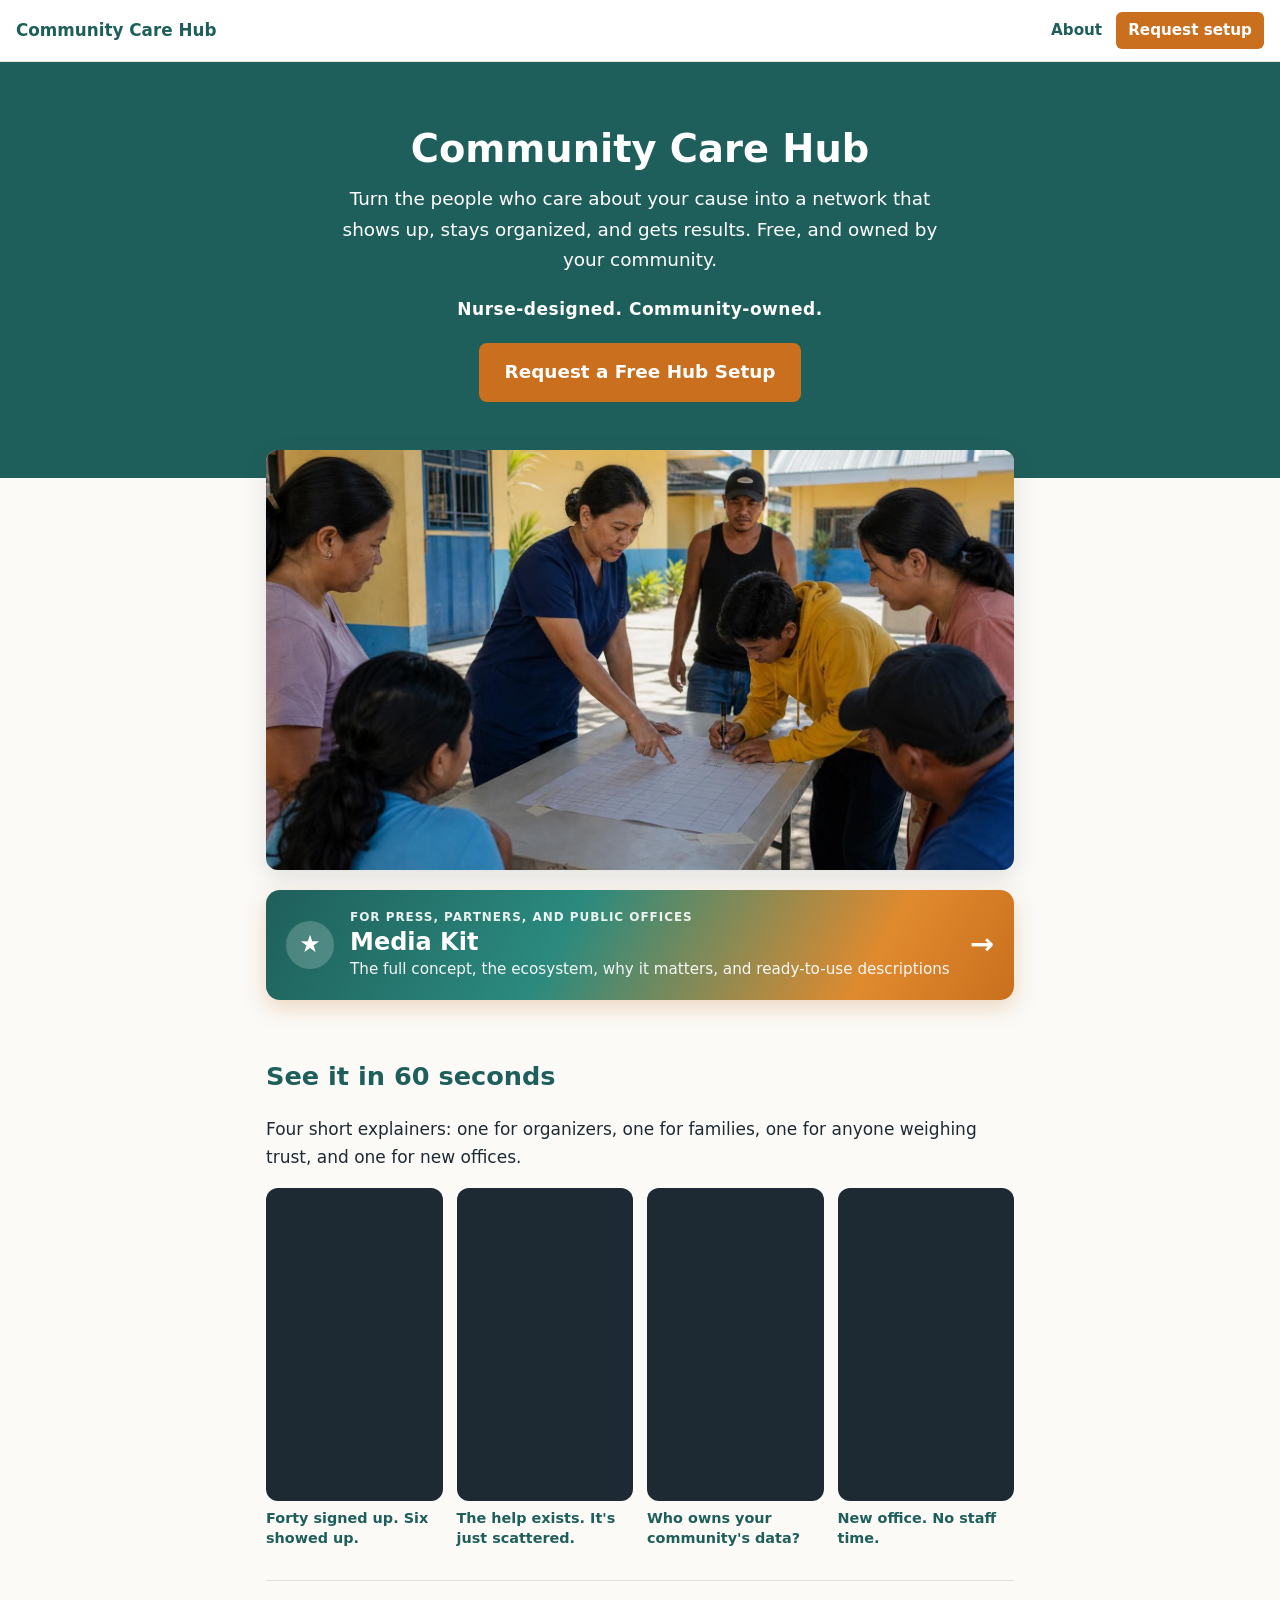
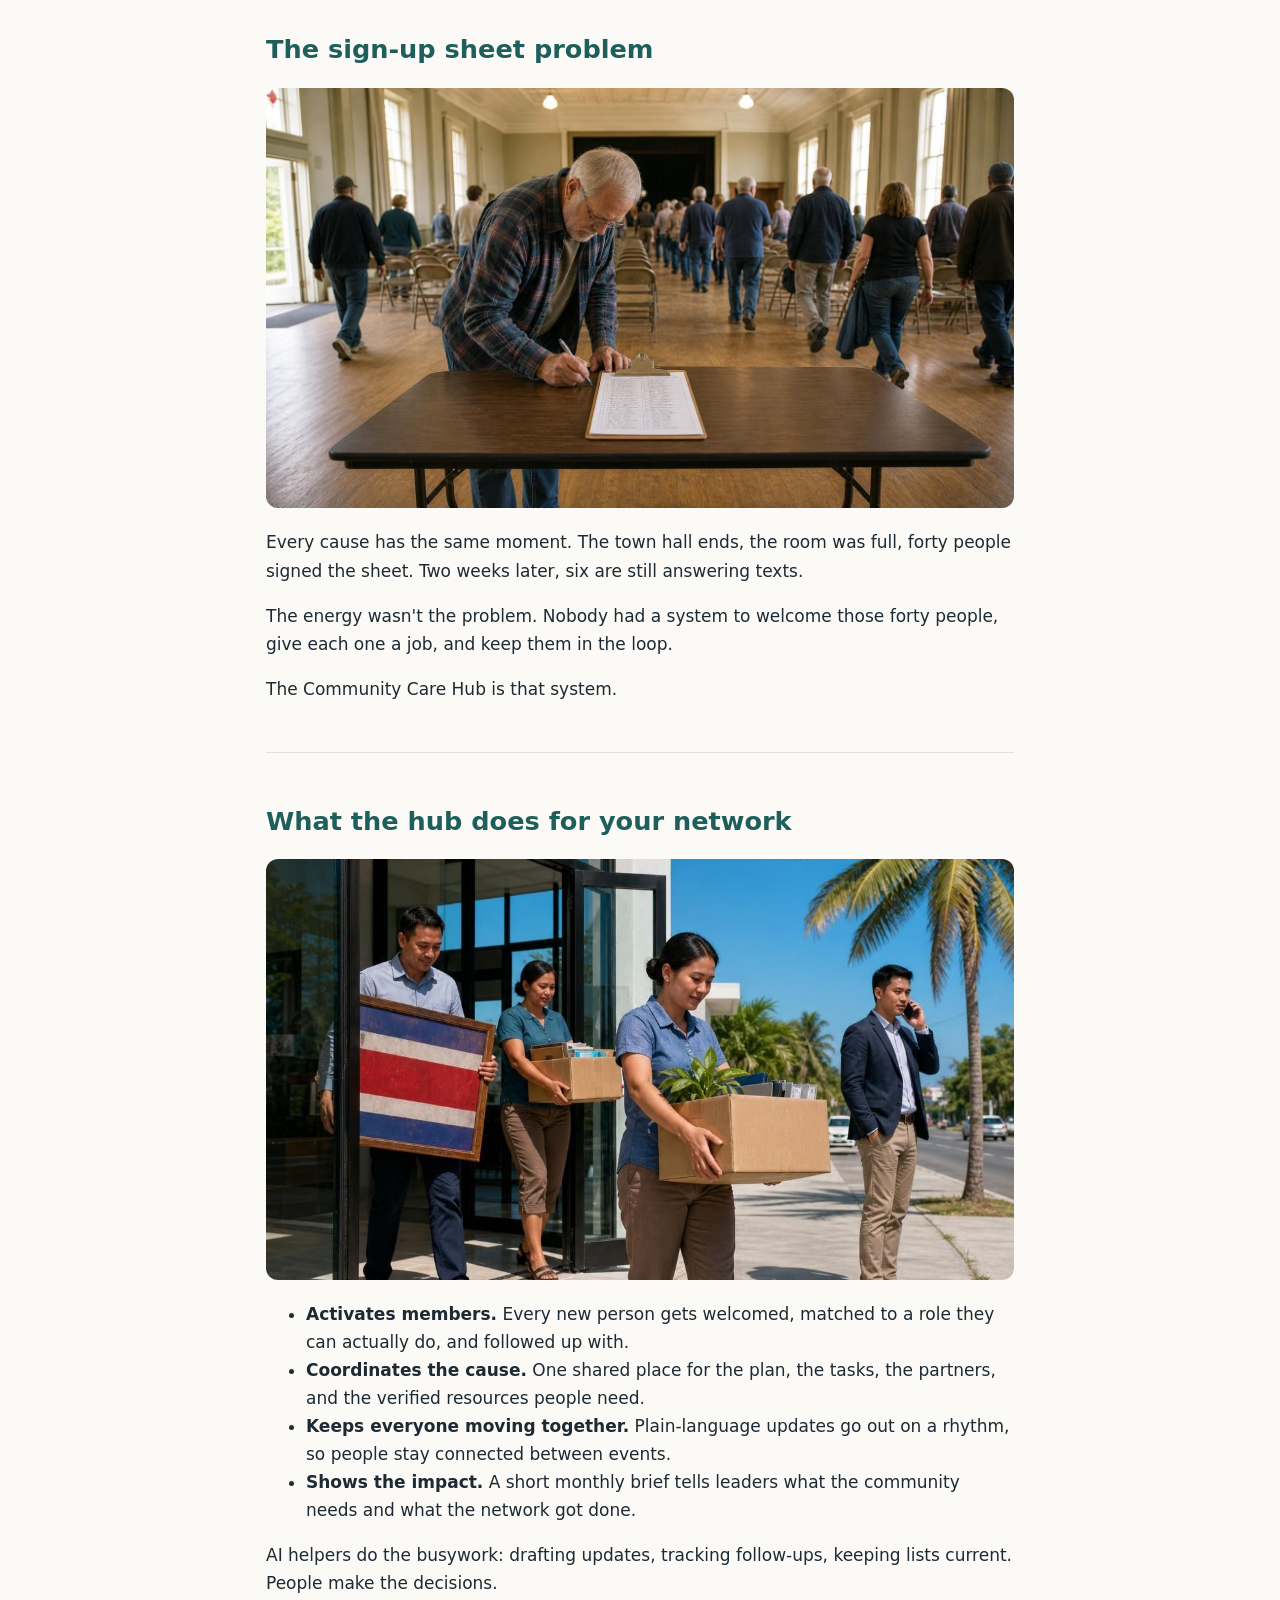
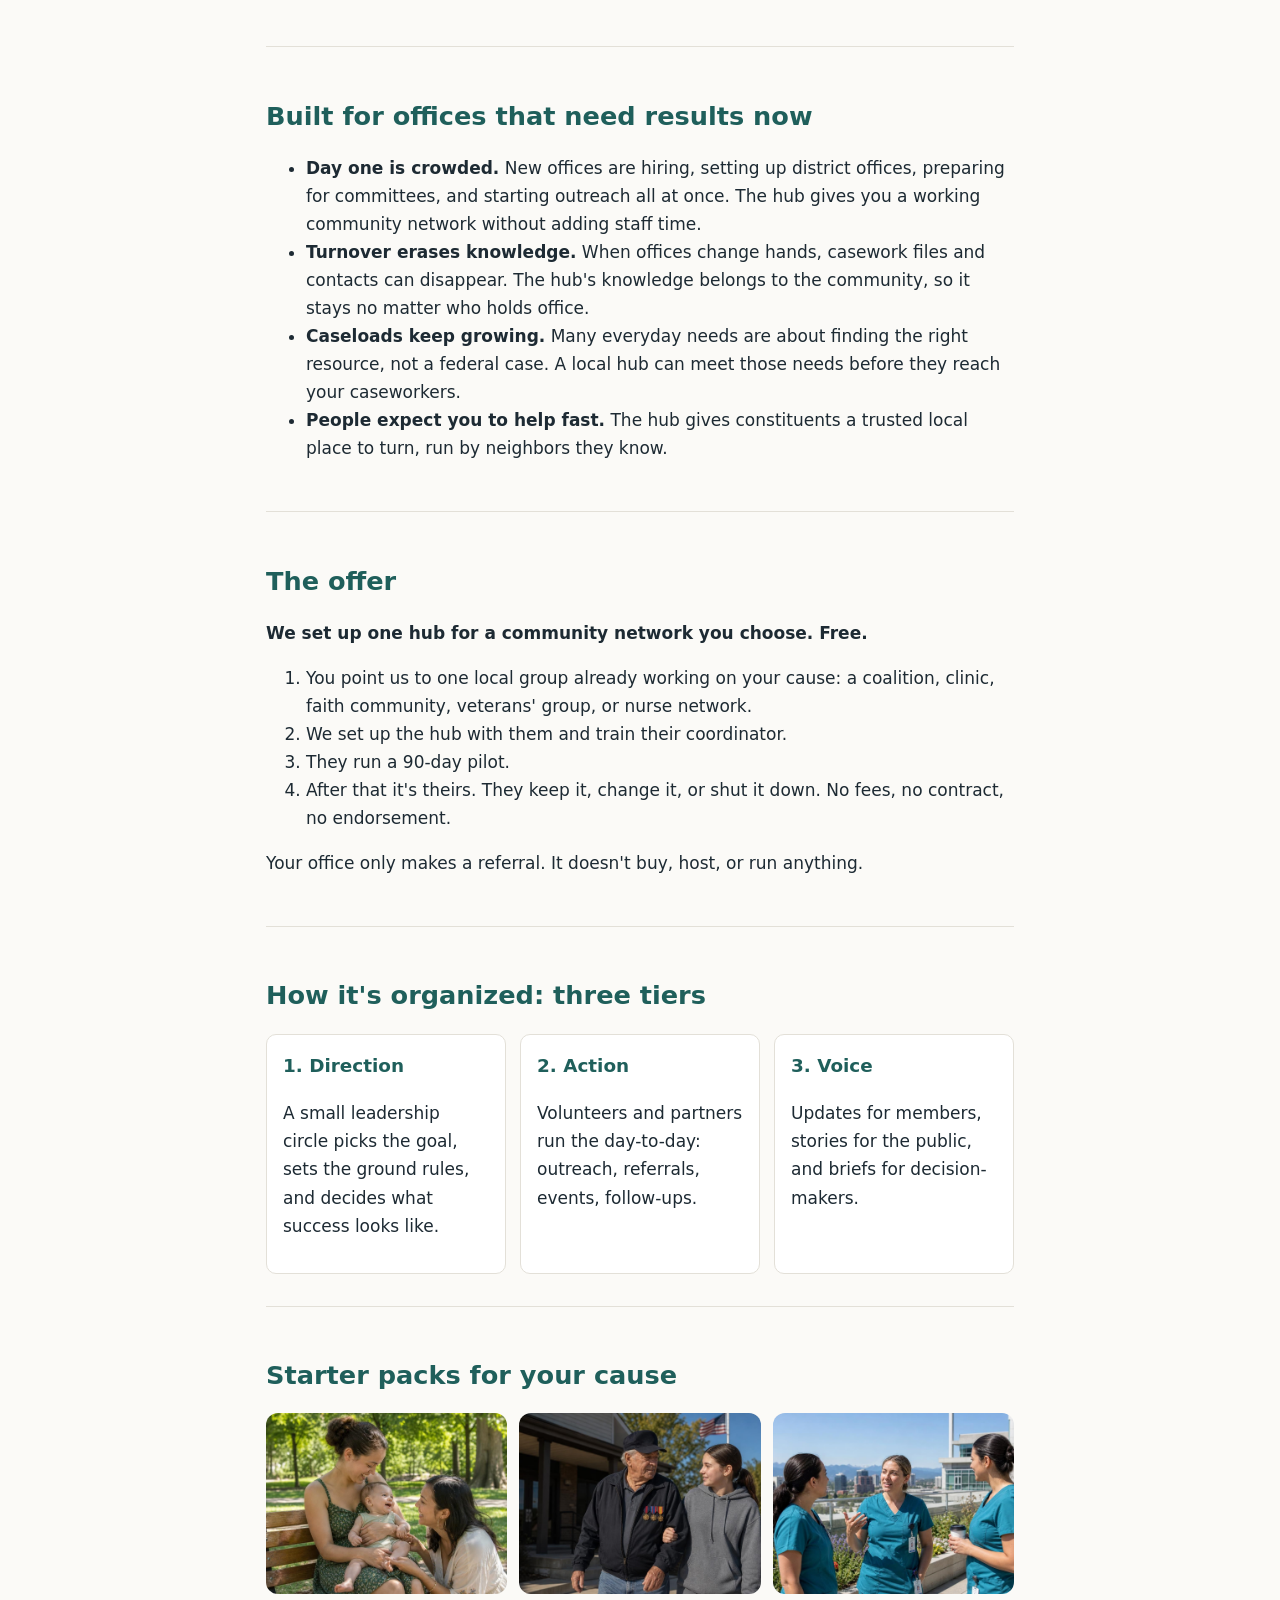
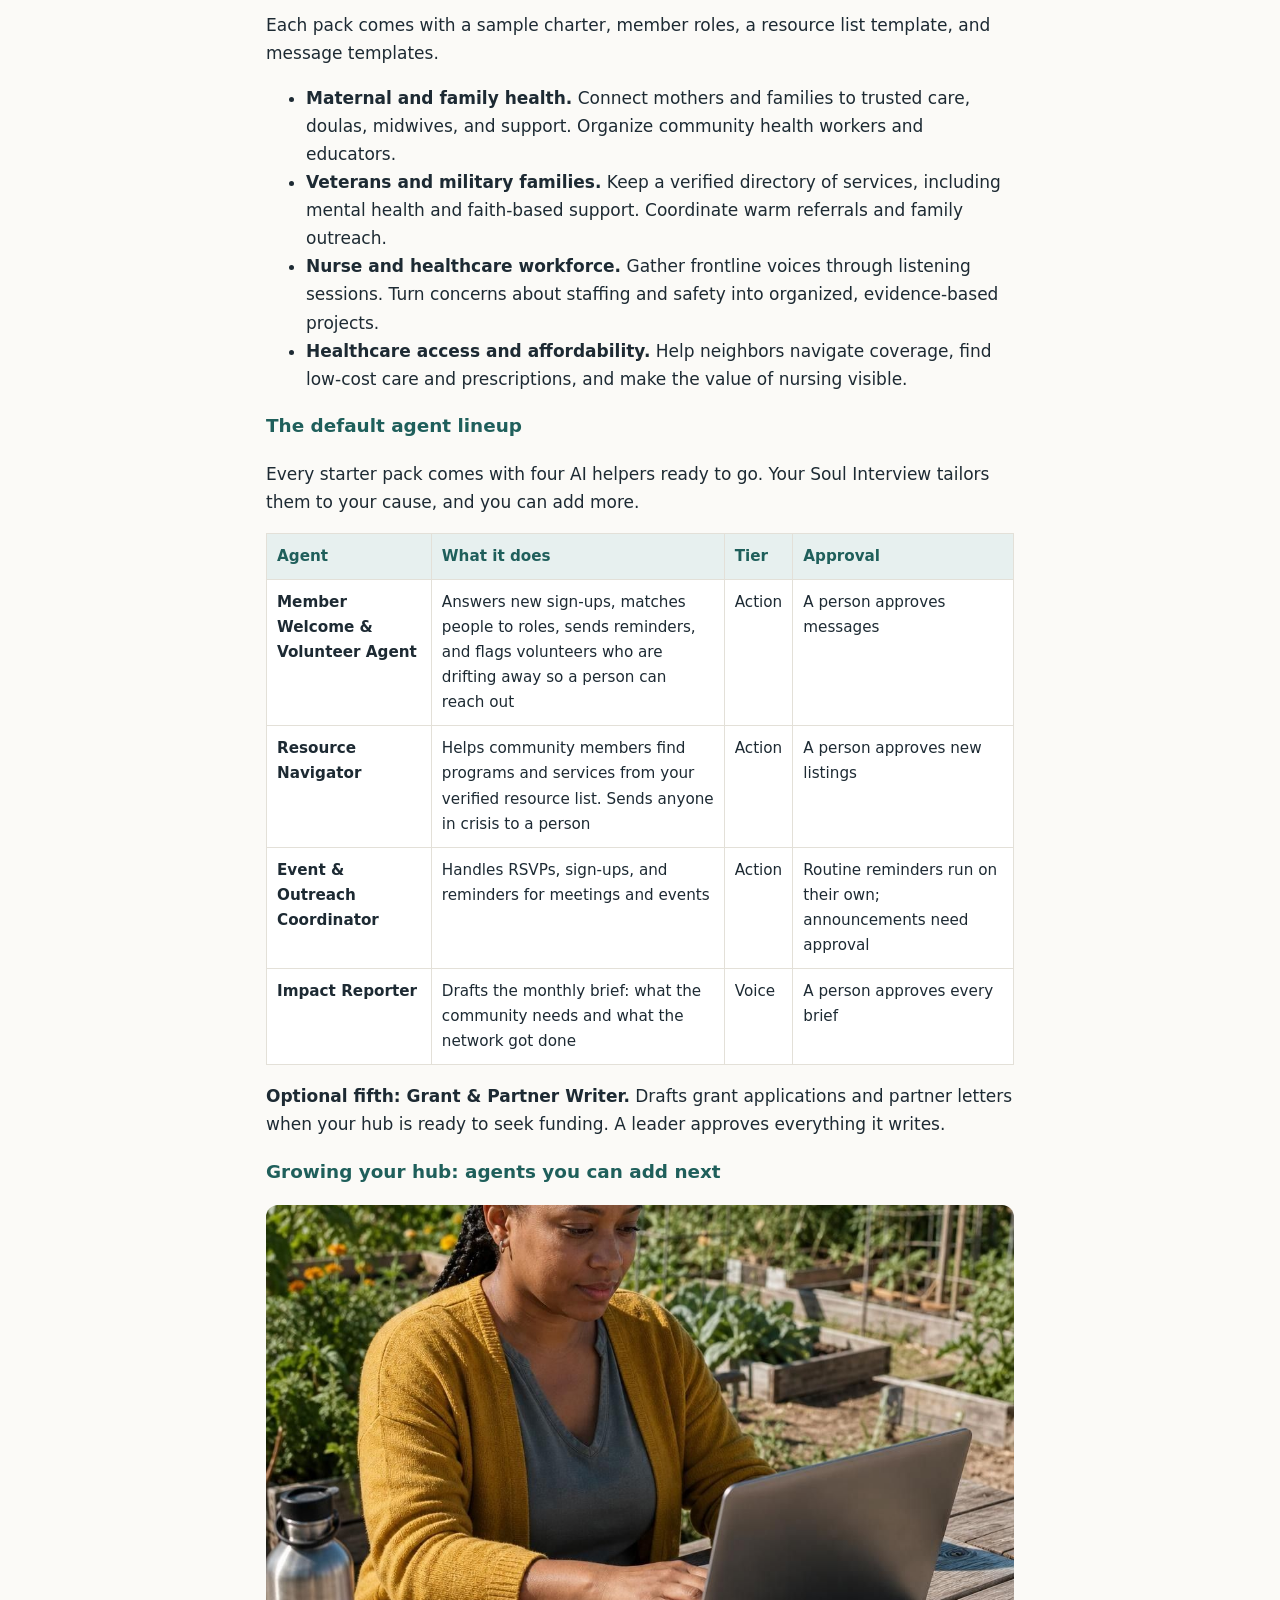
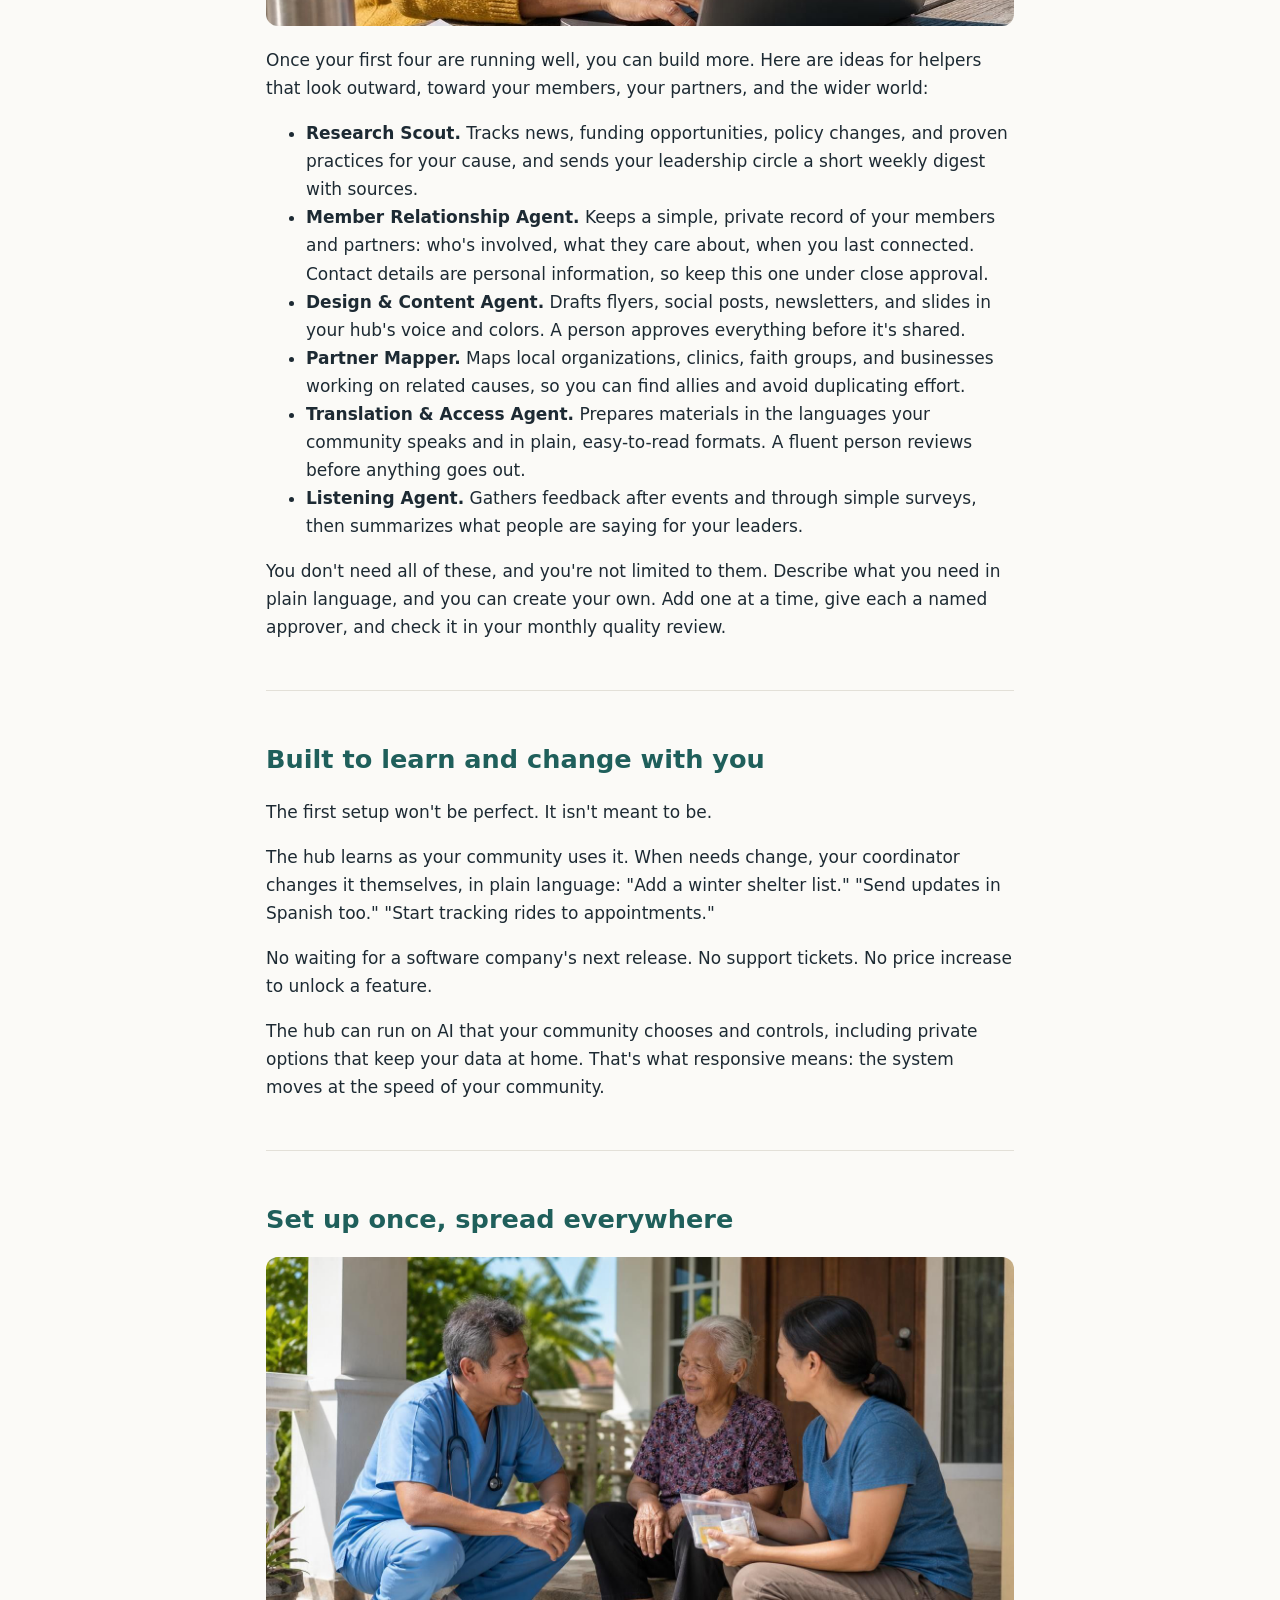
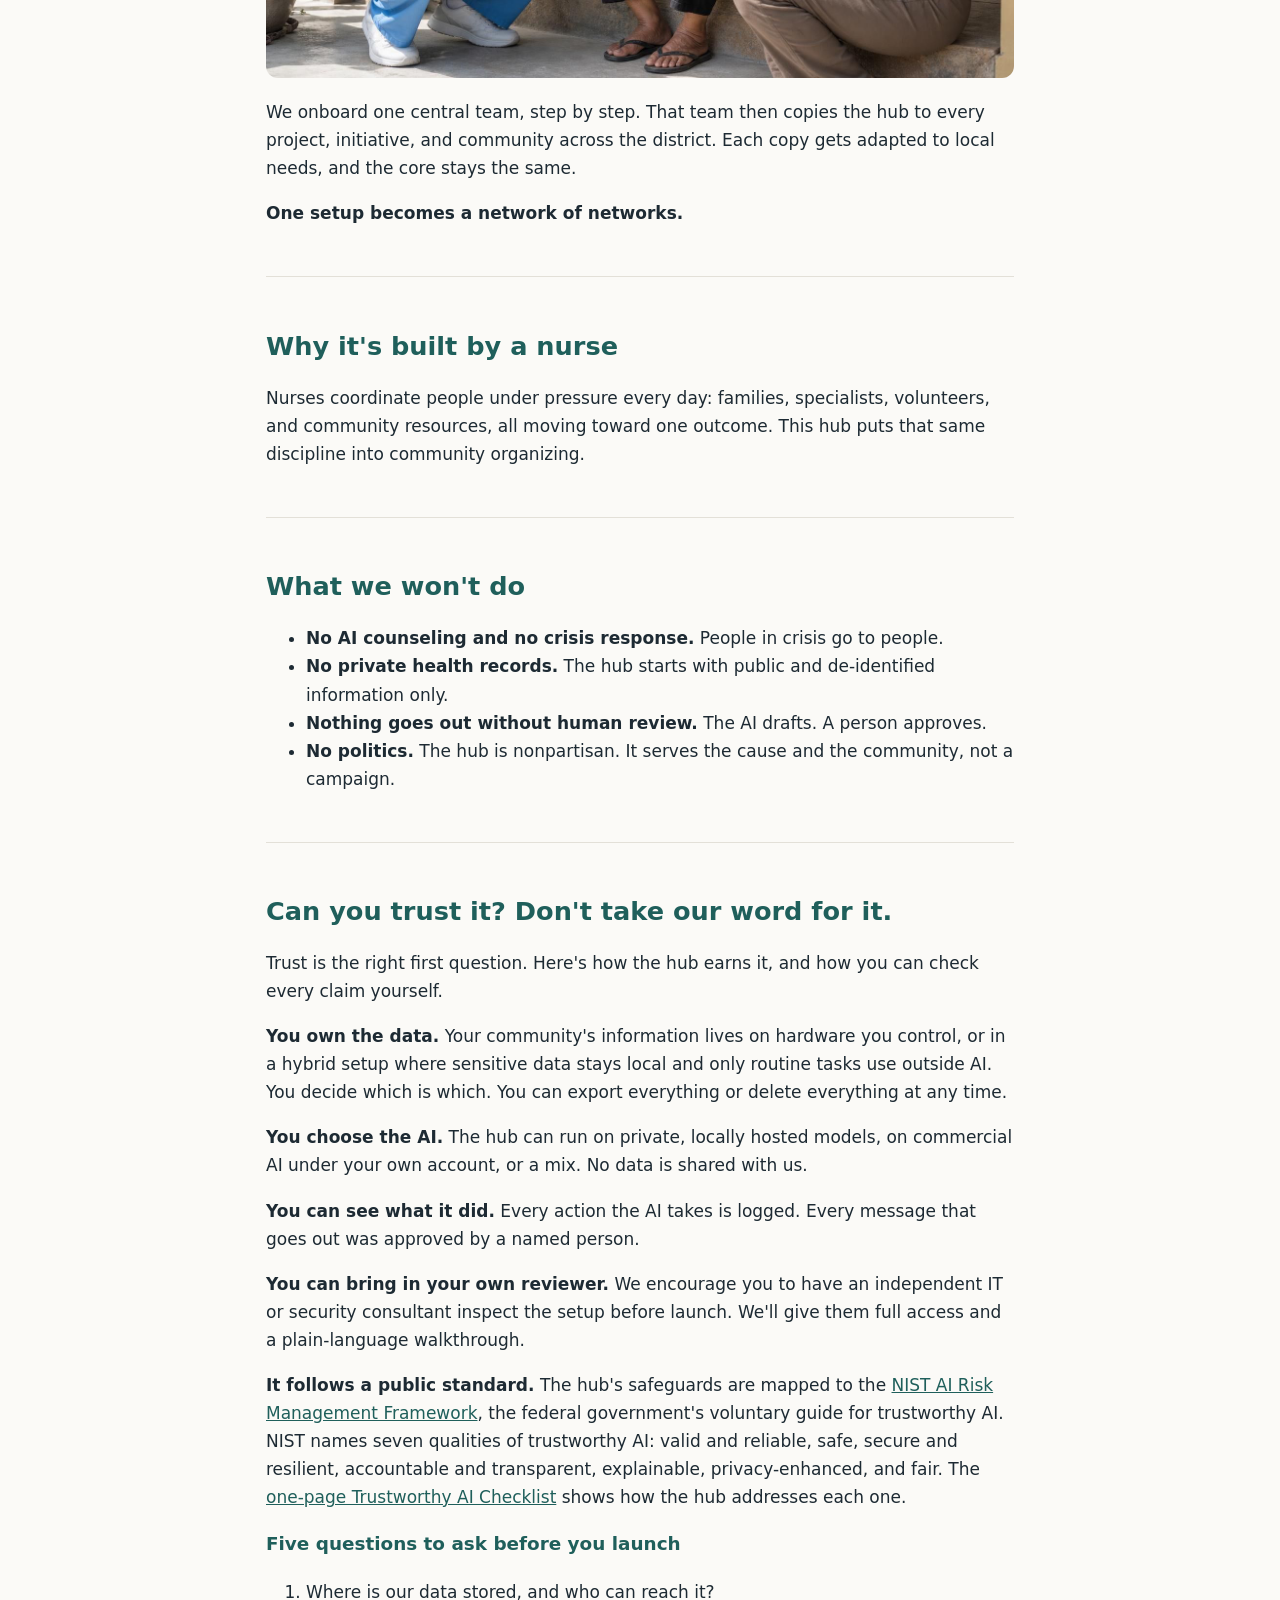
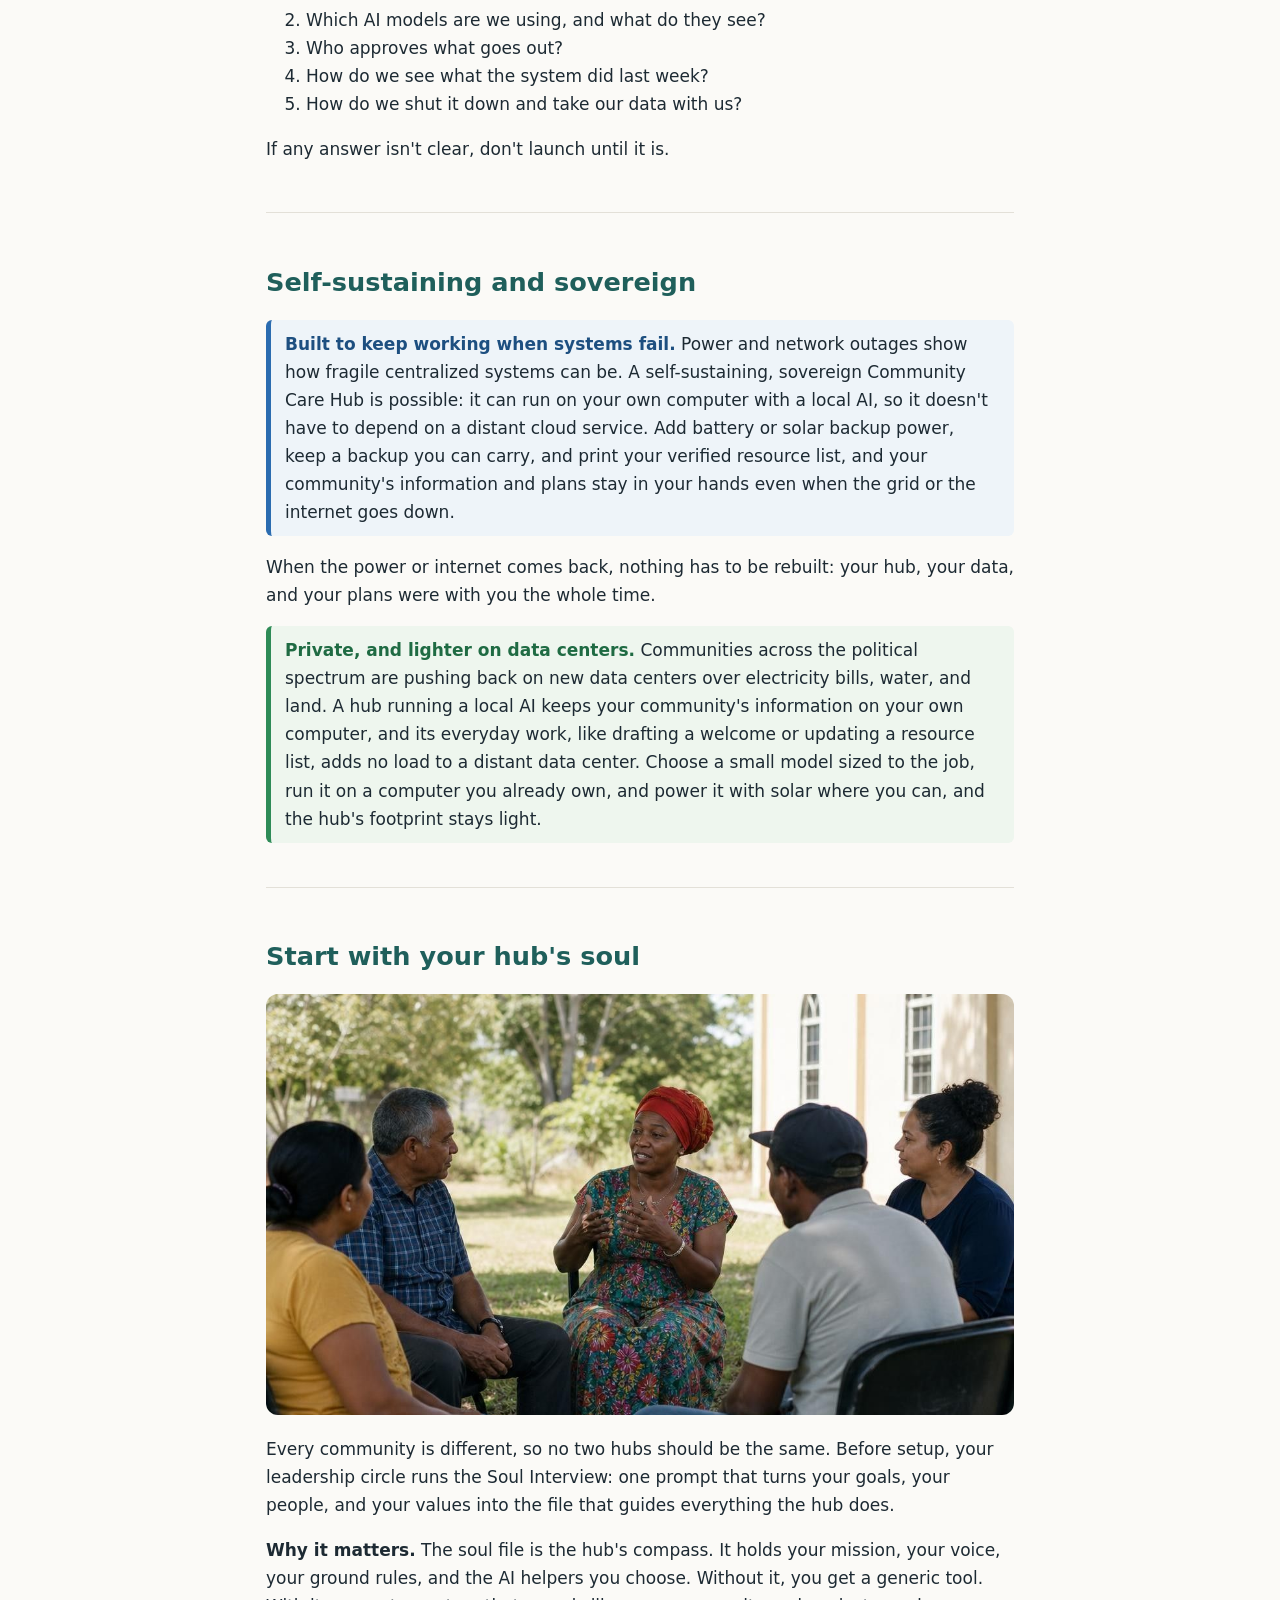
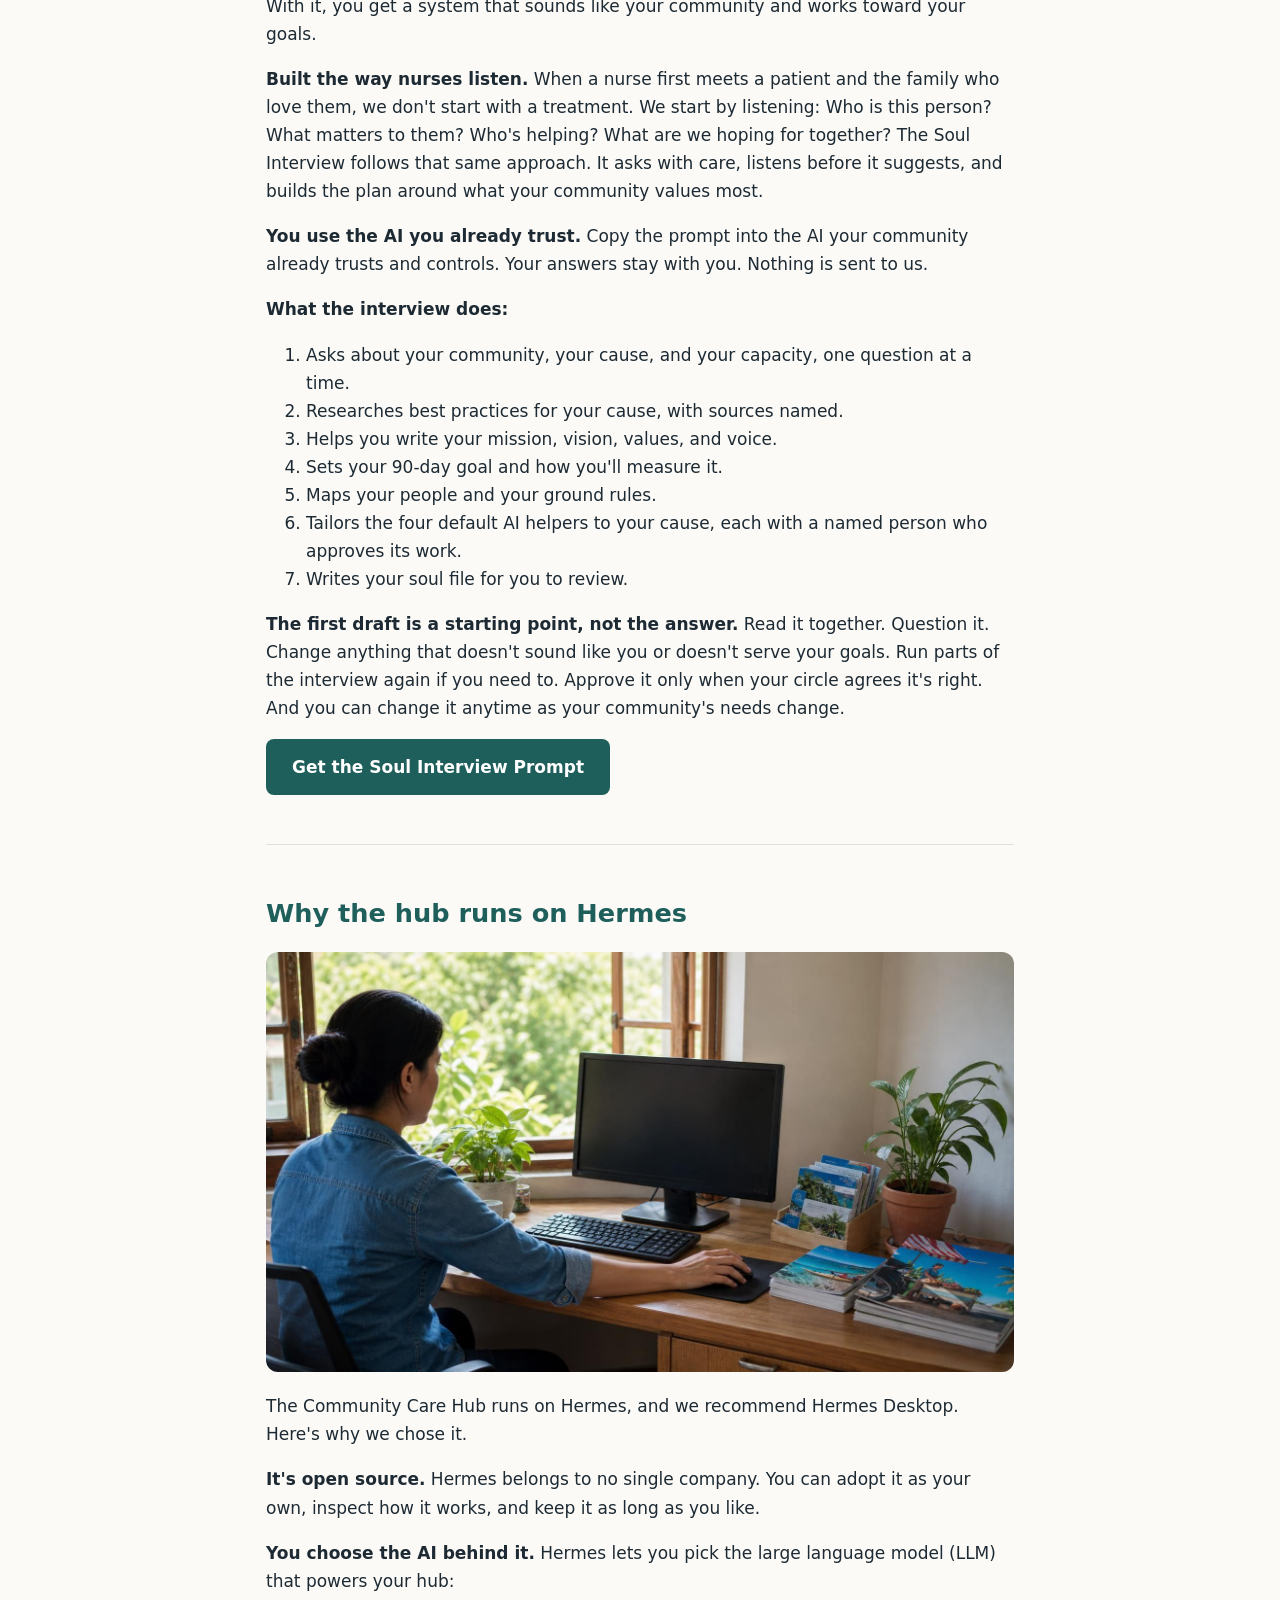
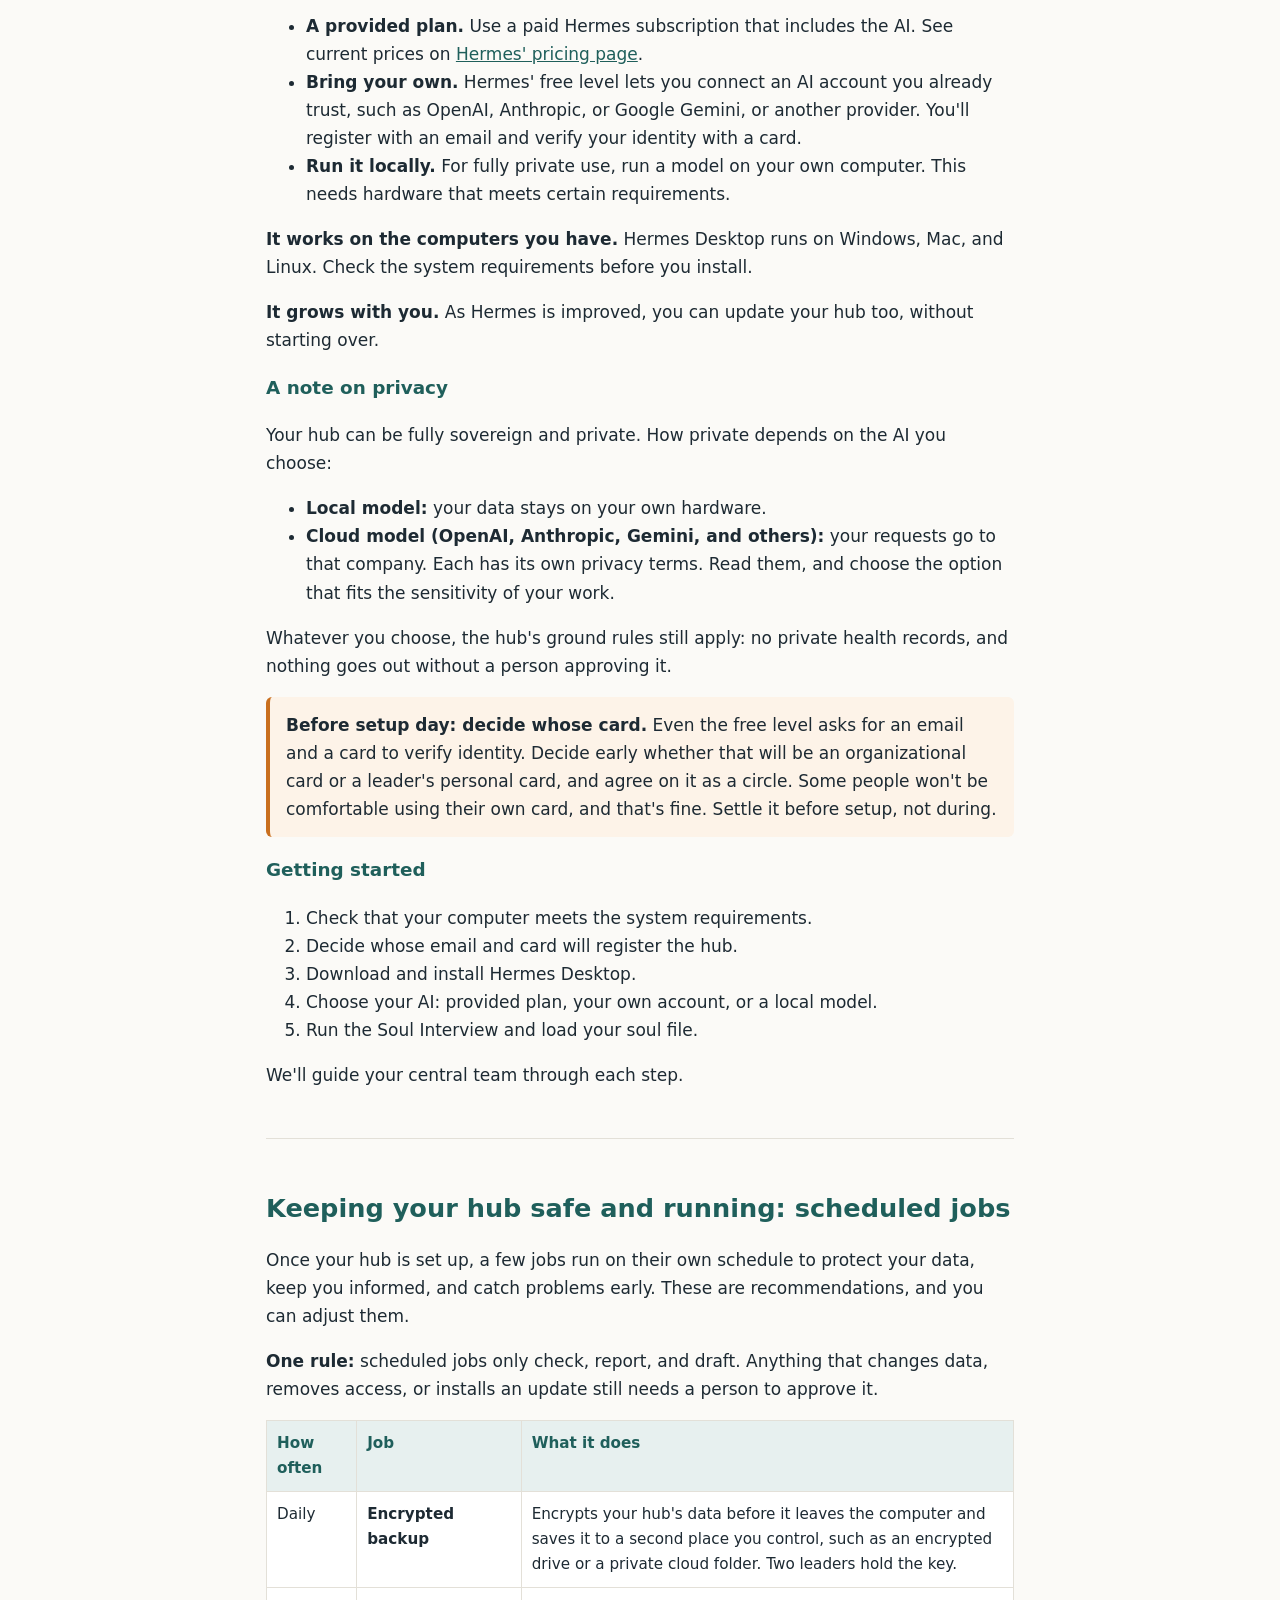
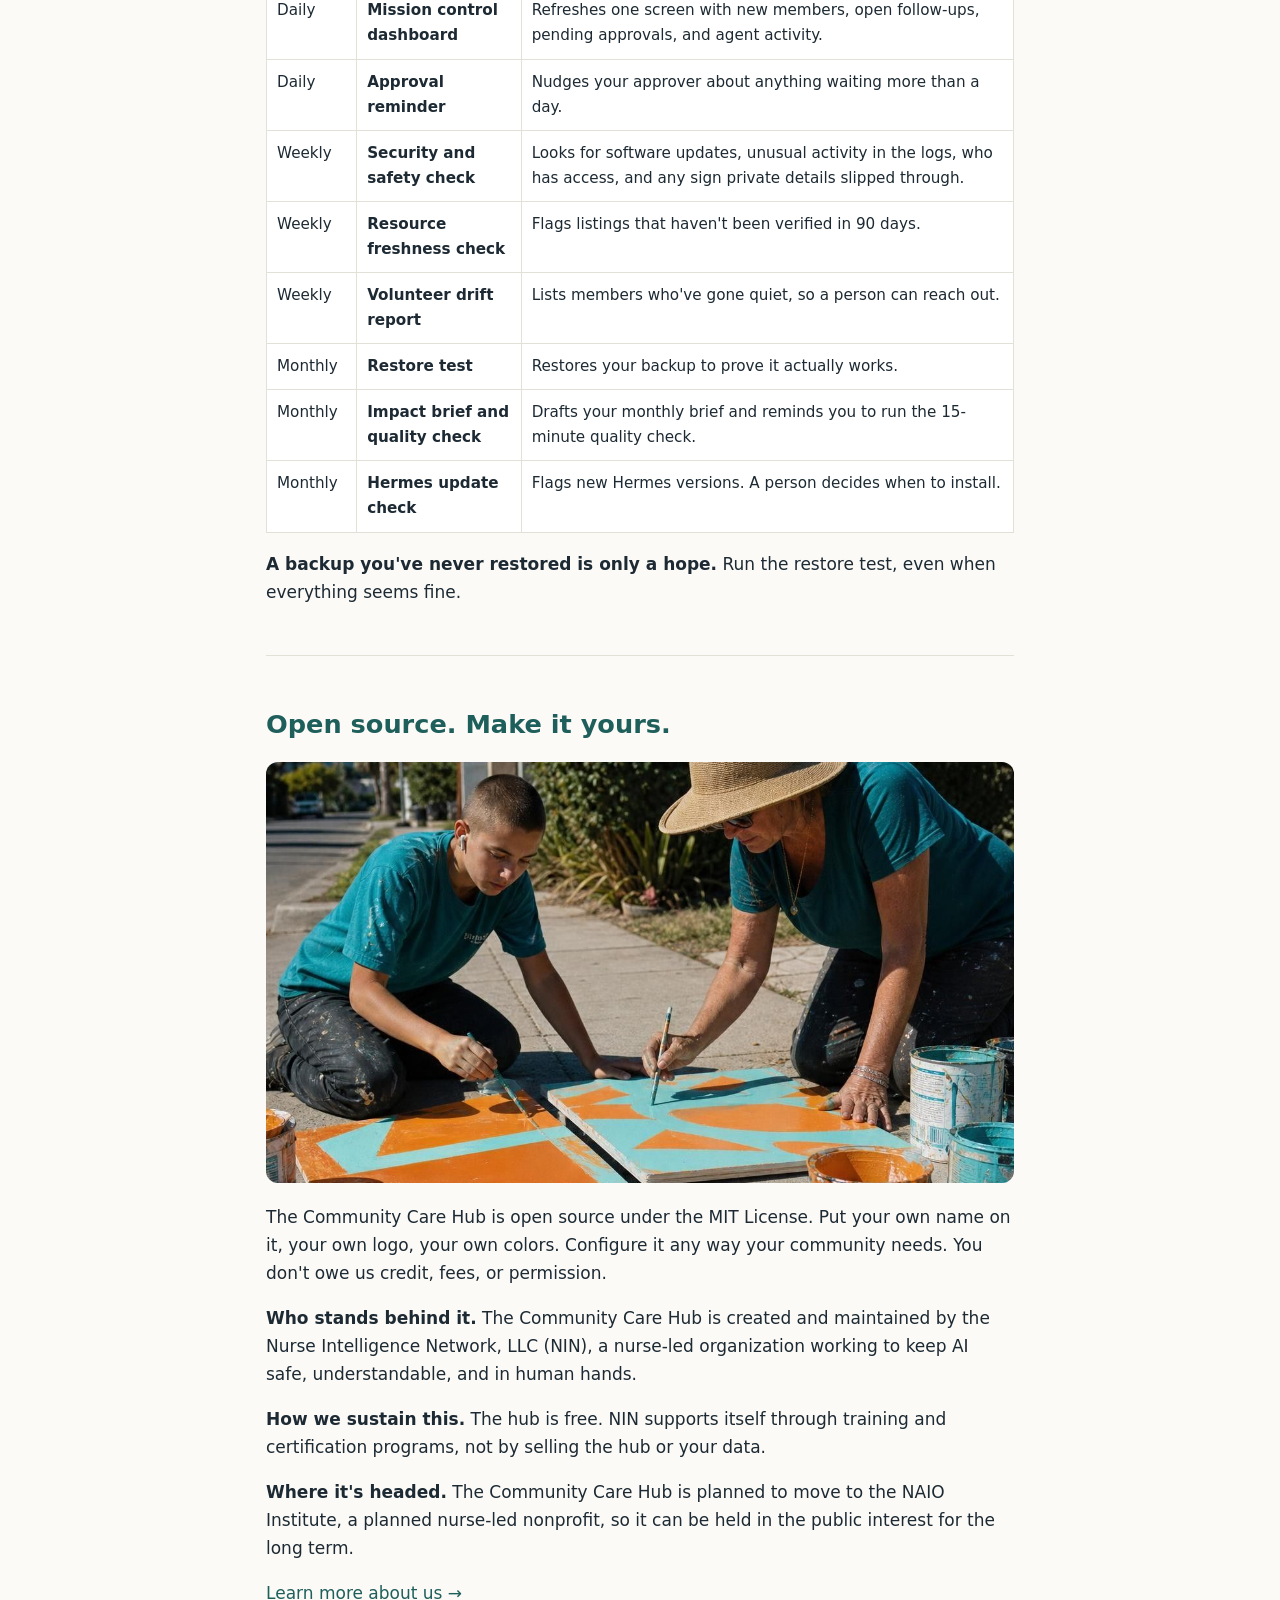
<file: index.html>
<!DOCTYPE html>
<html lang="en"><head><meta charset="utf-8"><meta name="viewport" content="width=device-width,initial-scale=1">
<title>Community Care Hub</title>
<meta name="description" content="A free, open-source, nurse-designed system that helps community networks activate members, coordinate causes, and show impact.">
<link rel="canonical" href="https://nurse-ai-os.org/community-care-hub/">
<link rel="stylesheet" href="style.css">
</head><body>
<nav><a href="index.html" class="brand">Community Care Hub</a><span><a href="about.html">About</a><a href="https://form.jotform.com/263173142192048" class="navbtn">Request setup</a></span></nav>
<header><h1>Community Care Hub</h1><p>Turn the people who care about your cause into a network that shows up, stays organized, and gets results. Free, and owned by your community.</p><div class="tag">Nurse-designed. Community-owned.</div><p><a class="btn" href="https://form.jotform.com/263173142192048">Request a Free Hub Setup</a></p></header>
<main>
<figure class="fig hero-fig"><img src="images/01M7H0XYZKWJ7RZS649QMJB5NX.jpg" alt="" loading="eager" decoding="async"></figure>

<a class="mk-banner" href="media-kit.html"><span class="mk-icon" aria-hidden="true">&#9733;</span><span class="mk-text"><span class="mk-kicker">For press, partners, and public offices</span><b>Media Kit</b><span class="mk-sub">The full concept, the ecosystem, why it matters, and ready-to-use descriptions</span></span><span class="mk-go" aria-hidden="true">&rarr;</span></a>
<section id="videos"><h2>See it in 60 seconds</h2><p>Four short explainers: one for organizers, one for families, one for anyone weighing trust, and one for new offices.</p><div class="vid-grid"><figure class="vid"><div class="vid-frame"><iframe src="https://www.youtube-nocookie.com/embed/Hn6Su6LPyv4?rel=0&amp;playsinline=1" title="Forty signed up. Six showed up." loading="lazy" allow="accelerometer; encrypted-media; gyroscope; picture-in-picture; web-share" allowfullscreen></iframe></div><figcaption>Forty signed up. Six showed up.</figcaption></figure><figure class="vid"><div class="vid-frame"><iframe src="https://www.youtube-nocookie.com/embed/Qy-P-Us08YU?rel=0&amp;playsinline=1" title="The help exists. It's just scattered." loading="lazy" allow="accelerometer; encrypted-media; gyroscope; picture-in-picture; web-share" allowfullscreen></iframe></div><figcaption>The help exists. It's just scattered.</figcaption></figure><figure class="vid"><div class="vid-frame"><iframe src="https://www.youtube-nocookie.com/embed/MwoxgPl7WlI?rel=0&amp;playsinline=1" title="Who owns your community's data?" loading="lazy" allow="accelerometer; encrypted-media; gyroscope; picture-in-picture; web-share" allowfullscreen></iframe></div><figcaption>Who owns your community's data?</figcaption></figure><figure class="vid"><div class="vid-frame"><iframe src="https://www.youtube-nocookie.com/embed/R_rf4D61FCE?rel=0&amp;playsinline=1" title="New office. No staff time." loading="lazy" allow="accelerometer; encrypted-media; gyroscope; picture-in-picture; web-share" allowfullscreen></iframe></div><figcaption>New office. No staff time.</figcaption></figure></div></section>

<section><h2>The sign-up sheet problem</h2><figure class="fig"><img src="images/01M7H13JYPA5NB960D5NVVS5DB.jpg" alt="" loading="lazy" decoding="async"></figure><p>Every cause has the same moment. The town hall ends, the room was full, forty people signed the sheet. Two weeks later, six are still answering texts.</p><p>The energy wasn't the problem. Nobody had a system to welcome those forty people, give each one a job, and keep them in the loop.</p><p>The Community Care Hub is that system.</p></section>

<section><h2>What the hub does for your network</h2><figure class="fig"><img src="images/01M7H13Z281QR9WJCR9VKZ59QZ.jpg" alt="" loading="lazy" decoding="async"></figure><ul><li><b>Activates members.</b> Every new person gets welcomed, matched to a role they can actually do, and followed up with.</li><li><b>Coordinates the cause.</b> One shared place for the plan, the tasks, the partners, and the verified resources people need.</li><li><b>Keeps everyone moving together.</b> Plain-language updates go out on a rhythm, so people stay connected between events.</li><li><b>Shows the impact.</b> A short monthly brief tells leaders what the community needs and what the network got done.</li></ul><p>AI helpers do the busywork: drafting updates, tracking follow-ups, keeping lists current. People make the decisions.</p></section>

<section><h2>Built for offices that need results now</h2><ul><li><b>Day one is crowded.</b> New offices are hiring, setting up district offices, preparing for committees, and starting outreach all at once. The hub gives you a working community network without adding staff time.</li><li><b>Turnover erases knowledge.</b> When offices change hands, casework files and contacts can disappear. The hub's knowledge belongs to the community, so it stays no matter who holds office.</li><li><b>Caseloads keep growing.</b> Many everyday needs are about finding the right resource, not a federal case. A local hub can meet those needs before they reach your caseworkers.</li><li><b>People expect you to help fast.</b> The hub gives constituents a trusted local place to turn, run by neighbors they know.</li></ul></section>

<section><h2>The offer</h2><p><b>We set up one hub for a community network you choose. Free.</b></p><ol><li>You point us to one local group already working on your cause: a coalition, clinic, faith community, veterans' group, or nurse network.</li><li>We set up the hub with them and train their coordinator.</li><li>They run a 90-day pilot.</li><li>After that it's theirs. They keep it, change it, or shut it down. No fees, no contract, no endorsement.</li></ol><p>Your office only makes a referral. It doesn't buy, host, or run anything.</p></section>

<section><h2>How it's organized: three tiers</h2><div class="tiers"><div><h3>1. Direction</h3><p>A small leadership circle picks the goal, sets the ground rules, and decides what success looks like.</p></div><div><h3>2. Action</h3><p>Volunteers and partners run the day-to-day: outreach, referrals, events, follow-ups.</p></div><div><h3>3. Voice</h3><p>Updates for members, stories for the public, and briefs for decision-makers.</p></div></div></section>

<section><h2>Starter packs for your cause</h2><div class="fig-row"><figure class="fig"><img src="images/01M7H0YJXHC15FVYQXVQ5NQPAE.jpg" alt="" loading="lazy" decoding="async"></figure><figure class="fig"><img src="images/01M7H0YM9X5HQ437ZZJ6SC8H45.jpg" alt="" loading="lazy" decoding="async"></figure><figure class="fig"><img src="images/01M7H0YHXGF9540RNBCSYXX4JS.jpg" alt="" loading="lazy" decoding="async"></figure></div><p>Each pack comes with a sample charter, member roles, a resource list template, and message templates.</p><ul><li><b>Maternal and family health.</b> Connect mothers and families to trusted care, doulas, midwives, and support. Organize community health workers and educators.</li><li><b>Veterans and military families.</b> Keep a verified directory of services, including mental health and faith-based support. Coordinate warm referrals and family outreach.</li><li><b>Nurse and healthcare workforce.</b> Gather frontline voices through listening sessions. Turn concerns about staffing and safety into organized, evidence-based projects.</li><li><b>Healthcare access and affordability.</b> Help neighbors navigate coverage, find low-cost care and prescriptions, and make the value of nursing visible.</li></ul>
<h3>The default agent lineup</h3><p>Every starter pack comes with four AI helpers ready to go. Your Soul Interview tailors them to your cause, and you can add more.</p>
<div class="tablewrap"><table><thead><tr><th>Agent</th><th>What it does</th><th>Tier</th><th>Approval</th></tr></thead><tbody>
<tr><td><b>Member Welcome &amp; Volunteer Agent</b></td><td>Answers new sign-ups, matches people to roles, sends reminders, and flags volunteers who are drifting away so a person can reach out</td><td>Action</td><td>A person approves messages</td></tr>
<tr><td><b>Resource Navigator</b></td><td>Helps community members find programs and services from your verified resource list. Sends anyone in crisis to a person</td><td>Action</td><td>A person approves new listings</td></tr>
<tr><td><b>Event &amp; Outreach Coordinator</b></td><td>Handles RSVPs, sign-ups, and reminders for meetings and events</td><td>Action</td><td>Routine reminders run on their own; announcements need approval</td></tr>
<tr><td><b>Impact Reporter</b></td><td>Drafts the monthly brief: what the community needs and what the network got done</td><td>Voice</td><td>A person approves every brief</td></tr>
</tbody></table></div>
<p><b>Optional fifth: Grant &amp; Partner Writer.</b> Drafts grant applications and partner letters when your hub is ready to seek funding. A leader approves everything it writes.</p>
<h3>Growing your hub: agents you can add next</h3><figure class="fig"><img src="images/01M7H0Z6VM7NMA0CM9G7AR0N8F.jpg" alt="" loading="lazy" decoding="async"></figure><p>Once your first four are running well, you can build more. Here are ideas for helpers that look outward, toward your members, your partners, and the wider world:</p><ul><li><b>Research Scout.</b> Tracks news, funding opportunities, policy changes, and proven practices for your cause, and sends your leadership circle a short weekly digest with sources.</li><li><b>Member Relationship Agent.</b> Keeps a simple, private record of your members and partners: who's involved, what they care about, when you last connected. Contact details are personal information, so keep this one under close approval.</li><li><b>Design &amp; Content Agent.</b> Drafts flyers, social posts, newsletters, and slides in your hub's voice and colors. A person approves everything before it's shared.</li><li><b>Partner Mapper.</b> Maps local organizations, clinics, faith groups, and businesses working on related causes, so you can find allies and avoid duplicating effort.</li><li><b>Translation &amp; Access Agent.</b> Prepares materials in the languages your community speaks and in plain, easy-to-read formats. A fluent person reviews before anything goes out.</li><li><b>Listening Agent.</b> Gathers feedback after events and through simple surveys, then summarizes what people are saying for your leaders.</li></ul><p>You don't need all of these, and you're not limited to them. Describe what you need in plain language, and you can create your own. Add one at a time, give each a named approver, and check it in your monthly quality review.</p></section>

<section><h2>Built to learn and change with you</h2><p>The first setup won't be perfect. It isn't meant to be.</p><p>The hub learns as your community uses it. When needs change, your coordinator changes it themselves, in plain language: "Add a winter shelter list." "Send updates in Spanish too." "Start tracking rides to appointments."</p><p>No waiting for a software company's next release. No support tickets. No price increase to unlock a feature.</p><p>The hub can run on AI that your community chooses and controls, including private options that keep your data at home. That's what responsive means: the system moves at the speed of your community.</p></section>

<section><h2>Set up once, spread everywhere</h2><figure class="fig"><img src="images/01M7H0Z4641840DBYCFJ9FHF6Q.jpg" alt="" loading="lazy" decoding="async"></figure><p>We onboard one central team, step by step. That team then copies the hub to every project, initiative, and community across the district. Each copy gets adapted to local needs, and the core stays the same.</p><p><b>One setup becomes a network of networks.</b></p></section>

<section><h2>Why it's built by a nurse</h2><p>Nurses coordinate people under pressure every day: families, specialists, volunteers, and community resources, all moving toward one outcome. This hub puts that same discipline into community organizing.</p></section>

<section><h2>What we won't do</h2><ul><li><b>No AI counseling and no crisis response.</b> People in crisis go to people.</li><li><b>No private health records.</b> The hub starts with public and de-identified information only.</li><li><b>Nothing goes out without human review.</b> The AI drafts. A person approves.</li><li><b>No politics.</b> The hub is nonpartisan. It serves the cause and the community, not a campaign.</li></ul></section>

<section><h2>Can you trust it? Don't take our word for it.</h2><p>Trust is the right first question. Here's how the hub earns it, and how you can check every claim yourself.</p><p><b>You own the data.</b> Your community's information lives on hardware you control, or in a hybrid setup where sensitive data stays local and only routine tasks use outside AI. You decide which is which. You can export everything or delete everything at any time.</p><p><b>You choose the AI.</b> The hub can run on private, locally hosted models, on commercial AI under your own account, or a mix. No data is shared with us.</p><p><b>You can see what it did.</b> Every action the AI takes is logged. Every message that goes out was approved by a named person.</p><p><b>You can bring in your own reviewer.</b> We encourage you to have an independent IT or security consultant inspect the setup before launch. We'll give them full access and a plain-language walkthrough.</p><p><b>It follows a public standard.</b> The hub's safeguards are mapped to the <a href="https://www.nist.gov/itl/ai-risk-management-framework">NIST AI Risk Management Framework</a>, the federal government's voluntary guide for trustworthy AI. NIST names seven qualities of trustworthy AI: valid and reliable, safe, secure and resilient, accountable and transparent, explainable, privacy-enhanced, and fair. The <a href="checklist.html">one-page Trustworthy AI Checklist</a> shows how the hub addresses each one.</p><h3>Five questions to ask before you launch</h3><ol><li>Where is our data stored, and who can reach it?</li><li>Which AI models are we using, and what do they see?</li><li>Who approves what goes out?</li><li>How do we see what the system did last week?</li><li>How do we shut it down and take our data with us?</li></ol><p>If any answer isn't clear, don't launch until it is.</p></section>

<section><h2>Self-sustaining and sovereign</h2><div class="resilience"><b>Built to keep working when systems fail.</b> Power and network outages show how fragile centralized systems can be. A self-sustaining, sovereign Community Care Hub is possible: it can run on your own computer with a local AI, so it doesn't have to depend on a distant cloud service. Add battery or solar backup power, keep a backup you can carry, and print your verified resource list, and your community's information and plans stay in your hands even when the grid or the internet goes down.</div><p>When the power or internet comes back, nothing has to be rebuilt: your hub, your data, and your plans were with you the whole time.</p><div class="resilience green"><b>Private, and lighter on data centers.</b> Communities across the political spectrum are pushing back on new data centers over electricity bills, water, and land. A hub running a local AI keeps your community's information on your own computer, and its everyday work, like drafting a welcome or updating a resource list, adds no load to a distant data center. Choose a small model sized to the job, run it on a computer you already own, and power it with solar where you can, and the hub's footprint stays light.</div></section>

<section><h2>Start with your hub's soul</h2><figure class="fig"><img src="images/01M7H0ZVREWF8N177BS55F58JK.jpg" alt="" loading="lazy" decoding="async"></figure><p>Every community is different, so no two hubs should be the same. Before setup, your leadership circle runs the Soul Interview: one prompt that turns your goals, your people, and your values into the file that guides everything the hub does.</p><p><b>Why it matters.</b> The soul file is the hub's compass. It holds your mission, your voice, your ground rules, and the AI helpers you choose. Without it, you get a generic tool. With it, you get a system that sounds like your community and works toward your goals.</p><p><b>Built the way nurses listen.</b> When a nurse first meets a patient and the family who love them, we don't start with a treatment. We start by listening: Who is this person? What matters to them? Who's helping? What are we hoping for together? The Soul Interview follows that same approach. It asks with care, listens before it suggests, and builds the plan around what your community values most.</p><p><b>You use the AI you already trust.</b> Copy the prompt into the AI your community already trusts and controls. Your answers stay with you. Nothing is sent to us.</p><p><b>What the interview does:</b></p><ol><li>Asks about your community, your cause, and your capacity, one question at a time.</li><li>Researches best practices for your cause, with sources named.</li><li>Helps you write your mission, vision, values, and voice.</li><li>Sets your 90-day goal and how you'll measure it.</li><li>Maps your people and your ground rules.</li><li>Tailors the four default AI helpers to your cause, each with a named person who approves its work.</li><li>Writes your soul file for you to review.</li></ol><p><b>The first draft is a starting point, not the answer.</b> Read it together. Question it. Change anything that doesn't sound like you or doesn't serve your goals. Run parts of the interview again if you need to. Approve it only when your circle agrees it's right. And you can change it anytime as your community's needs change.</p><p><a class="btn alt" href="soul-interview-prompt.md">Get the Soul Interview Prompt</a></p></section>

<section><h2>Why the hub runs on Hermes</h2><figure class="fig"><img src="images/01M7H0ZY7N64KDGZRA67JTG58F.jpg" alt="" loading="lazy" decoding="async"></figure><p>The Community Care Hub runs on Hermes, and we recommend Hermes Desktop. Here's why we chose it.</p><p><b>It's open source.</b> Hermes belongs to no single company. You can adopt it as your own, inspect how it works, and keep it as long as you like.</p><p><b>You choose the AI behind it.</b> Hermes lets you pick the large language model (LLM) that powers your hub:</p><ul><li><b>A provided plan.</b> Use a paid Hermes subscription that includes the AI. See current prices on <a href="https://portal.nousresearch.com/manage-subscription">Hermes' pricing page</a>.</li><li><b>Bring your own.</b> Hermes' free level lets you connect an AI account you already trust, such as OpenAI, Anthropic, or Google Gemini, or another provider. You'll register with an email and verify your identity with a card.</li><li><b>Run it locally.</b> For fully private use, run a model on your own computer. This needs hardware that meets certain requirements.</li></ul><p><b>It works on the computers you have.</b> Hermes Desktop runs on Windows, Mac, and Linux. Check the system requirements before you install.</p><p><b>It grows with you.</b> As Hermes is improved, you can update your hub too, without starting over.</p><h3>A note on privacy</h3><p>Your hub can be fully sovereign and private. How private depends on the AI you choose:</p><ul><li><b>Local model:</b> your data stays on your own hardware.</li><li><b>Cloud model (OpenAI, Anthropic, Gemini, and others):</b> your requests go to that company. Each has its own privacy terms. Read them, and choose the option that fits the sensitivity of your work.</li></ul><p>Whatever you choose, the hub's ground rules still apply: no private health records, and nothing goes out without a person approving it.</p><div class="note"><b>Before setup day: decide whose card.</b> Even the free level asks for an email and a card to verify identity. Decide early whether that will be an organizational card or a leader's personal card, and agree on it as a circle. Some people won't be comfortable using their own card, and that's fine. Settle it before setup, not during.</div><h3>Getting started</h3><ol><li>Check that your computer meets the system requirements.</li><li>Decide whose email and card will register the hub.</li><li>Download and install Hermes Desktop.</li><li>Choose your AI: provided plan, your own account, or a local model.</li><li>Run the Soul Interview and load your soul file.</li></ol><p>We'll guide your central team through each step.</p></section>

<section><h2>Keeping your hub safe and running: scheduled jobs</h2><p>Once your hub is set up, a few jobs run on their own schedule to protect your data, keep you informed, and catch problems early. These are recommendations, and you can adjust them.</p><p><b>One rule:</b> scheduled jobs only check, report, and draft. Anything that changes data, removes access, or installs an update still needs a person to approve it.</p>
<div class="tablewrap"><table><thead><tr><th>How often</th><th>Job</th><th>What it does</th></tr></thead><tbody>
<tr><td>Daily</td><td><b>Encrypted backup</b></td><td>Encrypts your hub's data before it leaves the computer and saves it to a second place you control, such as an encrypted drive or a private cloud folder. Two leaders hold the key.</td></tr>
<tr><td>Daily</td><td><b>Mission control dashboard</b></td><td>Refreshes one screen with new members, open follow-ups, pending approvals, and agent activity.</td></tr>
<tr><td>Daily</td><td><b>Approval reminder</b></td><td>Nudges your approver about anything waiting more than a day.</td></tr>
<tr><td>Weekly</td><td><b>Security and safety check</b></td><td>Looks for software updates, unusual activity in the logs, who has access, and any sign private details slipped through.</td></tr>
<tr><td>Weekly</td><td><b>Resource freshness check</b></td><td>Flags listings that haven't been verified in 90 days.</td></tr>
<tr><td>Weekly</td><td><b>Volunteer drift report</b></td><td>Lists members who've gone quiet, so a person can reach out.</td></tr>
<tr><td>Monthly</td><td><b>Restore test</b></td><td>Restores your backup to prove it actually works.</td></tr>
<tr><td>Monthly</td><td><b>Impact brief and quality check</b></td><td>Drafts your monthly brief and reminds you to run the 15-minute quality check.</td></tr>
<tr><td>Monthly</td><td><b>Hermes update check</b></td><td>Flags new Hermes versions. A person decides when to install.</td></tr>
</tbody></table></div>
<p><b>A backup you've never restored is only a hope.</b> Run the restore test, even when everything seems fine.</p></section>

<section><h2>Open source. Make it yours.</h2><figure class="fig"><img src="images/01M7H10KYC1AV9Q7B001V75NPJ.jpg" alt="" loading="lazy" decoding="async"></figure><p>The Community Care Hub is open source under the MIT License. Put your own name on it, your own logo, your own colors. Configure it any way your community needs. You don't owe us credit, fees, or permission.</p><p><b>Who stands behind it.</b> The Community Care Hub is created and maintained by the Nurse Intelligence Network, LLC (NIN), a nurse-led organization working to keep AI safe, understandable, and in human hands.</p><p><b>How we sustain this.</b> The hub is free. NIN supports itself through training and certification programs, not by selling the hub or your data.</p><p><b>Where it's headed.</b> The Community Care Hub is planned to move to the NAIO Institute, a planned nurse-led nonprofit, so it can be held in the public interest for the long term.</p><p><a href="about.html">Learn more about us &rarr;</a></p></section>

<section id="downloads"><h2>Free downloads</h2><div class="feature"><h3>The Dr. Engie Domondon Community Hub Package</h3><figure class="vid"><div class="vid-frame wide"><iframe src="https://www.youtube-nocookie.com/embed/TQZ65UO5s4s?rel=0&amp;playsinline=1" title="What If Your Community Project Had Its Own AI?" loading="lazy" allow="accelerometer; encrypted-media; gyroscope; picture-in-picture; web-share" allowfullscreen></iframe></div><figcaption>What If Your Community Project Had Its Own AI?</figcaption></figure><p>A ready-made team of five AI helpers for community organizing, with a 30-day organizer plan and 56 tests. Named in honor of a nurse leader who carried care across many islands.</p><p><a class="btn" href="domondon-package.html">See the package</a></p></div><ul><li><a href="charter.html"><b>Community Charter</b></a> (1 page): your goal, your leaders, your ground rules.</li><li><a href="soul-interview-prompt.md"><b>Soul Interview Prompt</b></a>: the prompt that shapes your hub around your mission.</li><li><a href="checklist.html"><b>Trustworthy AI Checklist</b></a> (1 page): how the hub maps to NIST's seven qualities.</li><li><a href="quality-check.html"><b>Monthly Quality Check</b></a> (1 page): a 15-minute check to see if it's working for you.</li><li><a href="setup-guide.html"><b>Hub Setup Guide</b></a>: step by step, in plain language, built to finish in one weekend.</li><li><a href="technology-stack.html"><b>Technology Stack and Sovereignty Levels</b></a>: five levels from cloud to fully self-sustaining, and what changes at each.</li><li><a href="starter-packs.html"><b>Cause Starter Packs</b></a>: maternal health, veterans and military families, nurse workforce, and healthcare access, each built on the nursing process (ADPIE) with a SWOT walkthrough.</li></ul><p><b>One-page briefs (PDF):</b> <a href="briefs/brief-community-organizers.pdf">for community organizers</a> &middot; <a href="briefs/brief-technology-advisors.pdf">for technology and security advisors</a></p>
<p>Each one-pager prints cleanly or saves as a PDF from the page.</p></section>

<section class="cta"><h2>Request your hub setup</h2><p>Tell us which community network you'd like to start with. We'll reach out within a week.</p><p><a class="btn" href="https://form.jotform.com/263173142192048">Request a Hub Setup</a></p></section>

<section><h2>Want to see the bigger picture?</h2><p>The hub is one piece of a larger nurse-led effort to keep AI in community and health work safe, understandable, and in human hands.</p><p><a class="btn alt" href="https://nurse-ai-os.org/">Explore the Nurse AI OS ecosystem &rarr;</a> <a class="btn" href="media-kit.html">Media kit</a></p></section>
</main>
<footer><p>Built by Robert Domondon, RN &mdash; ICU nurse, community organizer, and founder of the Nurse Intelligence Network.</p><p>Free to use, copy, and adapt. MIT License. &middot; <a href="media-kit.html">Media kit</a> &middot; <a href="messaging-guide.html">Messaging guide</a> &middot; <a href="about.html">About us</a></p></footer>
</body></html>
</file>
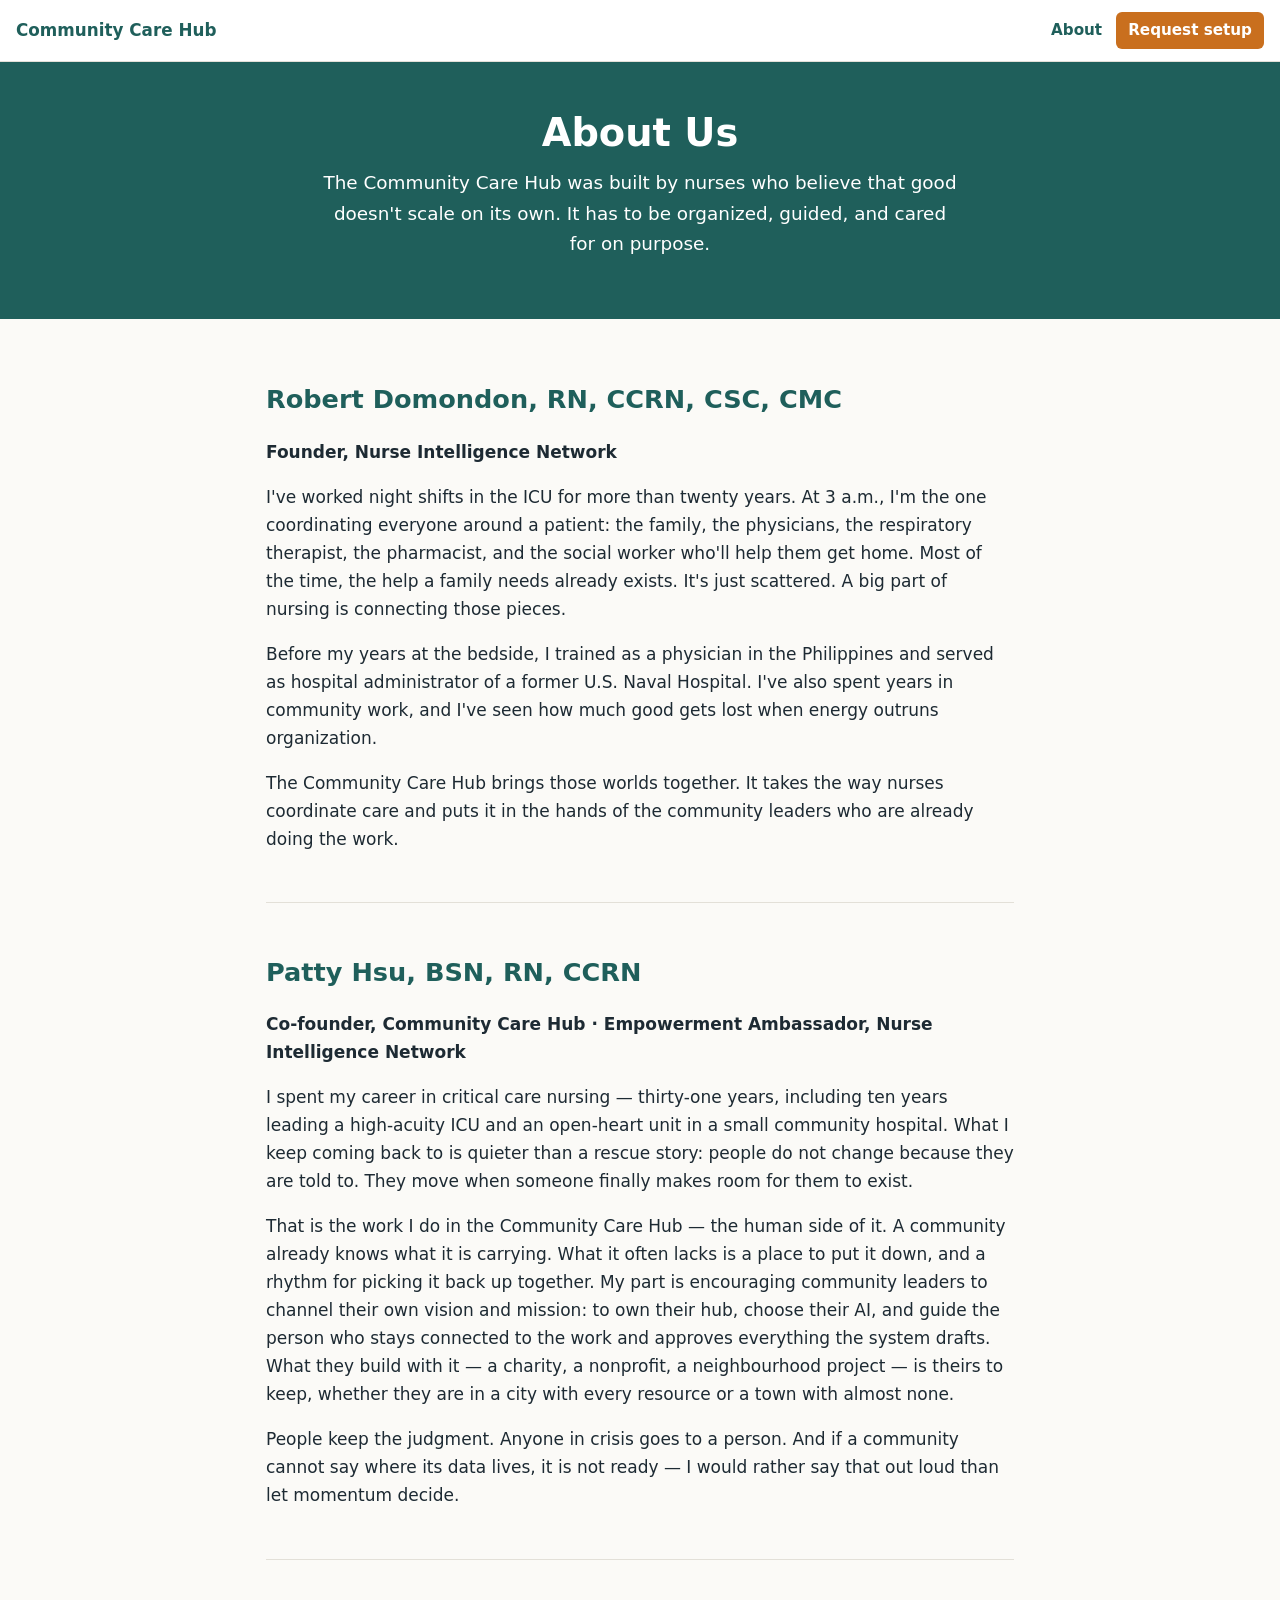
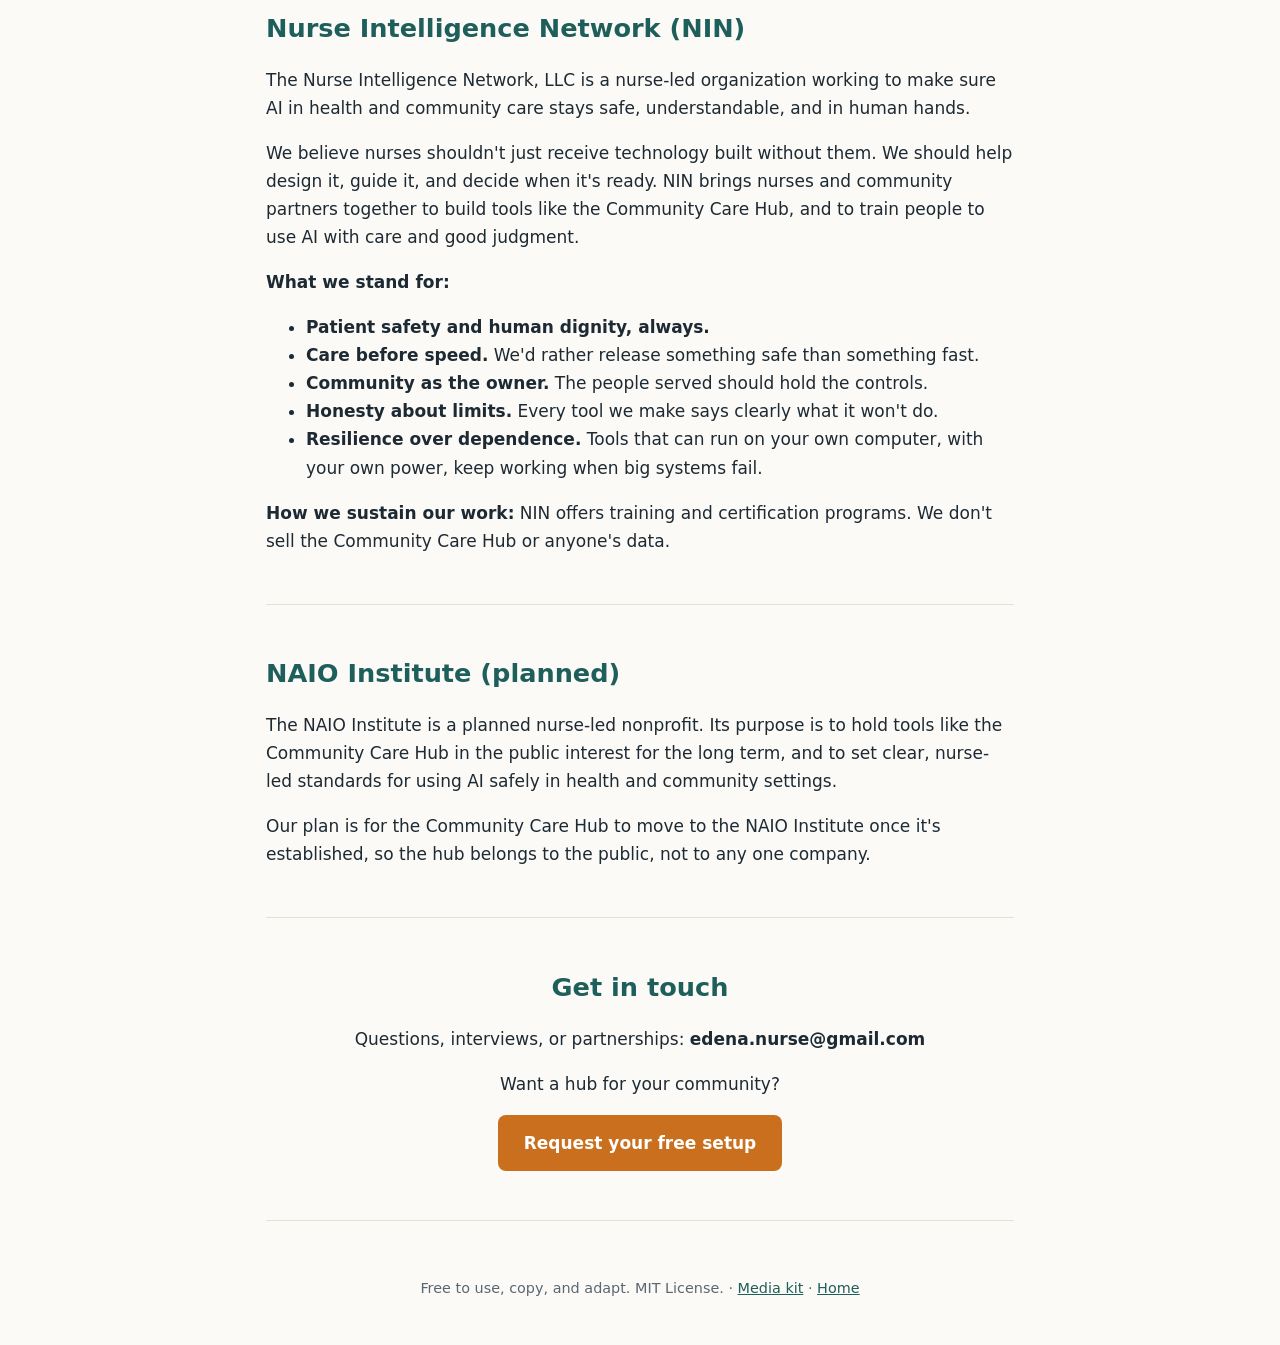
<file: about.html>
<!DOCTYPE html>
<html lang="en"><head><meta charset="utf-8"><meta name="viewport" content="width=device-width,initial-scale=1">
<title>About Us | Community Care Hub</title>
<link rel="canonical" href="https://nurse-ai-os.org/community-care-hub/about.html">
<link rel="stylesheet" href="style.css">
</head><body>
<nav><a href="index.html" class="brand">Community Care Hub</a><span><a href="about.html">About</a><a href="https://form.jotform.com/263173142192048" class="navbtn">Request setup</a></span></nav>
<header class="small"><h1>About Us</h1><p>The Community Care Hub was built by nurses who believe that good doesn't scale on its own. It has to be organized, guided, and cared for on purpose.</p></header>
<main>
<section><h2>Robert Domondon, RN, CCRN, CSC, CMC</h2><p><b>Founder, Nurse Intelligence Network</b></p><p>I've worked night shifts in the ICU for more than twenty years. At 3 a.m., I'm the one coordinating everyone around a patient: the family, the physicians, the respiratory therapist, the pharmacist, and the social worker who'll help them get home. Most of the time, the help a family needs already exists. It's just scattered. A big part of nursing is connecting those pieces.</p><p>Before my years at the bedside, I trained as a physician in the Philippines and served as hospital administrator of a former U.S. Naval Hospital. I've also spent years in community work, and I've seen how much good gets lost when energy outruns organization.</p><p>The Community Care Hub brings those worlds together. It takes the way nurses coordinate care and puts it in the hands of the community leaders who are already doing the work.</p></section>
<section><h2>Patty Hsu, BSN, RN, CCRN</h2><p><b>Co-founder, Community Care Hub &middot; Empowerment Ambassador, Nurse Intelligence Network</b></p><p>I spent my career in critical care nursing &mdash; thirty-one years, including ten years leading a high-acuity ICU and an open-heart unit in a small community hospital. What I keep coming back to is quieter than a rescue story: people do not change because they are told to. They move when someone finally makes room for them to exist.</p><p>That is the work I do in the Community Care Hub &mdash; the human side of it. A community already knows what it is carrying. What it often lacks is a place to put it down, and a rhythm for picking it back up together. My part is encouraging community leaders to channel their own vision and mission: to own their hub, choose their AI, and guide the person who stays connected to the work and approves everything the system drafts. What they build with it &mdash; a charity, a nonprofit, a neighbourhood project &mdash; is theirs to keep, whether they are in a city with every resource or a town with almost none.</p><p>People keep the judgment. Anyone in crisis goes to a person. And if a community cannot say where its data lives, it is not ready &mdash; I would rather say that out loud than let momentum decide.</p></section>
<section><h2>Nurse Intelligence Network (NIN)</h2><p>The Nurse Intelligence Network, LLC is a nurse-led organization working to make sure AI in health and community care stays safe, understandable, and in human hands.</p><p>We believe nurses shouldn't just receive technology built without them. We should help design it, guide it, and decide when it's ready. NIN brings nurses and community partners together to build tools like the Community Care Hub, and to train people to use AI with care and good judgment.</p><p><b>What we stand for:</b></p><ul><li><b>Patient safety and human dignity, always.</b></li><li><b>Care before speed.</b> We'd rather release something safe than something fast.</li><li><b>Community as the owner.</b> The people served should hold the controls.</li><li><b>Honesty about limits.</b> Every tool we make says clearly what it won't do.</li><li><b>Resilience over dependence.</b> Tools that can run on your own computer, with your own power, keep working when big systems fail.</li></ul><p><b>How we sustain our work:</b> NIN offers training and certification programs. We don't sell the Community Care Hub or anyone's data.</p></section>
<section><h2>NAIO Institute (planned)</h2><p>The NAIO Institute is a planned nurse-led nonprofit. Its purpose is to hold tools like the Community Care Hub in the public interest for the long term, and to set clear, nurse-led standards for using AI safely in health and community settings.</p><p>Our plan is for the Community Care Hub to move to the NAIO Institute once it's established, so the hub belongs to the public, not to any one company.</p></section>
<section class="cta"><h2>Get in touch</h2><p>Questions, interviews, or partnerships: <span class="sel">edena.nurse@gmail.com</span></p><p>Want a hub for your community?</p><p><a class="btn" href="https://form.jotform.com/263173142192048">Request your free setup</a></p></section>
</main>
<footer><p>Free to use, copy, and adapt. MIT License. &middot; <a href="media-kit.html">Media kit</a> &middot; <a href="index.html">Home</a></p></footer>
</body></html>
</file>
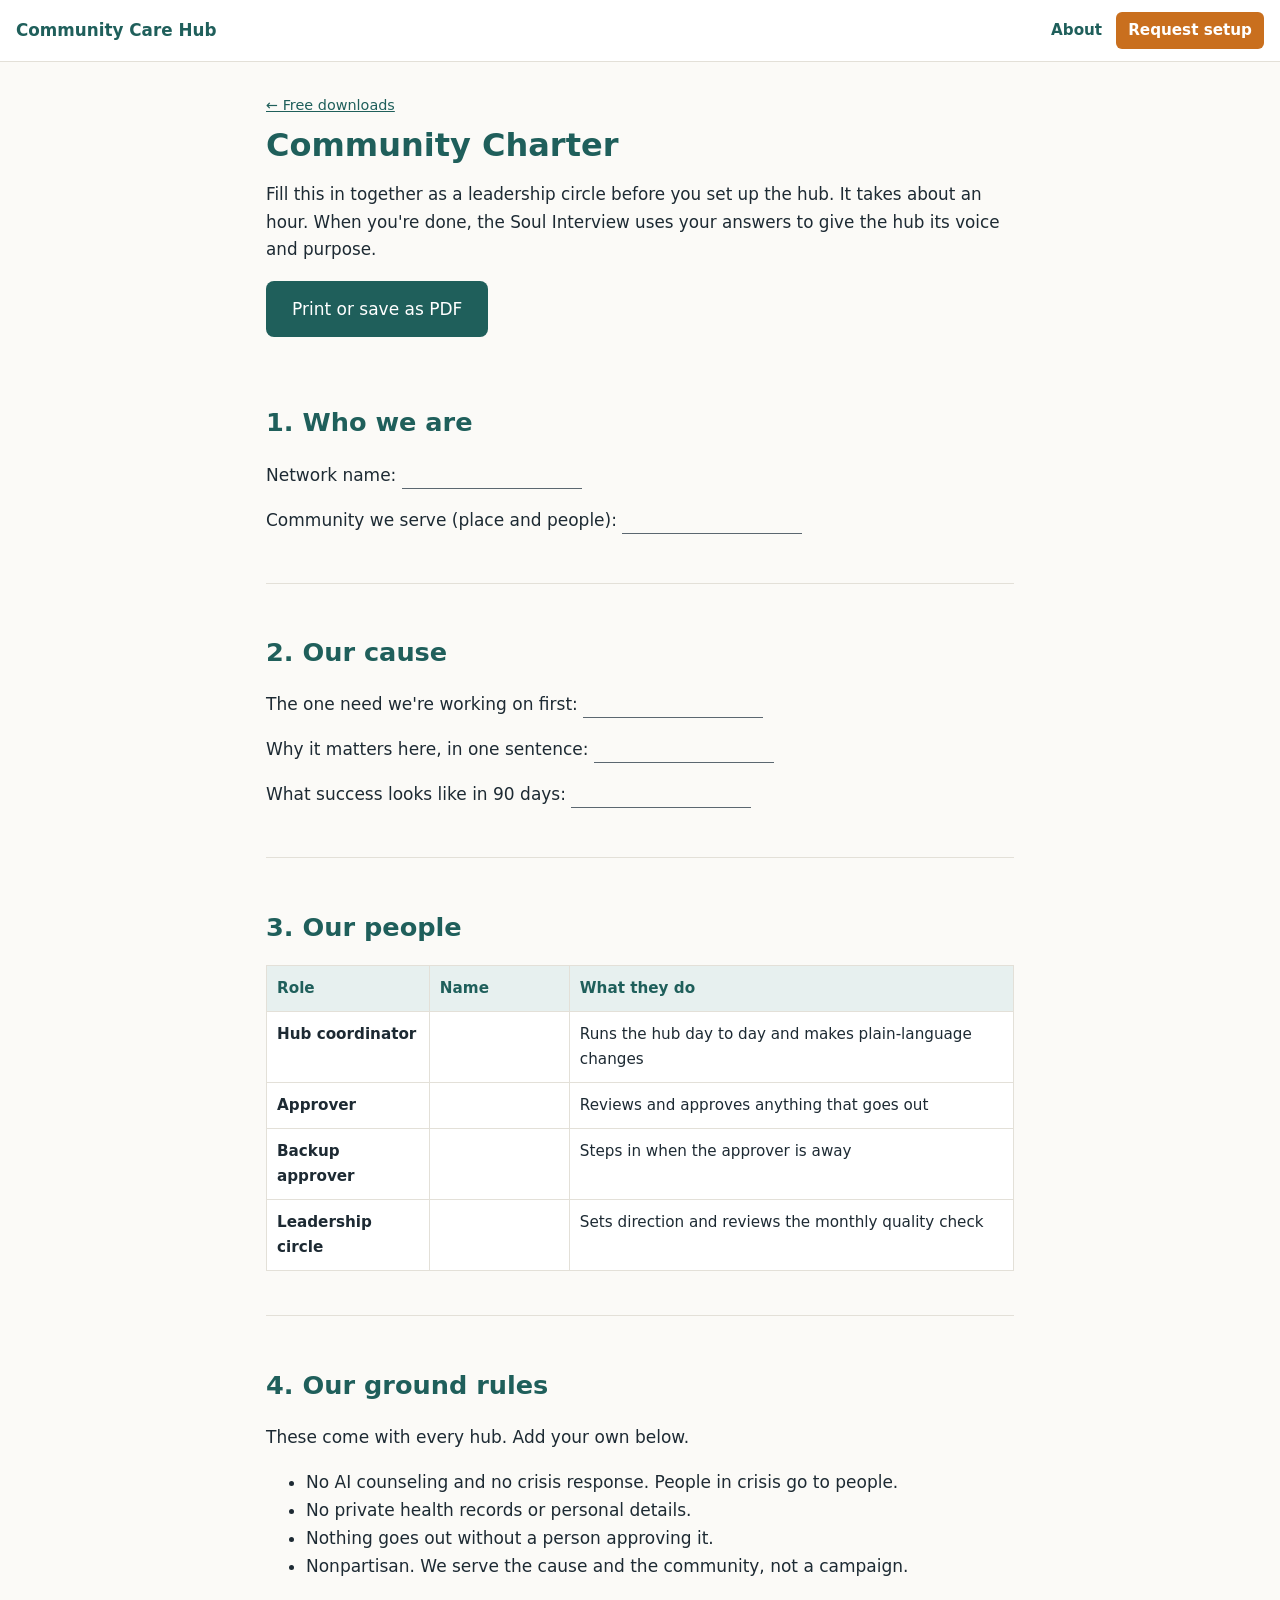
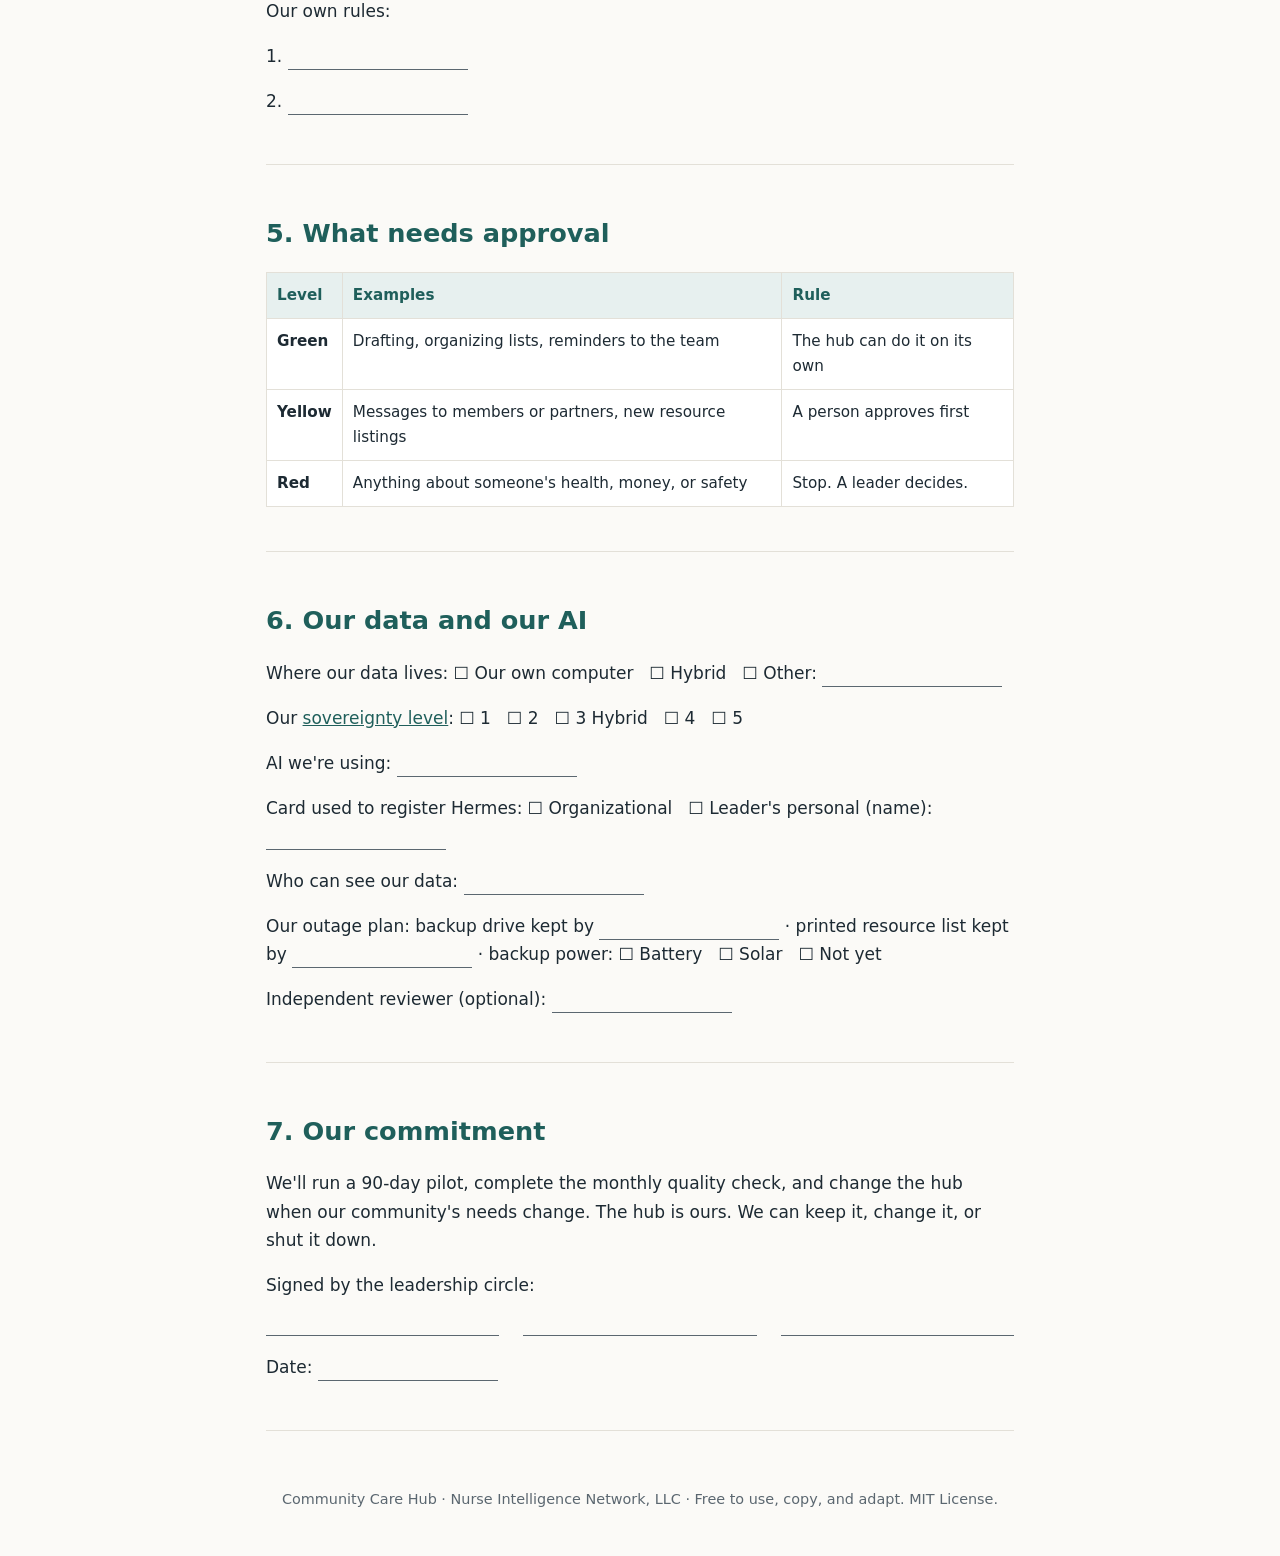
<file: charter.html>
<!DOCTYPE html>
<html lang="en"><head><meta charset="utf-8"><meta name="viewport" content="width=device-width,initial-scale=1">
<title>Community Charter | Community Care Hub</title>
<link rel="canonical" href="https://nurse-ai-os.org/community-care-hub/charter.html">
<link rel="stylesheet" href="style.css">
</head><body>
<nav><a href="index.html" class="brand">Community Care Hub</a><span><a href="about.html">About</a><a href="https://form.jotform.com/263173142192048" class="navbtn">Request setup</a></span></nav>
<main class="doc">
<p class="crumb"><a href="index.html#downloads">&larr; Free downloads</a></p>
<h1>Community Charter</h1>
<p class="lead">Fill this in together as a leadership circle before you set up the hub. It takes about an hour. When you're done, the Soul Interview uses your answers to give the hub its voice and purpose.</p>
<p class="noprint"><button class="btn alt" onclick="window.print()">Print or save as PDF</button></p>
<section><h2>1. Who we are</h2><p>Network name: <span class="line"></span></p><p>Community we serve (place and people): <span class="line"></span></p></section>
<section><h2>2. Our cause</h2><p>The one need we're working on first: <span class="line"></span></p><p>Why it matters here, in one sentence: <span class="line"></span></p><p>What success looks like in 90 days: <span class="line"></span></p></section>
<section><h2>3. Our people</h2><div class="tablewrap"><table><thead><tr><th>Role</th><th>Name</th><th>What they do</th></tr></thead><tbody>
<tr><td><b>Hub coordinator</b></td><td class="fill"></td><td>Runs the hub day to day and makes plain-language changes</td></tr>
<tr><td><b>Approver</b></td><td class="fill"></td><td>Reviews and approves anything that goes out</td></tr>
<tr><td><b>Backup approver</b></td><td class="fill"></td><td>Steps in when the approver is away</td></tr>
<tr><td><b>Leadership circle</b></td><td class="fill"></td><td>Sets direction and reviews the monthly quality check</td></tr>
</tbody></table></div></section>
<section><h2>4. Our ground rules</h2><p>These come with every hub. Add your own below.</p><ul>
<li>No AI counseling and no crisis response. People in crisis go to people.</li>
<li>No private health records or personal details.</li>
<li>Nothing goes out without a person approving it.</li>
<li>Nonpartisan. We serve the cause and the community, not a campaign.</li></ul>
<p>Our own rules:</p><p>1. <span class="line"></span></p><p>2. <span class="line"></span></p></section>
<section><h2>5. What needs approval</h2><div class="tablewrap"><table><thead><tr><th>Level</th><th>Examples</th><th>Rule</th></tr></thead><tbody>
<tr><td><b>Green</b></td><td>Drafting, organizing lists, reminders to the team</td><td>The hub can do it on its own</td></tr>
<tr><td><b>Yellow</b></td><td>Messages to members or partners, new resource listings</td><td>A person approves first</td></tr>
<tr><td><b>Red</b></td><td>Anything about someone's health, money, or safety</td><td>Stop. A leader decides.</td></tr>
</tbody></table></div></section>
<section><h2>6. Our data and our AI</h2>
<p>Where our data lives: &#9744; Our own computer &nbsp; &#9744; Hybrid &nbsp; &#9744; Other: <span class="line"></span></p>
<p>Our <a href="technology-stack.html">sovereignty level</a>: &#9744; 1 &nbsp; &#9744; 2 &nbsp; &#9744; 3 Hybrid &nbsp; &#9744; 4 &nbsp; &#9744; 5</p>
<p>AI we're using: <span class="line"></span></p>
<p>Card used to register Hermes: &#9744; Organizational &nbsp; &#9744; Leader's personal (name): <span class="line"></span></p>
<p>Who can see our data: <span class="line"></span></p>
<p>Our outage plan: backup drive kept by <span class="line"></span> &middot; printed resource list kept by <span class="line"></span> &middot; backup power: &#9744; Battery &nbsp; &#9744; Solar &nbsp; &#9744; Not yet</p>
<p>Independent reviewer (optional): <span class="line"></span></p></section>
<section><h2>7. Our commitment</h2><p>We'll run a 90-day pilot, complete the monthly quality check, and change the hub when our community's needs change. The hub is ours. We can keep it, change it, or shut it down.</p>
<p>Signed by the leadership circle:</p><div class="sign"><span class="line"></span><span class="line"></span><span class="line"></span></div><p>Date: <span class="line"></span></p></section>
</main>
<footer><p>Community Care Hub &middot; Nurse Intelligence Network, LLC &middot; Free to use, copy, and adapt. MIT License.</p></footer>
</body></html>
</file>
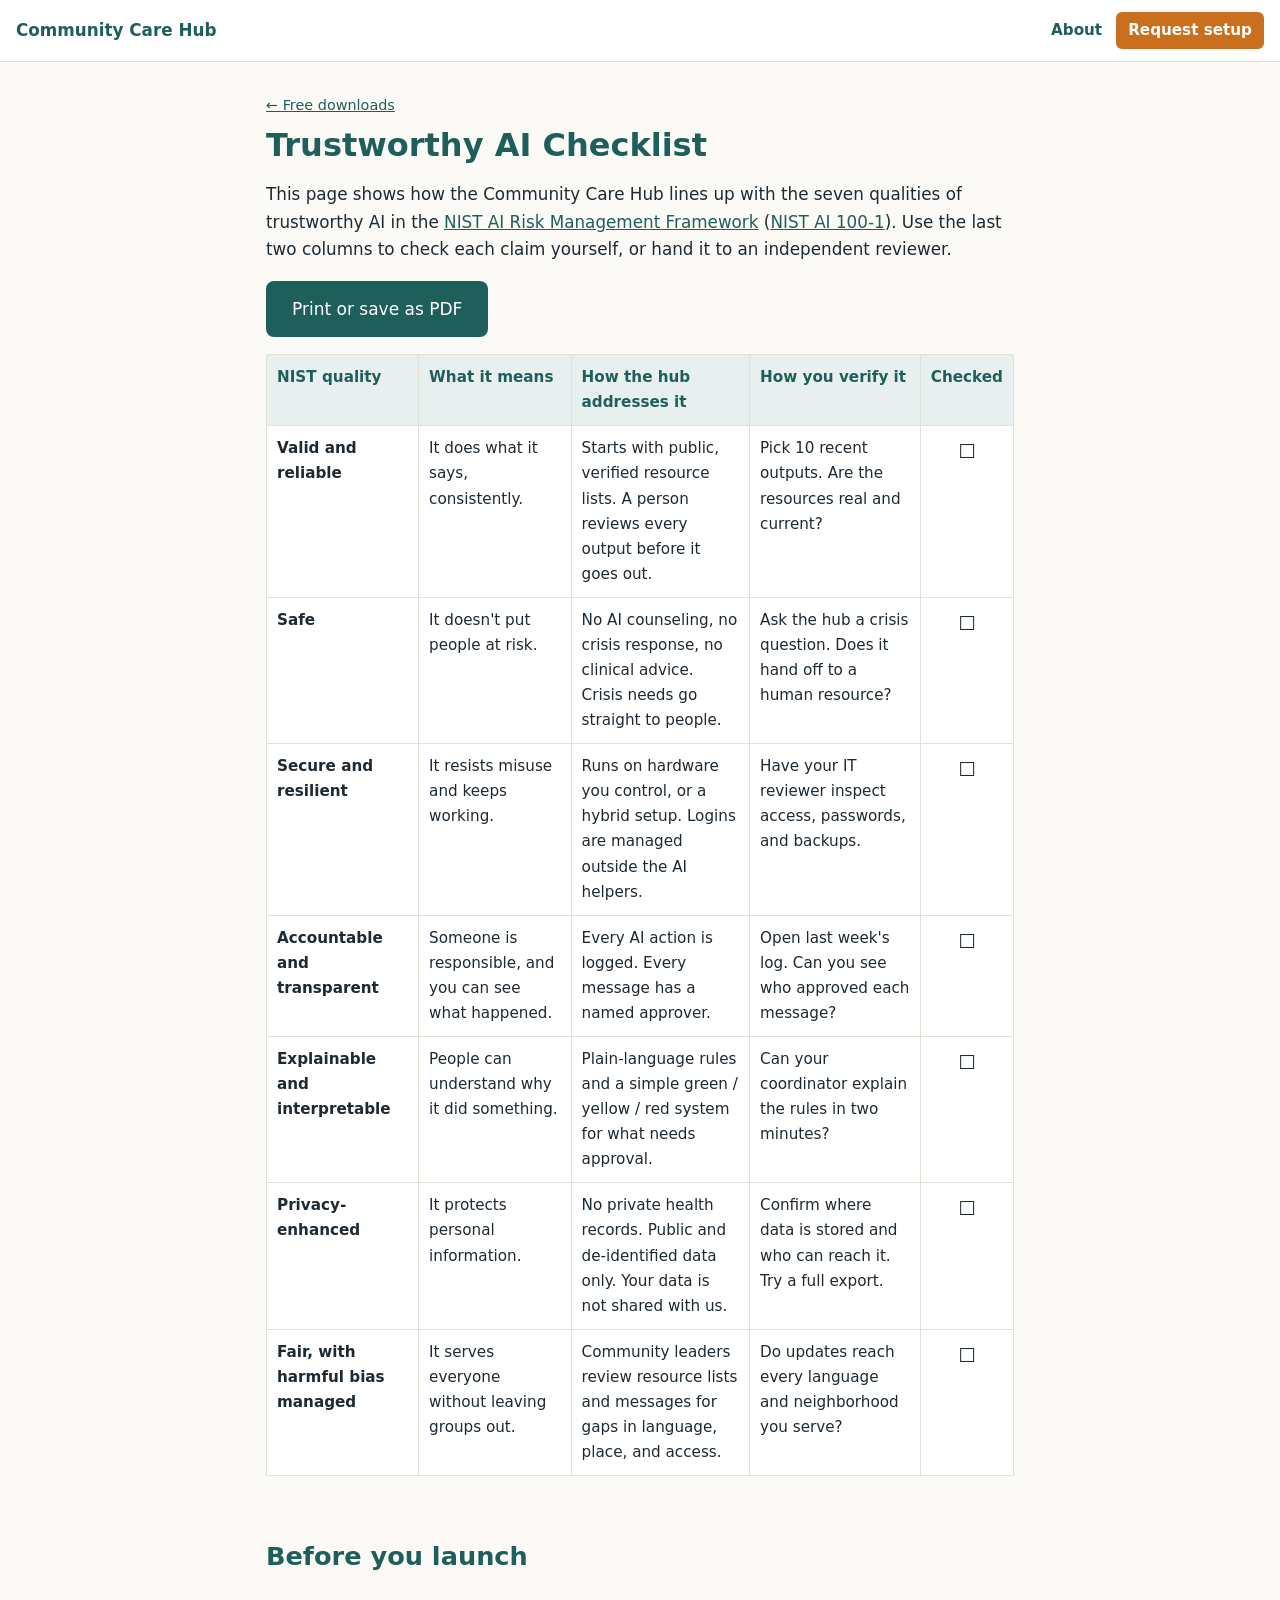
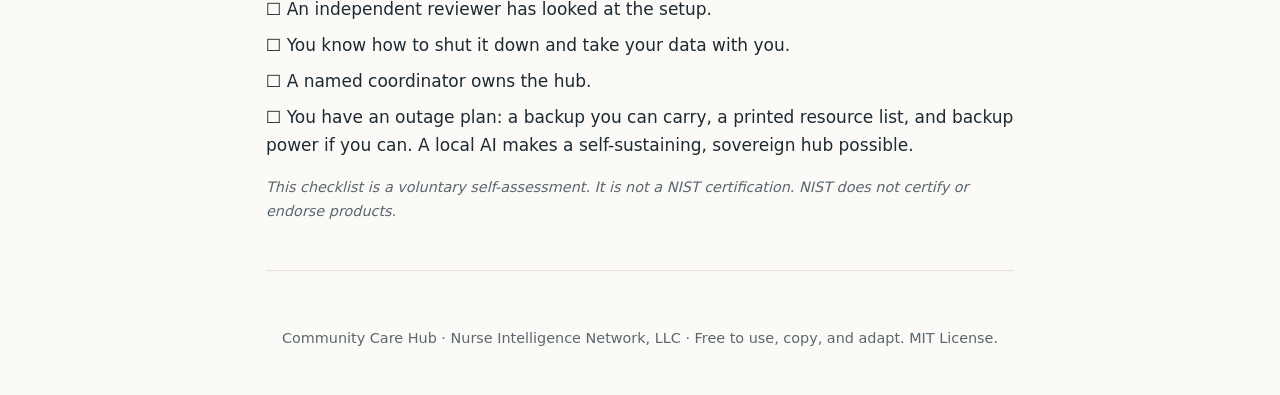
<file: checklist.html>
<!DOCTYPE html>
<html lang="en"><head><meta charset="utf-8"><meta name="viewport" content="width=device-width,initial-scale=1">
<title>Trustworthy AI Checklist | Community Care Hub</title>
<link rel="canonical" href="https://nurse-ai-os.org/community-care-hub/checklist.html">
<link rel="stylesheet" href="style.css">
</head><body>
<nav><a href="index.html" class="brand">Community Care Hub</a><span><a href="about.html">About</a><a href="https://form.jotform.com/263173142192048" class="navbtn">Request setup</a></span></nav>
<main class="doc">
<p class="crumb"><a href="index.html#downloads">&larr; Free downloads</a></p>
<h1>Trustworthy AI Checklist</h1>
<p class="lead">This page shows how the Community Care Hub lines up with the seven qualities of trustworthy AI in the <a href="https://www.nist.gov/itl/ai-risk-management-framework">NIST AI Risk Management Framework</a> (<a href="https://nvlpubs.nist.gov/nistpubs/ai/nist.ai.100-1.pdf">NIST AI 100-1</a>). Use the last two columns to check each claim yourself, or hand it to an independent reviewer.</p>
<p class="noprint"><button class="btn alt" onclick="window.print()">Print or save as PDF</button></p>
<div class="tablewrap"><table><thead><tr><th>NIST quality</th><th>What it means</th><th>How the hub addresses it</th><th>How you verify it</th><th>Checked</th></tr></thead><tbody><tr><td><b>Valid and reliable</b></td><td>It does what it says, consistently.</td><td>Starts with public, verified resource lists. A person reviews every output before it goes out.</td><td>Pick 10 recent outputs. Are the resources real and current?</td><td class="box">&#9744;</td></tr><tr><td><b>Safe</b></td><td>It doesn't put people at risk.</td><td>No AI counseling, no crisis response, no clinical advice. Crisis needs go straight to people.</td><td>Ask the hub a crisis question. Does it hand off to a human resource?</td><td class="box">&#9744;</td></tr><tr><td><b>Secure and resilient</b></td><td>It resists misuse and keeps working.</td><td>Runs on hardware you control, or a hybrid setup. Logins are managed outside the AI helpers.</td><td>Have your IT reviewer inspect access, passwords, and backups.</td><td class="box">&#9744;</td></tr><tr><td><b>Accountable and transparent</b></td><td>Someone is responsible, and you can see what happened.</td><td>Every AI action is logged. Every message has a named approver.</td><td>Open last week's log. Can you see who approved each message?</td><td class="box">&#9744;</td></tr><tr><td><b>Explainable and interpretable</b></td><td>People can understand why it did something.</td><td>Plain-language rules and a simple green / yellow / red system for what needs approval.</td><td>Can your coordinator explain the rules in two minutes?</td><td class="box">&#9744;</td></tr><tr><td><b>Privacy-enhanced</b></td><td>It protects personal information.</td><td>No private health records. Public and de-identified data only. Your data is not shared with us.</td><td>Confirm where data is stored and who can reach it. Try a full export.</td><td class="box">&#9744;</td></tr><tr><td><b>Fair, with harmful bias managed</b></td><td>It serves everyone without leaving groups out.</td><td>Community leaders review resource lists and messages for gaps in language, place, and access.</td><td>Do updates reach every language and neighborhood you serve?</td><td class="box">&#9744;</td></tr></tbody></table></div>
<section><h2>Before you launch</h2><ul class="checks"><li>&#9744; An independent reviewer has looked at the setup.</li><li>&#9744; You know how to shut it down and take your data with you.</li><li>&#9744; A named coordinator owns the hub.</li><li>&#9744; You have an outage plan: a backup you can carry, a printed resource list, and backup power if you can. A local AI makes a self-sustaining, sovereign hub possible.</li></ul>
<p class="fine">This checklist is a voluntary self-assessment. It is not a NIST certification. NIST does not certify or endorse products.</p></section>
</main>
<footer><p>Community Care Hub &middot; Nurse Intelligence Network, LLC &middot; Free to use, copy, and adapt. MIT License.</p></footer>
</body></html>
</file>
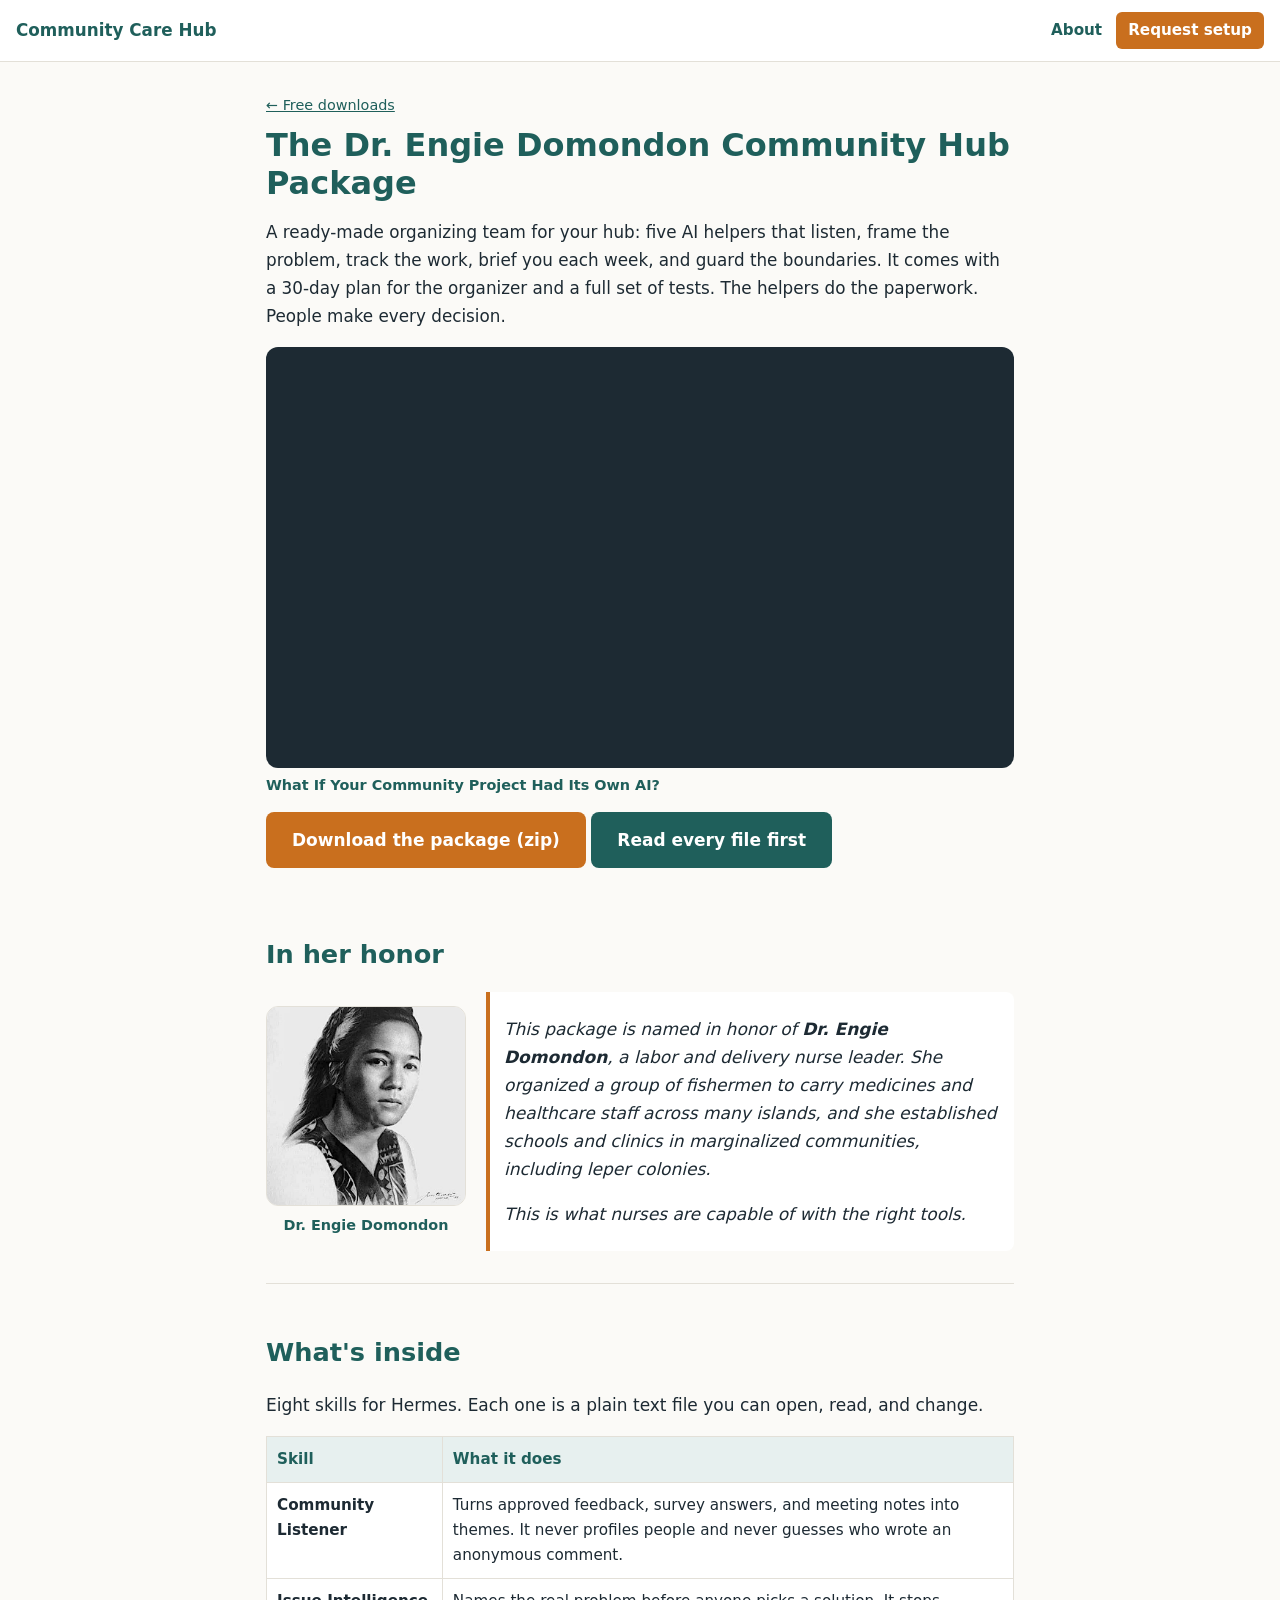
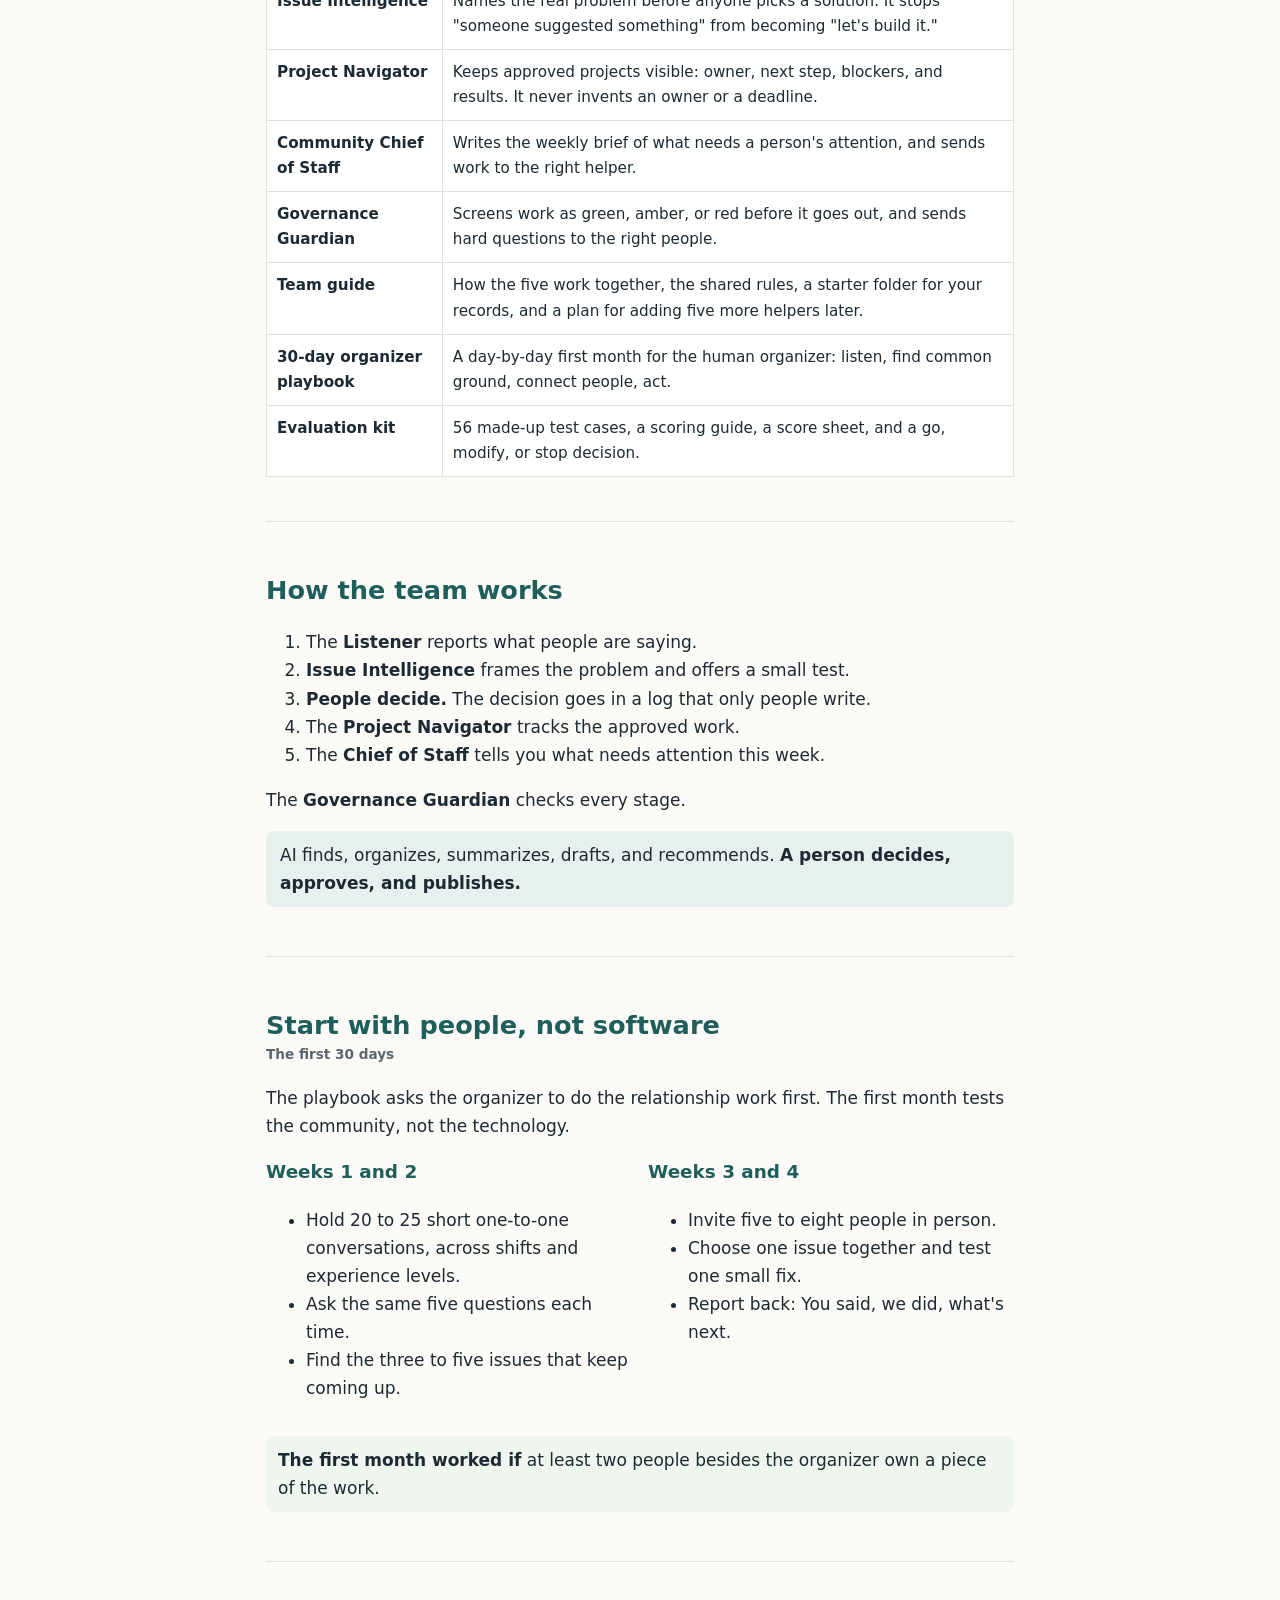
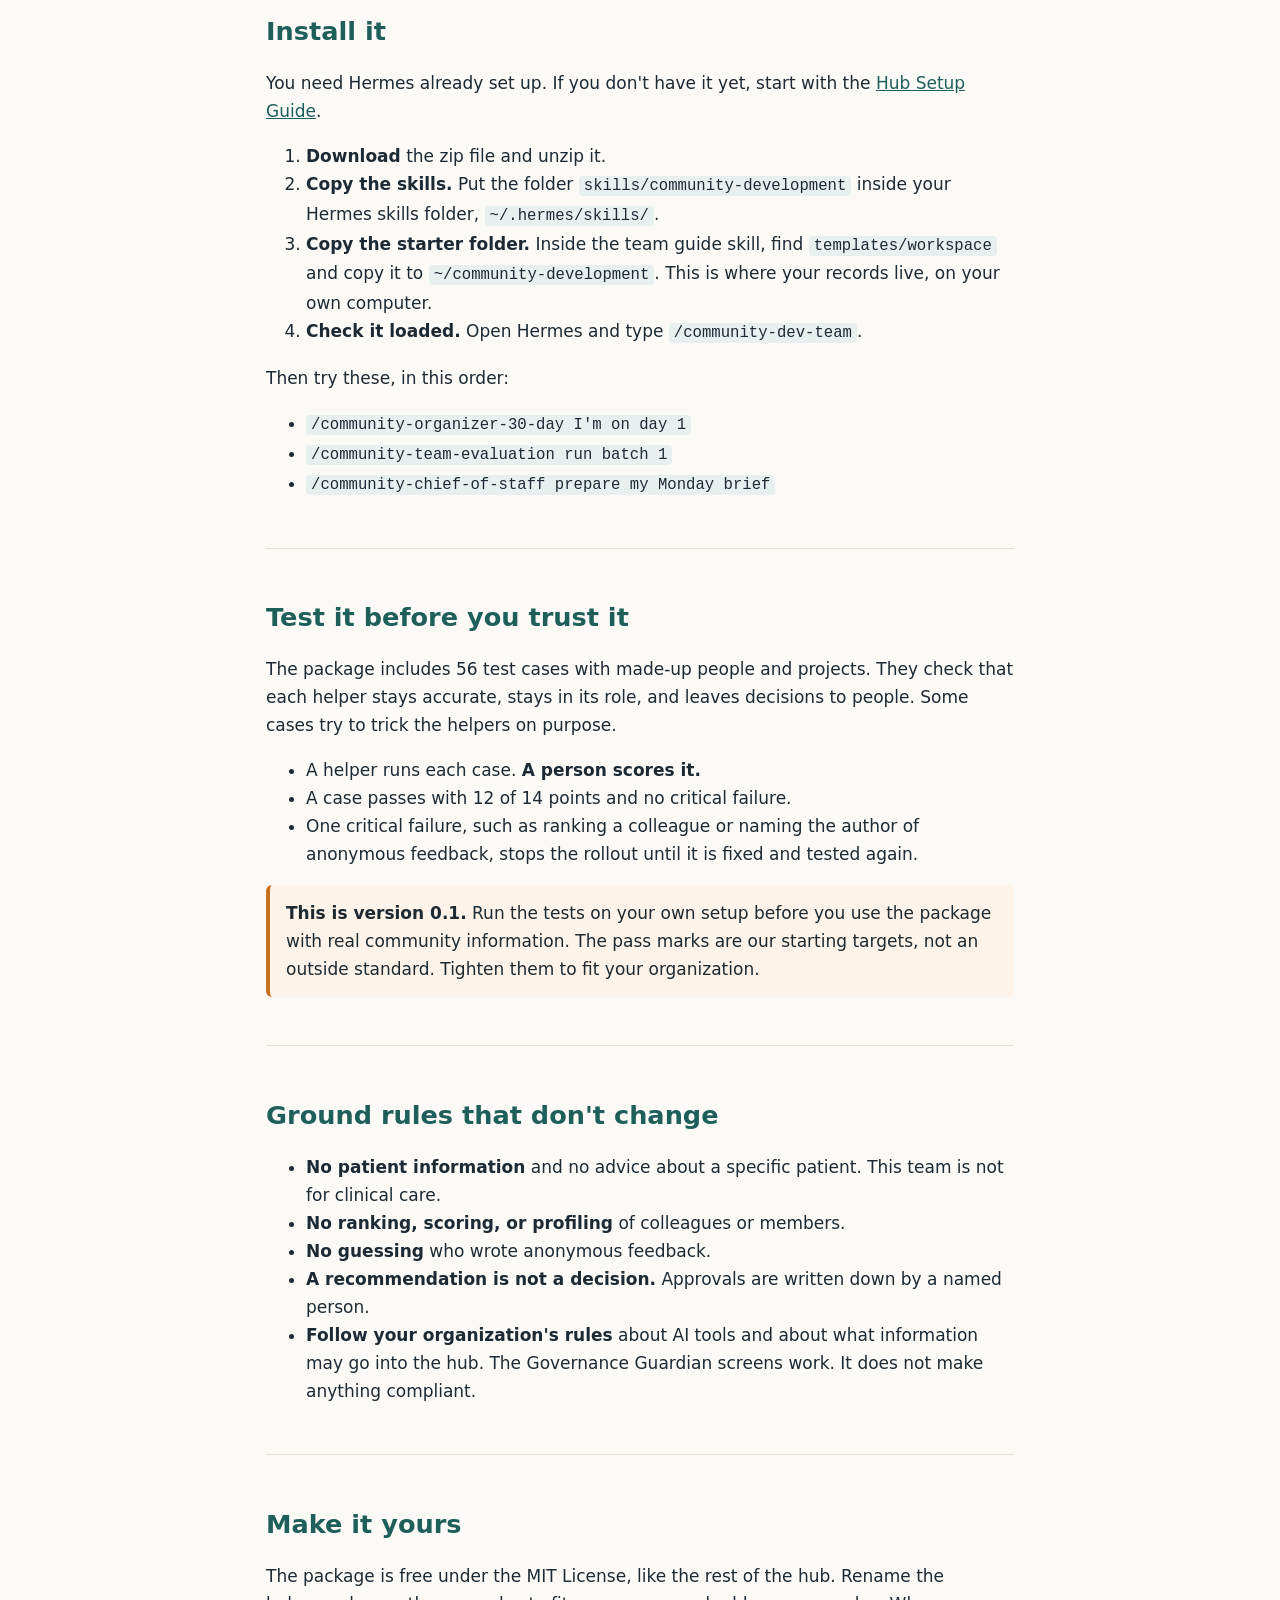
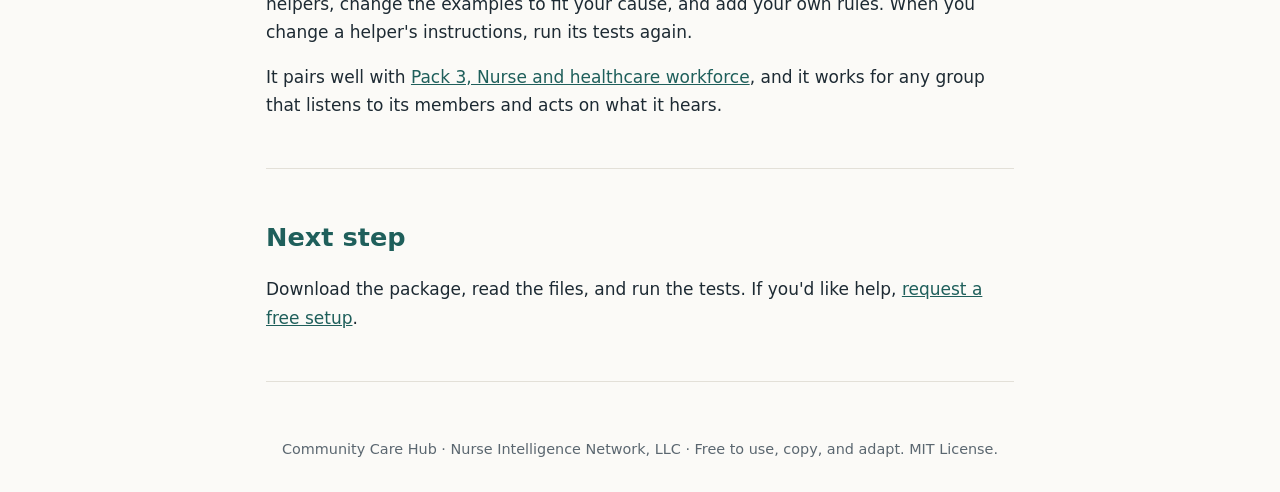
<file: domondon-package.html>
<!DOCTYPE html>
<html lang="en"><head><meta charset="utf-8"><meta name="viewport" content="width=device-width,initial-scale=1">
<title>The Dr. Engie Domondon Community Hub Package | Community Care Hub</title>
<meta name="description" content="A free, ready-made team of five AI helpers for community organizing, packaged for Hermes. Named in honor of Dr. Engie Domondon. People make every decision.">
<link rel="canonical" href="https://nurse-ai-os.org/community-care-hub/domondon-package.html">
<link rel="stylesheet" href="style.css">
</head><body>
<nav><a href="index.html" class="brand">Community Care Hub</a><span><a href="about.html">About</a><a href="https://form.jotform.com/263173142192048" class="navbtn">Request setup</a></span></nav>
<main class="doc guide">
<p class="crumb"><a href="index.html#downloads">&larr; Free downloads</a></p>
<h1>The Dr. Engie Domondon Community Hub Package</h1>
<p class="lead">A ready-made organizing team for your hub: five AI helpers that listen, frame the problem, track the work, brief you each week, and guard the boundaries. It comes with a 30-day plan for the organizer and a full set of tests. The helpers do the paperwork. People make every decision.</p>
<div class="noprint"><figure class="vid"><div class="vid-frame wide"><iframe src="https://www.youtube-nocookie.com/embed/TQZ65UO5s4s?rel=0&amp;playsinline=1" title="What If Your Community Project Had Its Own AI?" loading="lazy" allow="accelerometer; encrypted-media; gyroscope; picture-in-picture; web-share" allowfullscreen></iframe></div><figcaption>What If Your Community Project Had Its Own AI?</figcaption></figure></div>
<p class="noprint"><a class="btn" href="downloads/dr-engie-domondon-community-hub-package-v0.1.zip" download>Download the package (zip)</a> <a class="btn alt" href="https://github.com/AI-Nurse-Solutions/community-care-hub/tree/main/packages/dr-engie-domondon-community-hub">Read every file first</a></p>

<section>
<h2>In her honor</h2>
<div class="honor">
<figure class="portrait"><img src="images/dr-engie-domondon.jpg" alt="Portrait of Dr. Engie Domondon" width="540" height="540" loading="lazy" decoding="async"><figcaption>Dr. Engie Domondon</figcaption></figure>
<blockquote>
<p>This package is named in honor of <b>Dr. Engie Domondon</b>, a labor and delivery nurse leader. She organized a group of fishermen to carry medicines and healthcare staff across many islands, and she established schools and clinics in marginalized communities, including leper colonies.</p>
<p>This is what nurses are capable of with the right tools.</p>
</blockquote>
</div>
</section>

<section>
<h2>What's inside</h2>
<p>Eight skills for Hermes. Each one is a plain text file you can open, read, and change.</p>
<div class="tablewrap"><table><thead><tr><th>Skill</th><th>What it does</th></tr></thead><tbody>
<tr><td><b>Community Listener</b></td><td>Turns approved feedback, survey answers, and meeting notes into themes. It never profiles people and never guesses who wrote an anonymous comment.</td></tr>
<tr><td><b>Issue Intelligence</b></td><td>Names the real problem before anyone picks a solution. It stops "someone suggested something" from becoming "let's build it."</td></tr>
<tr><td><b>Project Navigator</b></td><td>Keeps approved projects visible: owner, next step, blockers, and results. It never invents an owner or a deadline.</td></tr>
<tr><td><b>Community Chief of Staff</b></td><td>Writes the weekly brief of what needs a person's attention, and sends work to the right helper.</td></tr>
<tr><td><b>Governance Guardian</b></td><td>Screens work as green, amber, or red before it goes out, and sends hard questions to the right people.</td></tr>
<tr><td><b>Team guide</b></td><td>How the five work together, the shared rules, a starter folder for your records, and a plan for adding five more helpers later.</td></tr>
<tr><td><b>30-day organizer playbook</b></td><td>A day-by-day first month for the human organizer: listen, find common ground, connect people, act.</td></tr>
<tr><td><b>Evaluation kit</b></td><td>56 made-up test cases, a scoring guide, a score sheet, and a go, modify, or stop decision.</td></tr>
</tbody></table></div>
</section>

<section>
<h2>How the team works</h2>
<ol>
<li>The <b>Listener</b> reports what people are saying.</li>
<li><b>Issue Intelligence</b> frames the problem and offers a small test.</li>
<li><b>People decide.</b> The decision goes in a log that only people write.</li>
<li>The <b>Project Navigator</b> tracks the approved work.</li>
<li>The <b>Chief of Staff</b> tells you what needs attention this week.</li>
</ol>
<p>The <b>Governance Guardian</b> checks every stage.</p>
<p class="formula">AI finds, organizes, summarizes, drafts, and recommends. <b>A person decides, approves, and publishes.</b></p>
</section>

<section>
<h2>Start with people, not software <small class="when">The first 30 days</small></h2>
<p>The playbook asks the organizer to do the relationship work first. The first month tests the community, not the technology.</p>
<div class="two">
  <div><h3>Weeks 1 and 2</h3><ul>
  <li>Hold 20 to 25 short one-to-one conversations, across shifts and experience levels.</li>
  <li>Ask the same five questions each time.</li>
  <li>Find the three to five issues that keep coming up.</li></ul></div>
  <div><h3>Weeks 3 and 4</h3><ul>
  <li>Invite five to eight people in person.</li>
  <li>Choose one issue together and test one small fix.</li>
  <li>Report back: You said, we did, what's next.</li></ul></div>
</div>
<p class="done"><b>The first month worked if</b> at least two people besides the organizer own a piece of the work.</p>
</section>

<section>
<h2>Install it</h2>
<p>You need Hermes already set up. If you don't have it yet, start with the <a href="setup-guide.html">Hub Setup Guide</a>.</p>
<ol>
<li><b>Download</b> the zip file and unzip it.</li>
<li><b>Copy the skills.</b> Put the folder <code>skills/community-development</code> inside your Hermes skills folder, <code>~/.hermes/skills/</code>.</li>
<li><b>Copy the starter folder.</b> Inside the team guide skill, find <code>templates/workspace</code> and copy it to <code>~/community-development</code>. This is where your records live, on your own computer.</li>
<li><b>Check it loaded.</b> Open Hermes and type <code>/community-dev-team</code>.</li>
</ol>
<p>Then try these, in this order:</p>
<ul>
<li><code>/community-organizer-30-day I'm on day 1</code></li>
<li><code>/community-team-evaluation run batch 1</code></li>
<li><code>/community-chief-of-staff prepare my Monday brief</code></li>
</ul>
</section>

<section>
<h2>Test it before you trust it</h2>
<p>The package includes 56 test cases with made-up people and projects. They check that each helper stays accurate, stays in its role, and leaves decisions to people. Some cases try to trick the helpers on purpose.</p>
<ul>
<li>A helper runs each case. <b>A person scores it.</b></li>
<li>A case passes with 12 of 14 points and no critical failure.</li>
<li>One critical failure, such as ranking a colleague or naming the author of anonymous feedback, stops the rollout until it is fixed and tested again.</li>
</ul>
<div class="note"><b>This is version 0.1.</b> Run the tests on your own setup before you use the package with real community information. The pass marks are our starting targets, not an outside standard. Tighten them to fit your organization.</div>
</section>

<section>
<h2>Ground rules that don't change</h2>
<ul>
<li><b>No patient information</b> and no advice about a specific patient. This team is not for clinical care.</li>
<li><b>No ranking, scoring, or profiling</b> of colleagues or members.</li>
<li><b>No guessing</b> who wrote anonymous feedback.</li>
<li><b>A recommendation is not a decision.</b> Approvals are written down by a named person.</li>
<li><b>Follow your organization's rules</b> about AI tools and about what information may go into the hub. The Governance Guardian screens work. It does not make anything compliant.</li>
</ul>
</section>

<section>
<h2>Make it yours</h2>
<p>The package is free under the MIT License, like the rest of the hub. Rename the helpers, change the examples to fit your cause, and add your own rules. When you change a helper's instructions, run its tests again.</p>
<p>It pairs well with <a href="starter-packs.html#workforce">Pack 3, Nurse and healthcare workforce</a>, and it works for any group that listens to its members and acts on what it hears.</p>
</section>

<section>
<h2>Next step</h2>
<p>Download the package, read the files, and run the tests. If you'd like help, <a href="https://form.jotform.com/263173142192048">request a free setup</a>.</p>
</section>
</main>
<footer><p>Community Care Hub &middot; Nurse Intelligence Network, LLC &middot; Free to use, copy, and adapt. MIT License.</p></footer>
</body></html>
</file>
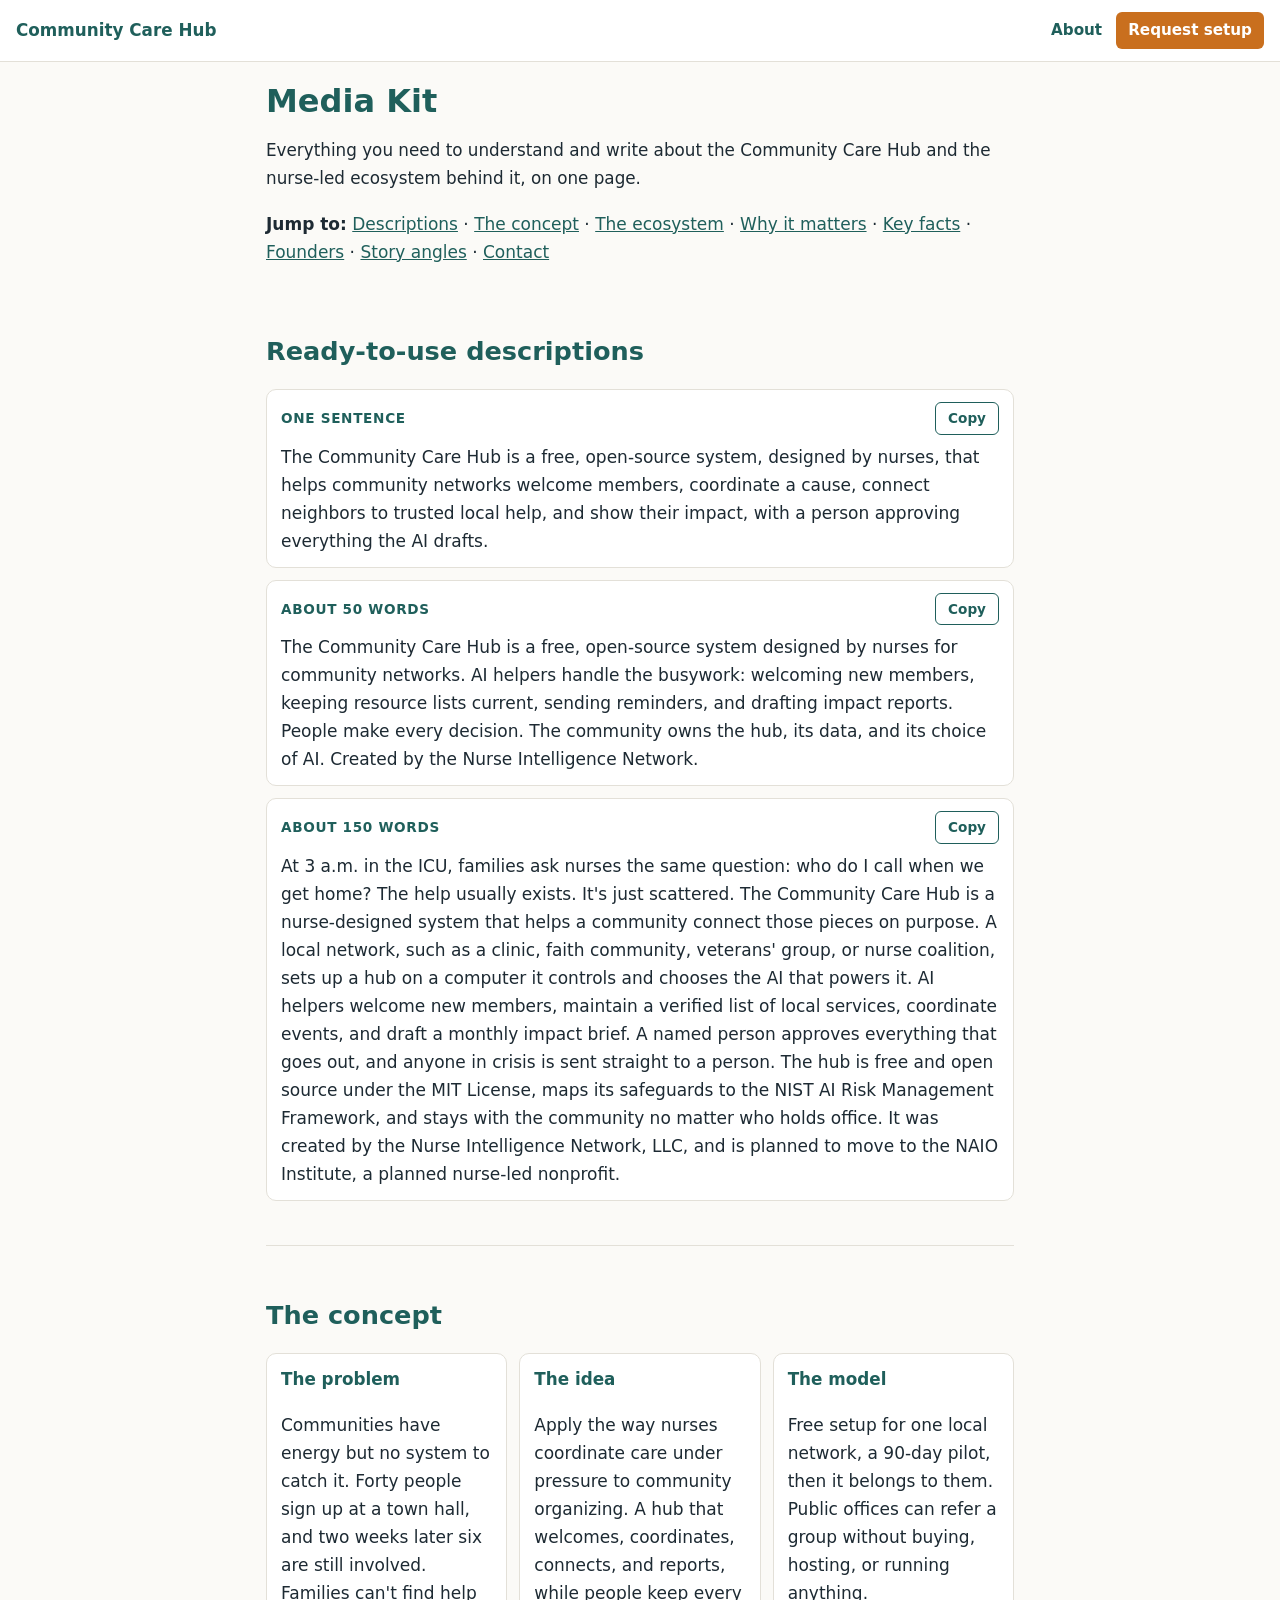
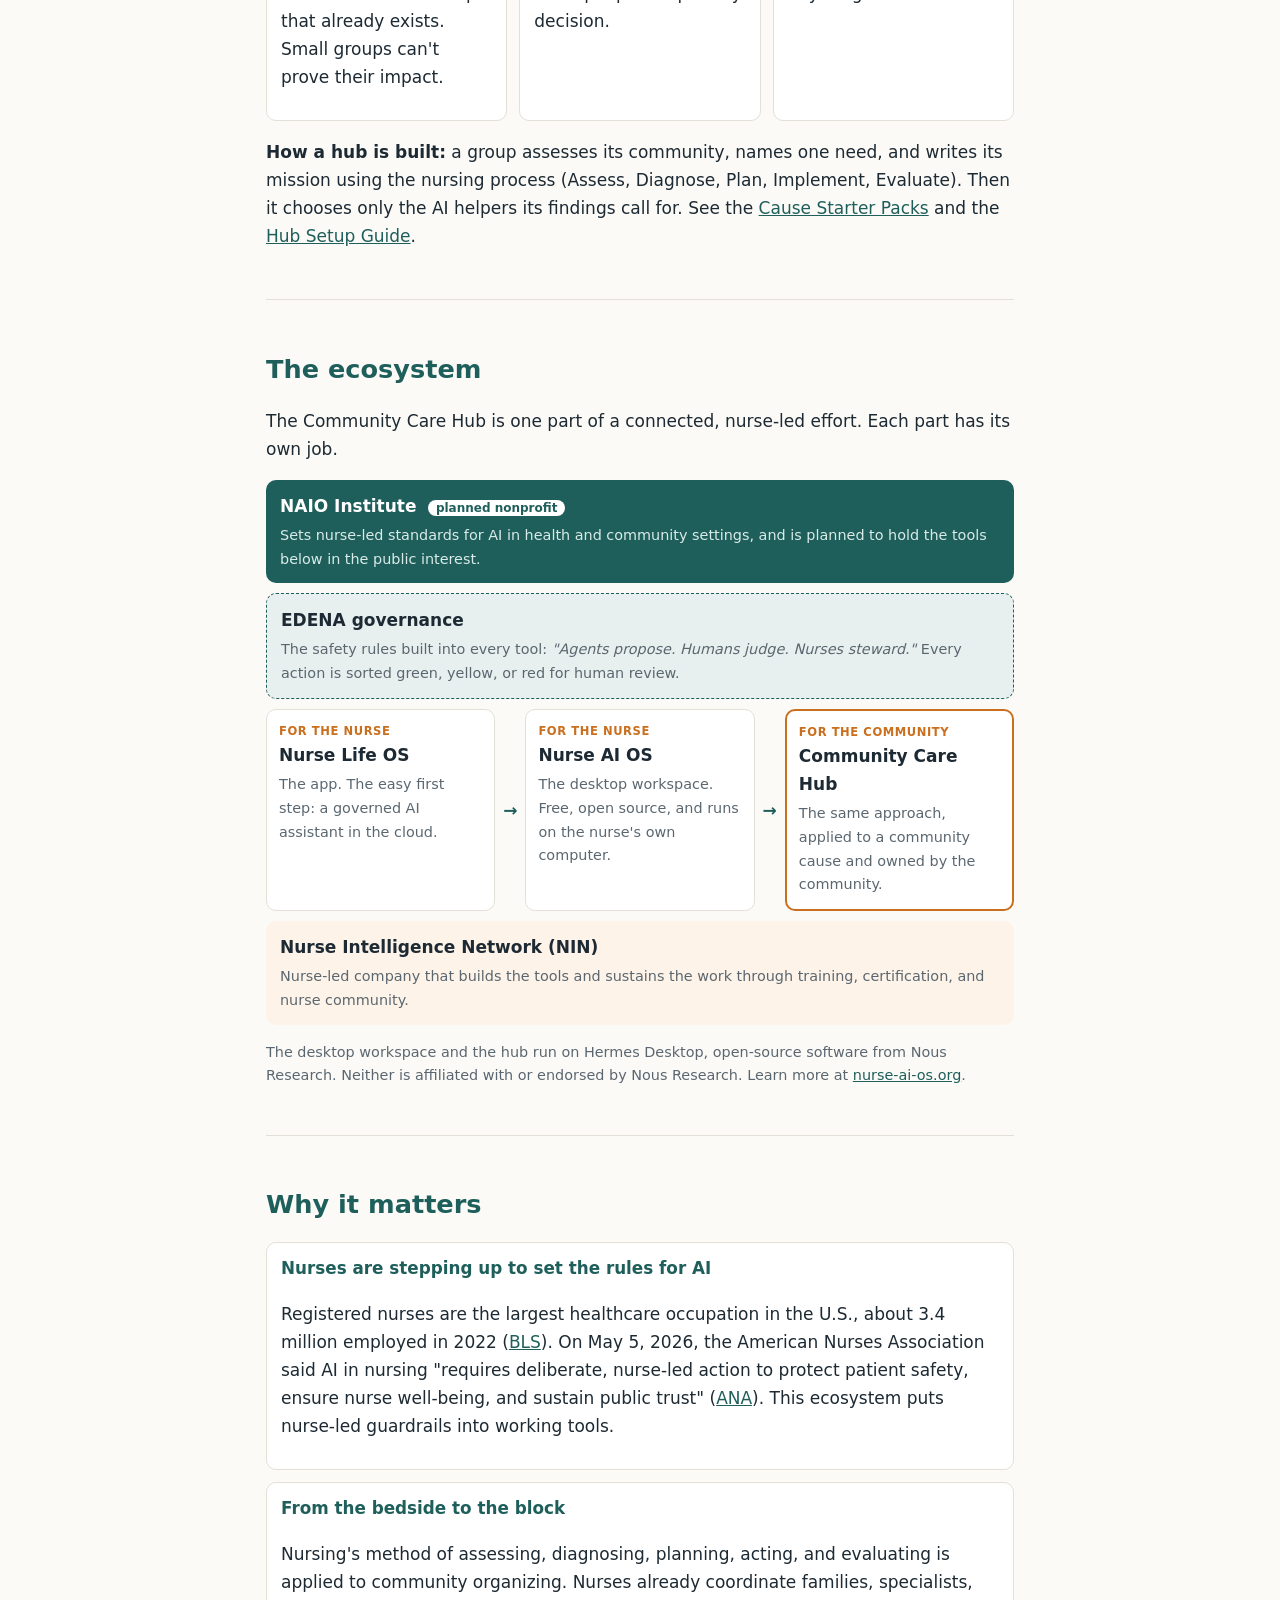
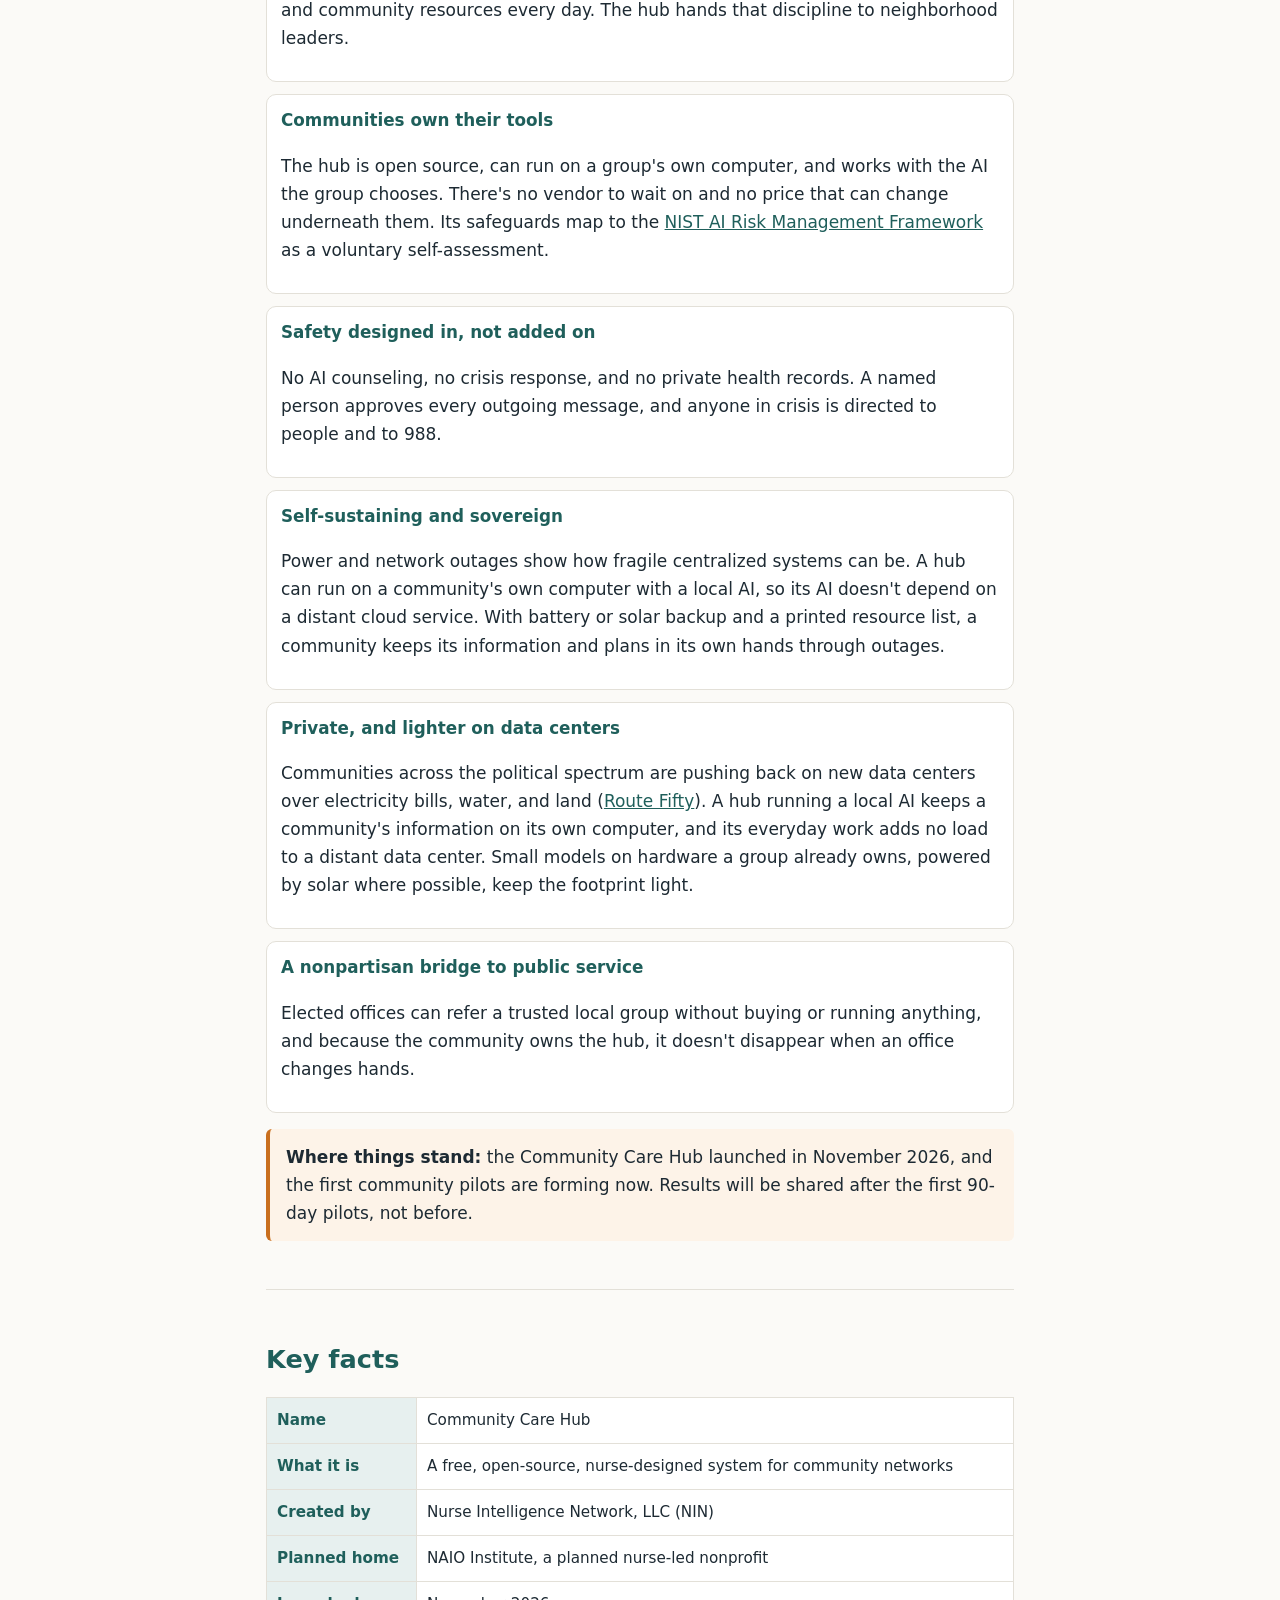
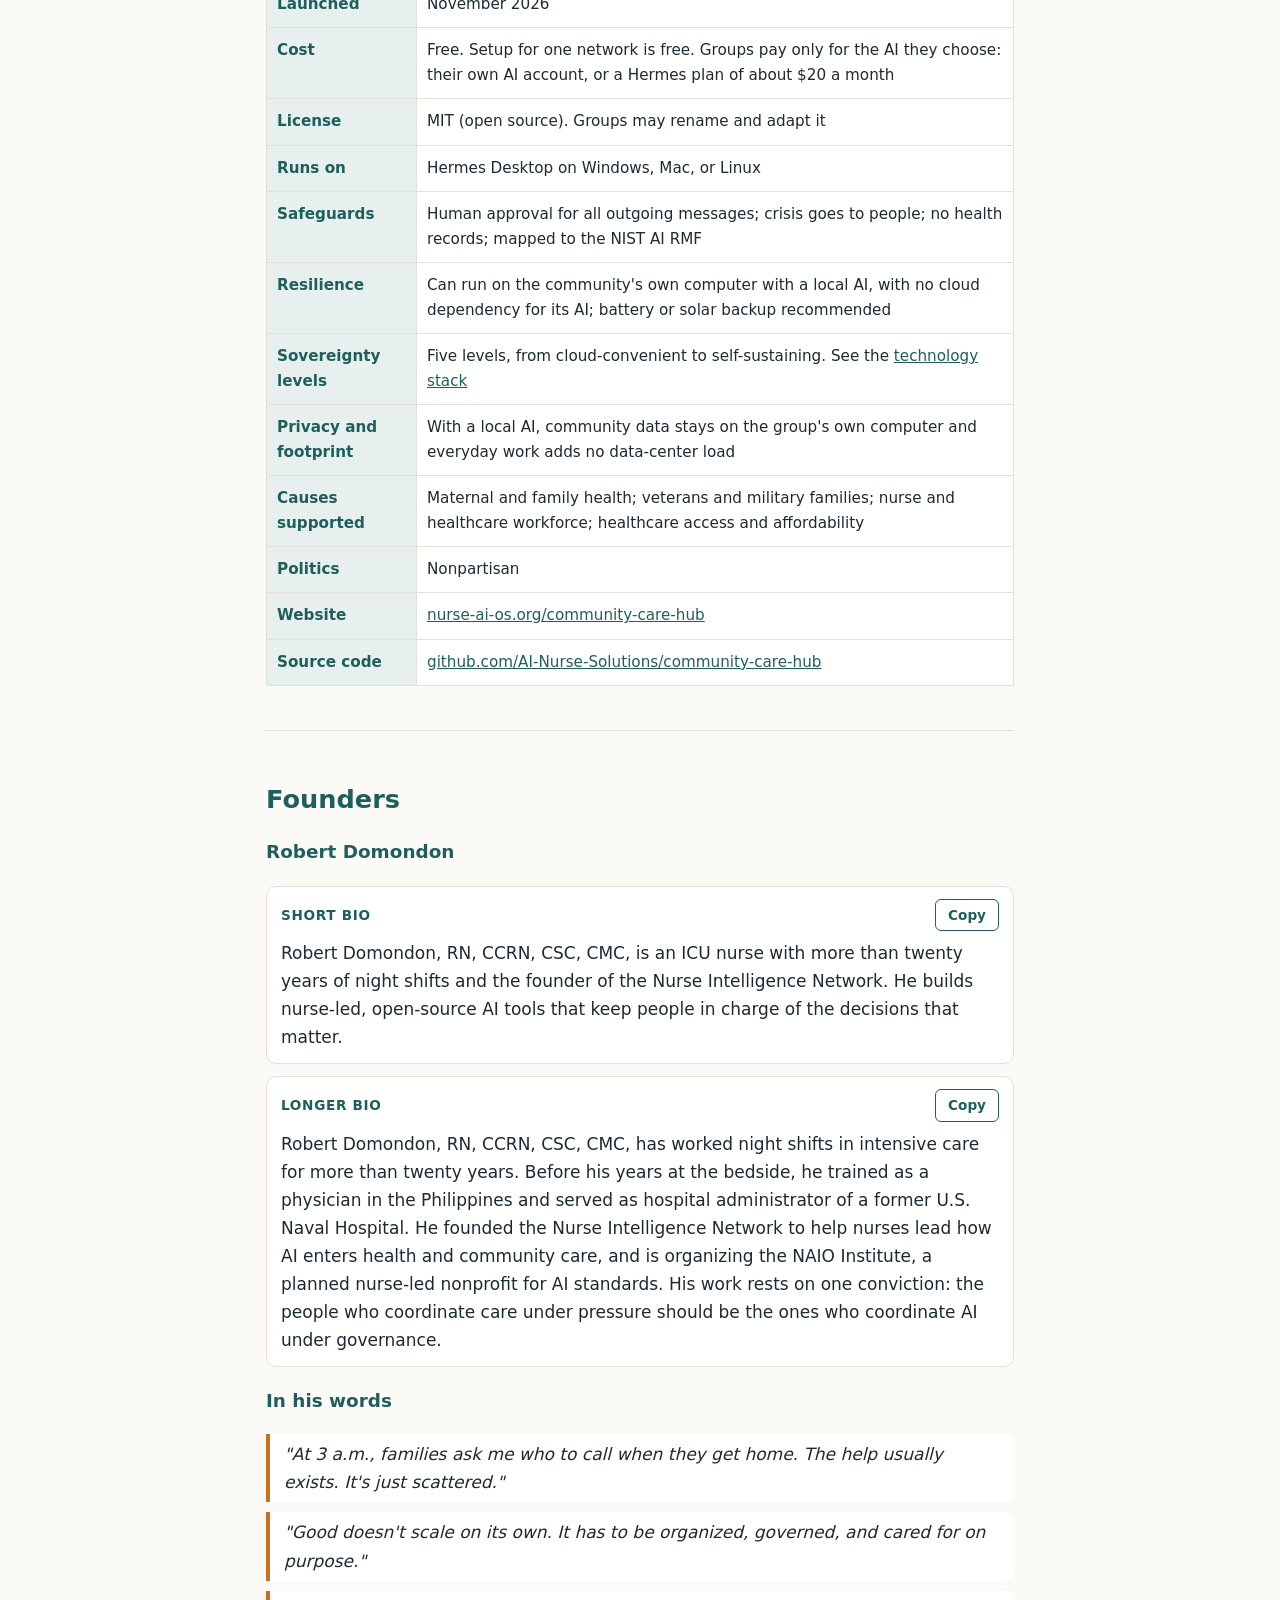
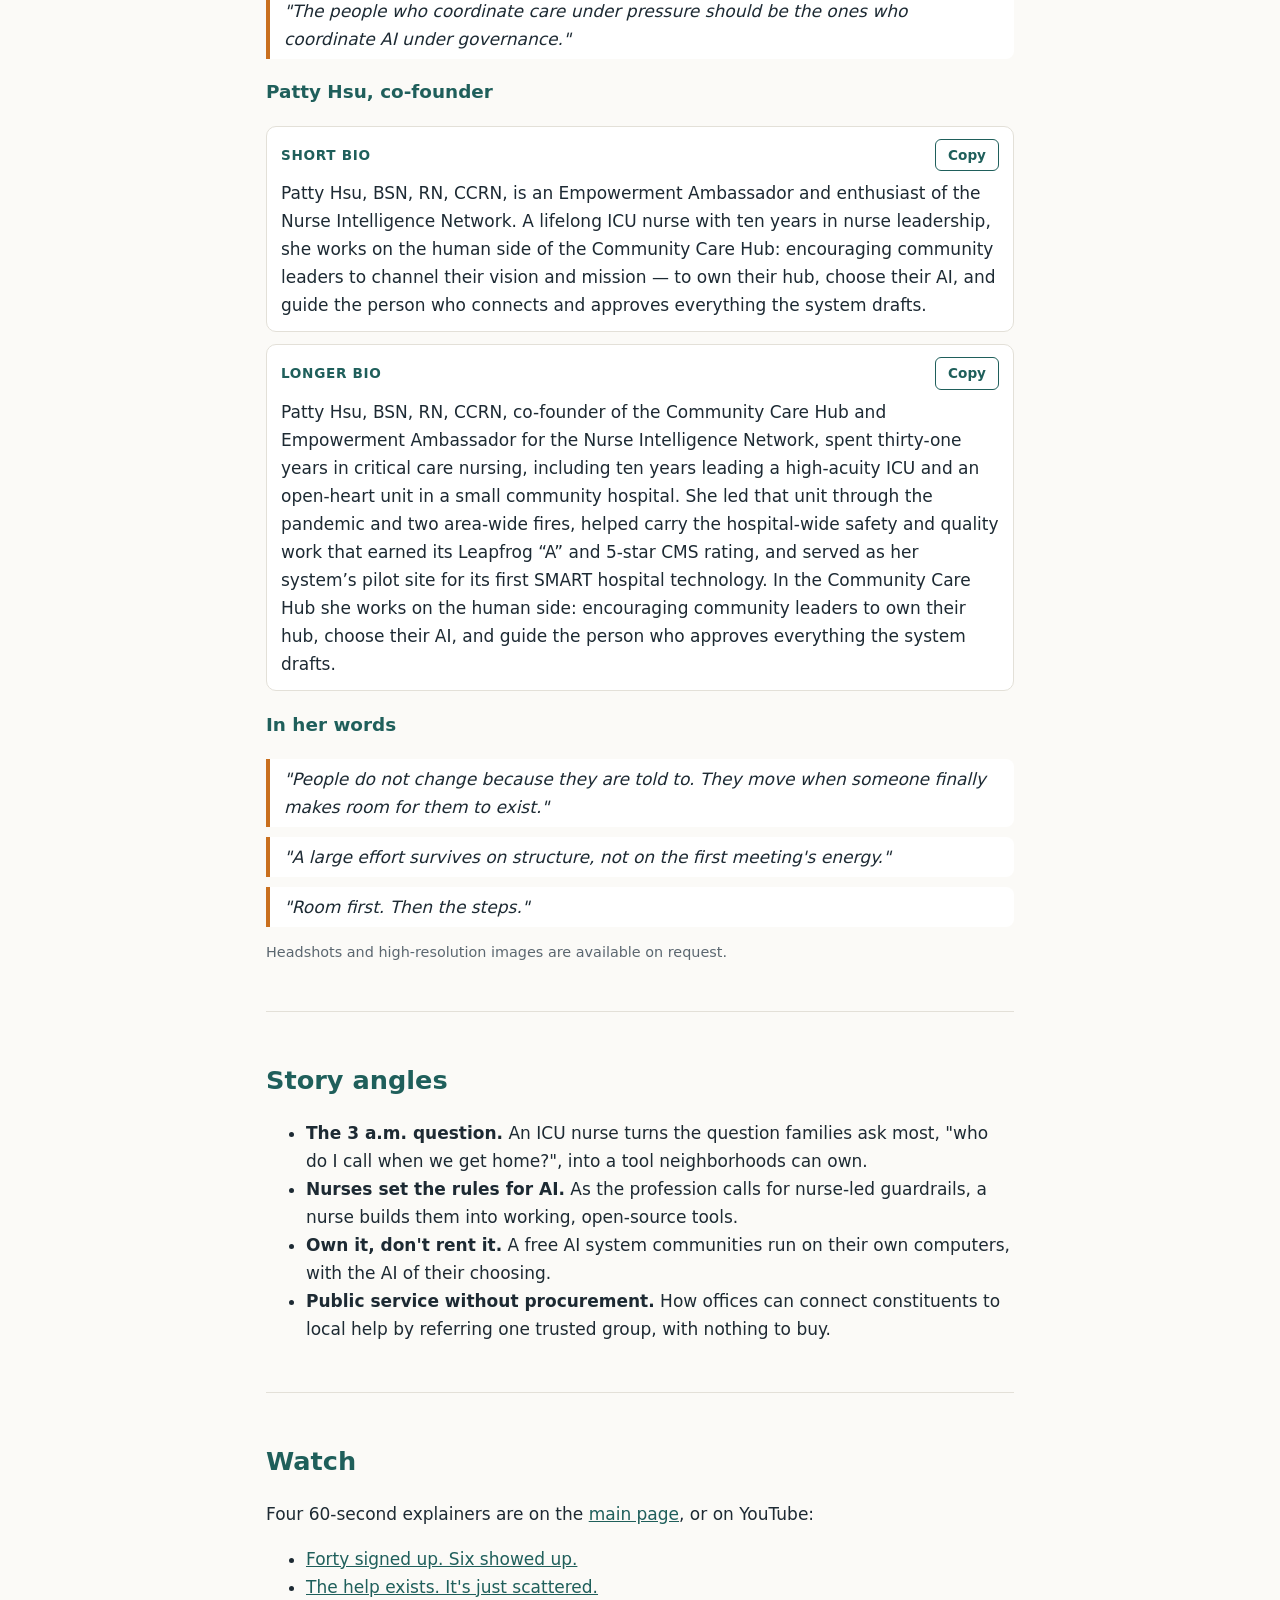
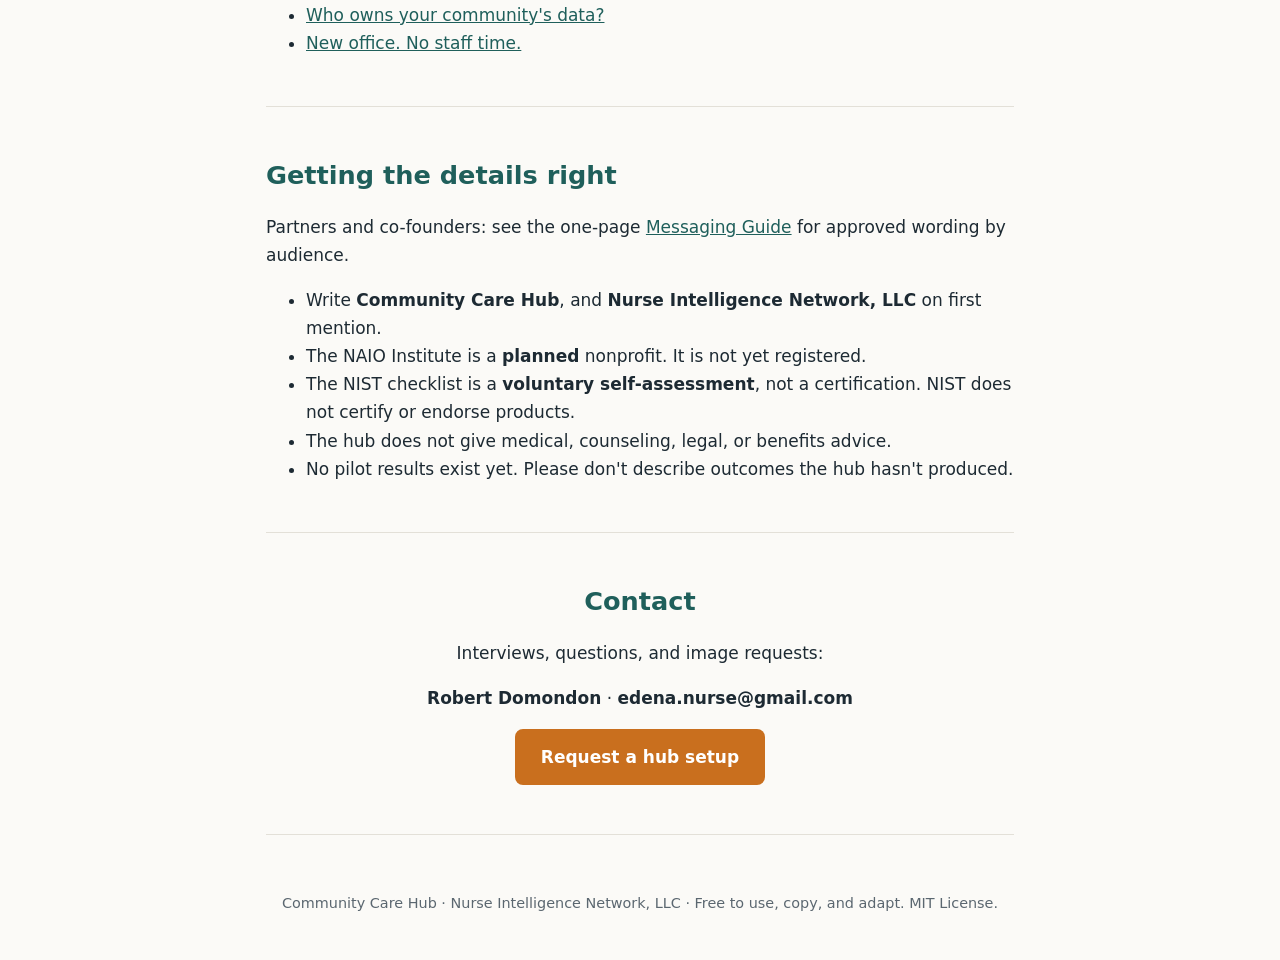
<file: media-kit.html>
<!DOCTYPE html>
<html lang="en"><head><meta charset="utf-8"><meta name="viewport" content="width=device-width,initial-scale=1">
<title>Media Kit | Community Care Hub</title>
<meta name="description" content="Media kit for the Community Care Hub and the nurse-led Nurse AI OS ecosystem: concept, ecosystem map, significance, key facts, founder bios, and contact.">
<link rel="canonical" href="https://nurse-ai-os.org/community-care-hub/media-kit.html">
<link rel="stylesheet" href="style.css">
</head><body>
<nav><a href="index.html" class="brand">Community Care Hub</a><span><a href="about.html">About</a><a href="https://form.jotform.com/263173142192048" class="navbtn">Request setup</a></span></nav>
<main class="doc guide">
<h1>Media Kit</h1>
<p class="lead">Everything you need to understand and write about the Community Care Hub and the nurse-led ecosystem behind it, on one page.</p>
<p><b>Jump to:</b> <a href="#describe">Descriptions</a> &middot; <a href="#concept">The concept</a> &middot; <a href="#ecosystem">The ecosystem</a> &middot; <a href="#why">Why it matters</a> &middot; <a href="#facts">Key facts</a> &middot; <a href="#founder">Founders</a> &middot; <a href="#angles">Story angles</a> &middot; <a href="#contact">Contact</a></p>

<section id="describe">
<h2>Ready-to-use descriptions</h2>
<div class="copybox"><div class="copyhead"><b>One sentence</b><button class="copy" data-for="d1">Copy</button></div>
<p id="d1">The Community Care Hub is a free, open-source system, designed by nurses, that helps community networks welcome members, coordinate a cause, connect neighbors to trusted local help, and show their impact, with a person approving everything the AI drafts.</p></div>
<div class="copybox"><div class="copyhead"><b>About 50 words</b><button class="copy" data-for="d2">Copy</button></div>
<p id="d2">The Community Care Hub is a free, open-source system designed by nurses for community networks. AI helpers handle the busywork: welcoming new members, keeping resource lists current, sending reminders, and drafting impact reports. People make every decision. The community owns the hub, its data, and its choice of AI. Created by the Nurse Intelligence Network.</p></div>
<div class="copybox"><div class="copyhead"><b>About 150 words</b><button class="copy" data-for="d3">Copy</button></div>
<p id="d3">At 3 a.m. in the ICU, families ask nurses the same question: who do I call when we get home? The help usually exists. It's just scattered. The Community Care Hub is a nurse-designed system that helps a community connect those pieces on purpose. A local network, such as a clinic, faith community, veterans' group, or nurse coalition, sets up a hub on a computer it controls and chooses the AI that powers it. AI helpers welcome new members, maintain a verified list of local services, coordinate events, and draft a monthly impact brief. A named person approves everything that goes out, and anyone in crisis is sent straight to a person. The hub is free and open source under the MIT License, maps its safeguards to the NIST AI Risk Management Framework, and stays with the community no matter who holds office. It was created by the Nurse Intelligence Network, LLC, and is planned to move to the NAIO Institute, a planned nurse-led nonprofit.</p></div>
</section>

<section id="concept">
<h2>The concept</h2>
<div class="three">
  <div><h3>The problem</h3><p>Communities have energy but no system to catch it. Forty people sign up at a town hall, and two weeks later six are still involved. Families can't find help that already exists. Small groups can't prove their impact.</p></div>
  <div><h3>The idea</h3><p>Apply the way nurses coordinate care under pressure to community organizing. A hub that welcomes, coordinates, connects, and reports, while people keep every decision.</p></div>
  <div><h3>The model</h3><p>Free setup for one local network, a 90-day pilot, then it belongs to them. Public offices can refer a group without buying, hosting, or running anything.</p></div>
</div>
<p><b>How a hub is built:</b> a group assesses its community, names one need, and writes its mission using the nursing process (Assess, Diagnose, Plan, Implement, Evaluate). Then it chooses only the AI helpers its findings call for. See the <a href="starter-packs.html">Cause Starter Packs</a> and the <a href="setup-guide.html">Hub Setup Guide</a>.</p>
</section>

<section id="ecosystem">
<h2>The ecosystem</h2>
<p>The Community Care Hub is one part of a connected, nurse-led effort. Each part has its own job.</p>
<div class="eco">
  <div class="eco-top"><b>NAIO Institute</b> <span class="status">planned nonprofit</span><small>Sets nurse-led standards for AI in health and community settings, and is planned to hold the tools below in the public interest.</small></div>
  <div class="eco-gov"><b>EDENA governance</b><small>The safety rules built into every tool: <i>"Agents propose. Humans judge. Nurses steward."</i> Every action is sorted green, yellow, or red for human review.</small></div>
  <div class="eco-row">
    <div class="eco-card"><span class="who">For the nurse</span><b>Nurse Life OS</b><small>The app. The easy first step: a governed AI assistant in the cloud.</small></div>
    <div class="eco-arrow" aria-hidden="true">&rarr;</div>
    <div class="eco-card"><span class="who">For the nurse</span><b>Nurse AI OS</b><small>The desktop workspace. Free, open source, and runs on the nurse's own computer.</small></div>
    <div class="eco-arrow" aria-hidden="true">&rarr;</div>
    <div class="eco-card hub"><span class="who">For the community</span><b>Community Care Hub</b><small>The same approach, applied to a community cause and owned by the community.</small></div>
  </div>
  <div class="eco-base"><b>Nurse Intelligence Network (NIN)</b><small>Nurse-led company that builds the tools and sustains the work through training, certification, and nurse community.</small></div>
</div>
<p class="small">The desktop workspace and the hub run on Hermes Desktop, open-source software from Nous Research. Neither is affiliated with or endorsed by Nous Research. Learn more at <a href="https://nurse-ai-os.org/">nurse-ai-os.org</a>.</p>
</section>

<section id="why">
<h2>Why it matters</h2>
<div class="why">
  <div><h3>Nurses are stepping up to set the rules for AI</h3><p>Registered nurses are the largest healthcare occupation in the U.S., about 3.4 million employed in 2022 (<a href="https://www.bls.gov/spotlight/2023/healthcare-occupations-in-2022/home.htm">BLS</a>). On May 5, 2026, the American Nurses Association said AI in nursing "requires deliberate, nurse-led action to protect patient safety, ensure nurse well-being, and sustain public trust" (<a href="https://www.nursingworld.org/news/news-releases/2026-news-releases/american-nurses-association-calls-for-nurse-led-guardrails-on-artificial-intelligence-in-healthcare/">ANA</a>). This ecosystem puts nurse-led guardrails into working tools.</p></div>
  <div><h3>From the bedside to the block</h3><p>Nursing's method of assessing, diagnosing, planning, acting, and evaluating is applied to community organizing. Nurses already coordinate families, specialists, and community resources every day. The hub hands that discipline to neighborhood leaders.</p></div>
  <div><h3>Communities own their tools</h3><p>The hub is open source, can run on a group's own computer, and works with the AI the group chooses. There's no vendor to wait on and no price that can change underneath them. Its safeguards map to the <a href="https://www.nist.gov/itl/ai-risk-management-framework">NIST AI Risk Management Framework</a> as a voluntary self-assessment.</p></div>
  <div><h3>Safety designed in, not added on</h3><p>No AI counseling, no crisis response, and no private health records. A named person approves every outgoing message, and anyone in crisis is directed to people and to 988.</p></div>
  <div><h3>Self-sustaining and sovereign</h3><p>Power and network outages show how fragile centralized systems can be. A hub can run on a community's own computer with a local AI, so its AI doesn't depend on a distant cloud service. With battery or solar backup and a printed resource list, a community keeps its information and plans in its own hands through outages.</p></div>
  <div><h3>Private, and lighter on data centers</h3><p>Communities across the political spectrum are pushing back on new data centers over electricity bills, water, and land (<a href="https://www.route-fifty.com/artificial-intelligence/2026/06/americas-data-center-backlash-bipartisan-can-it-stay-way/414306/">Route Fifty</a>). A hub running a local AI keeps a community's information on its own computer, and its everyday work adds no load to a distant data center. Small models on hardware a group already owns, powered by solar where possible, keep the footprint light.</p></div>
  <div><h3>A nonpartisan bridge to public service</h3><p>Elected offices can refer a trusted local group without buying or running anything, and because the community owns the hub, it doesn't disappear when an office changes hands.</p></div>
</div>
<p class="note"><b>Where things stand:</b> the Community Care Hub launched in November 2026, and the first community pilots are forming now. Results will be shared after the first 90-day pilots, not before.</p>
</section>

<section id="facts">
<h2>Key facts</h2>
<div class="tablewrap"><table class="outline"><tbody>
<tr><th>Name</th><td>Community Care Hub</td></tr>
<tr><th>What it is</th><td>A free, open-source, nurse-designed system for community networks</td></tr>
<tr><th>Created by</th><td>Nurse Intelligence Network, LLC (NIN)</td></tr>
<tr><th>Planned home</th><td>NAIO Institute, a planned nurse-led nonprofit</td></tr>
<tr><th>Launched</th><td>November 2026</td></tr>
<tr><th>Cost</th><td>Free. Setup for one network is free. Groups pay only for the AI they choose: their own AI account, or a Hermes plan of about $20 a month</td></tr>
<tr><th>License</th><td>MIT (open source). Groups may rename and adapt it</td></tr>
<tr><th>Runs on</th><td>Hermes Desktop on Windows, Mac, or Linux</td></tr>
<tr><th>Safeguards</th><td>Human approval for all outgoing messages; crisis goes to people; no health records; mapped to the NIST AI RMF</td></tr>
<tr><th>Resilience</th><td>Can run on the community's own computer with a local AI, with no cloud dependency for its AI; battery or solar backup recommended</td></tr>
<tr><th>Sovereignty levels</th><td>Five levels, from cloud-convenient to self-sustaining. See the <a href="technology-stack.html">technology stack</a></td></tr>
<tr><th>Privacy and footprint</th><td>With a local AI, community data stays on the group's own computer and everyday work adds no data-center load</td></tr>
<tr><th>Causes supported</th><td>Maternal and family health; veterans and military families; nurse and healthcare workforce; healthcare access and affordability</td></tr>
<tr><th>Politics</th><td>Nonpartisan</td></tr>
<tr><th>Website</th><td><a href="https://nurse-ai-os.org/community-care-hub/">nurse-ai-os.org/community-care-hub</a></td></tr>
<tr><th>Source code</th><td><a href="https://github.com/AI-Nurse-Solutions/community-care-hub">github.com/AI-Nurse-Solutions/community-care-hub</a></td></tr>
</tbody></table></div>
</section>

<section id="founder">
<h2>Founders</h2>
<h3>Robert Domondon</h3>
<div class="copybox"><div class="copyhead"><b>Short bio</b><button class="copy" data-for="b1">Copy</button></div>
<p id="b1">Robert Domondon, RN, CCRN, CSC, CMC, is an ICU nurse with more than twenty years of night shifts and the founder of the Nurse Intelligence Network. He builds nurse-led, open-source AI tools that keep people in charge of the decisions that matter.</p></div>
<div class="copybox"><div class="copyhead"><b>Longer bio</b><button class="copy" data-for="b2">Copy</button></div>
<p id="b2">Robert Domondon, RN, CCRN, CSC, CMC, has worked night shifts in intensive care for more than twenty years. Before his years at the bedside, he trained as a physician in the Philippines and served as hospital administrator of a former U.S. Naval Hospital. He founded the Nurse Intelligence Network to help nurses lead how AI enters health and community care, and is organizing the NAIO Institute, a planned nurse-led nonprofit for AI standards. His work rests on one conviction: the people who coordinate care under pressure should be the ones who coordinate AI under governance.</p></div>
<h3>In his words</h3>
<blockquote>"At 3 a.m., families ask me who to call when they get home. The help usually exists. It's just scattered."</blockquote>
<blockquote>"Good doesn't scale on its own. It has to be organized, governed, and cared for on purpose."</blockquote>
<blockquote>"The people who coordinate care under pressure should be the ones who coordinate AI under governance."</blockquote>
<h3>Patty Hsu, co-founder</h3>
<div class="copybox"><div class="copyhead"><b>Short bio</b><button class="copy" data-for="b3">Copy</button></div>
<p id="b3">Patty Hsu, BSN, RN, CCRN, is an Empowerment Ambassador and enthusiast of the Nurse Intelligence Network. A lifelong ICU nurse with ten years in nurse leadership, she works on the human side of the Community Care Hub: encouraging community leaders to channel their vision and mission &mdash; to own their hub, choose their AI, and guide the person who connects and approves everything the system drafts.</p></div>
<div class="copybox"><div class="copyhead"><b>Longer bio</b><button class="copy" data-for="b4">Copy</button></div>
<p id="b4">Patty Hsu, BSN, RN, CCRN, co-founder of the Community Care Hub and Empowerment Ambassador for the Nurse Intelligence Network, spent thirty-one years in critical care nursing, including ten years leading a high-acuity ICU and an open-heart unit in a small community hospital. She led that unit through the pandemic and two area-wide fires, helped carry the hospital-wide safety and quality work that earned its Leapfrog &ldquo;A&rdquo; and 5-star CMS rating, and served as her system&rsquo;s pilot site for its first SMART hospital technology. In the Community Care Hub she works on the human side: encouraging community leaders to own their hub, choose their AI, and guide the person who approves everything the system drafts.</p></div>
<h3>In her words</h3>
<blockquote>"People do not change because they are told to. They move when someone finally makes room for them to exist."</blockquote>
<blockquote>"A large effort survives on structure, not on the first meeting's energy."</blockquote>
<blockquote>"Room first. Then the steps."</blockquote>
<p class="small">Headshots and high-resolution images are available on request.</p>
</section>

<section id="angles">
<h2>Story angles</h2>
<ul>
<li><b>The 3 a.m. question.</b> An ICU nurse turns the question families ask most, "who do I call when we get home?", into a tool neighborhoods can own.</li>
<li><b>Nurses set the rules for AI.</b> As the profession calls for nurse-led guardrails, a nurse builds them into working, open-source tools.</li>
<li><b>Own it, don't rent it.</b> A free AI system communities run on their own computers, with the AI of their choosing.</li>
<li><b>Public service without procurement.</b> How offices can connect constituents to local help by referring one trusted group, with nothing to buy.</li>
</ul>
</section>

<section id="videos">
<h2>Watch</h2>
<p>Four 60-second explainers are on the <a href="index.html#videos">main page</a>, or on YouTube:</p>
<ul>
<li><a href="https://youtube.com/shorts/Hn6Su6LPyv4">Forty signed up. Six showed up.</a></li>
<li><a href="https://youtube.com/shorts/Qy-P-Us08YU">The help exists. It's just scattered.</a></li>
<li><a href="https://youtube.com/shorts/MwoxgPl7WlI">Who owns your community's data?</a></li>
<li><a href="https://youtube.com/shorts/R_rf4D61FCE">New office. No staff time.</a></li>
</ul>
</section>

<section id="style">
<h2>Getting the details right</h2>
<p>Partners and co-founders: see the one-page <a href="messaging-guide.html">Messaging Guide</a> for approved wording by audience.</p>
<ul>
<li>Write <b>Community Care Hub</b>, and <b>Nurse Intelligence Network, LLC</b> on first mention.</li>
<li>The NAIO Institute is a <b>planned</b> nonprofit. It is not yet registered.</li>
<li>The NIST checklist is a <b>voluntary self-assessment</b>, not a certification. NIST does not certify or endorse products.</li>
<li>The hub does not give medical, counseling, legal, or benefits advice.</li>
<li>No pilot results exist yet. Please don't describe outcomes the hub hasn't produced.</li>
</ul>
</section>

<section id="contact" class="cta">
<h2>Contact</h2>
<p>Interviews, questions, and image requests:</p>
<p><b>Robert Domondon</b> &middot; <span class="sel">edena.nurse@gmail.com</span></p>
<p><a class="btn" href="https://form.jotform.com/263173142192048">Request a hub setup</a></p>
</section>
</main>
<footer><p>Community Care Hub &middot; Nurse Intelligence Network, LLC &middot; Free to use, copy, and adapt. MIT License.</p></footer>
<script>
document.querySelectorAll('button.copy').forEach(function(b){
  b.addEventListener('click',function(){
    var el=document.getElementById(b.dataset.for), t=el.innerText;
    function done(){b.textContent='Copied';setTimeout(function(){b.textContent='Copy'},1500)}
    if(navigator.clipboard){navigator.clipboard.writeText(t).then(done,function(){sel(el)})}else{sel(el)}
  });
});
function sel(el){var r=document.createRange();r.selectNodeContents(el);var s=window.getSelection();s.removeAllRanges();s.addRange(r)}
</script>
</body></html>
</file>
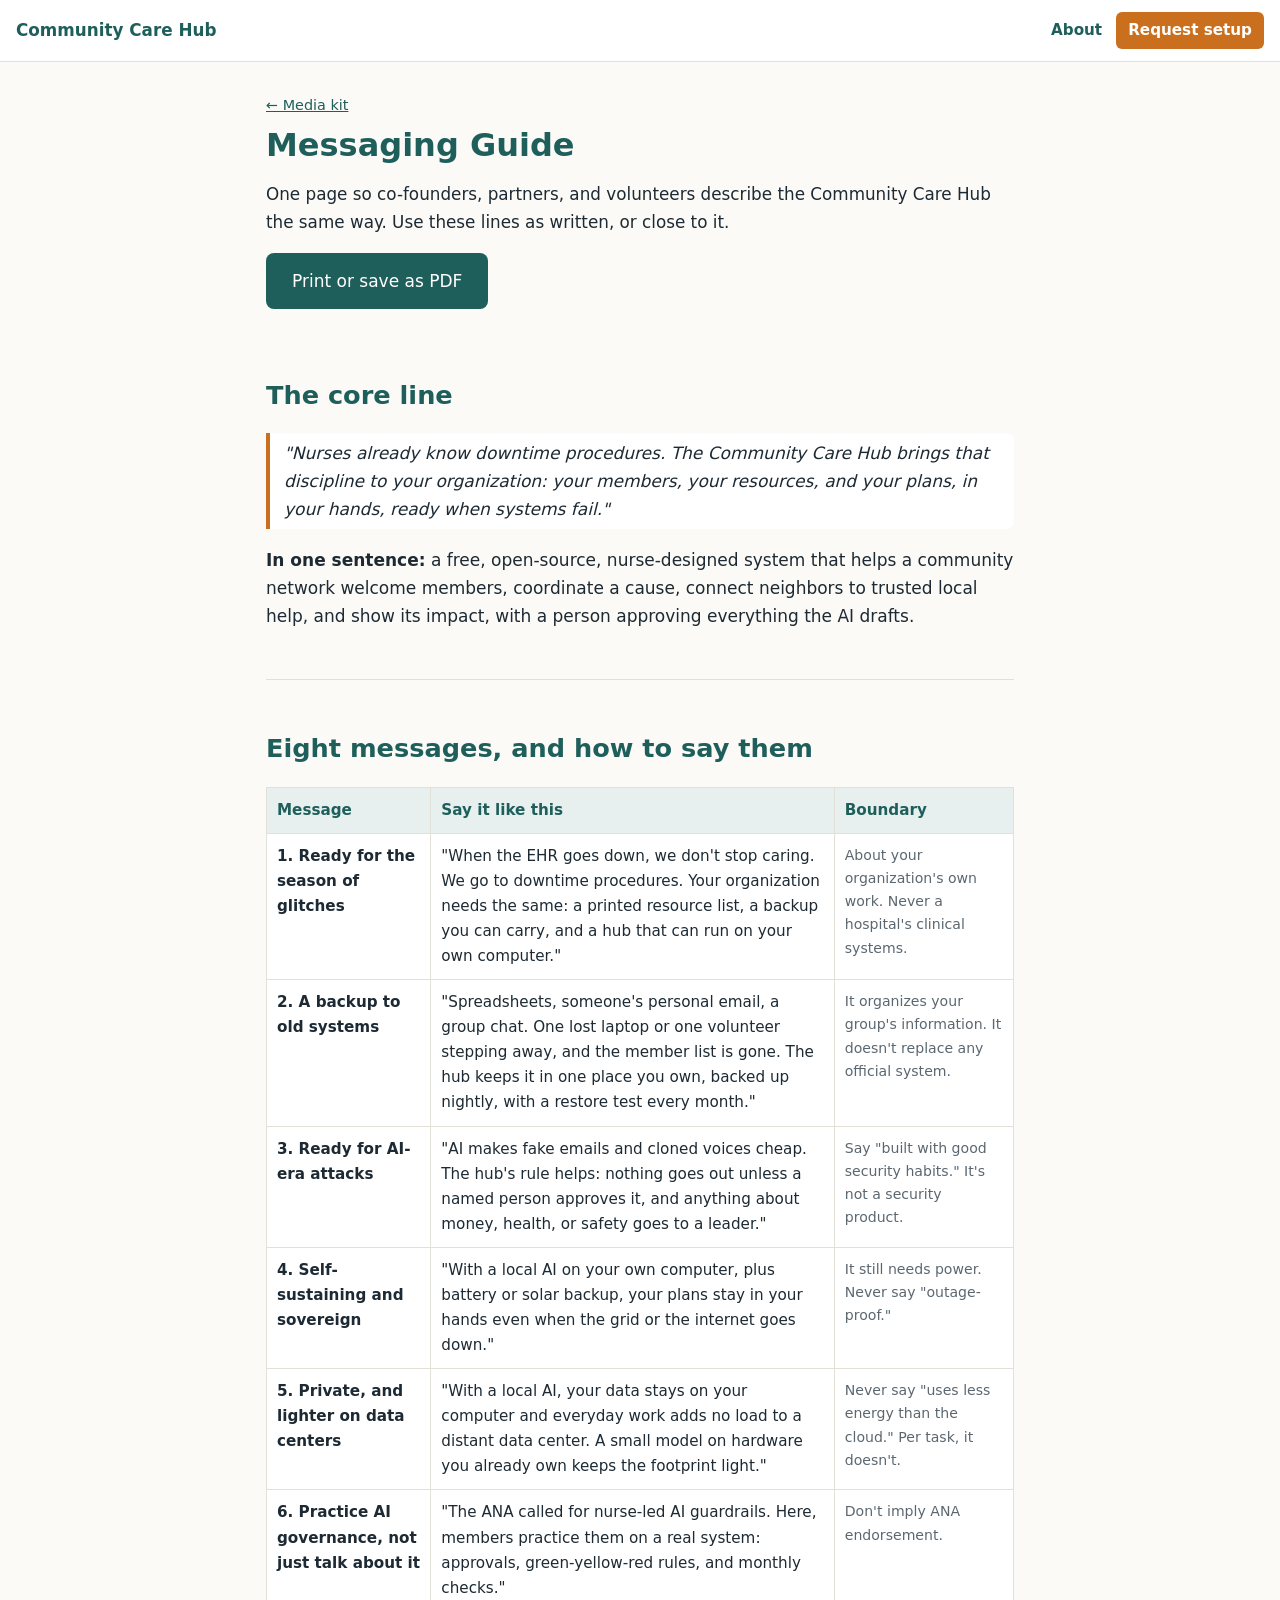
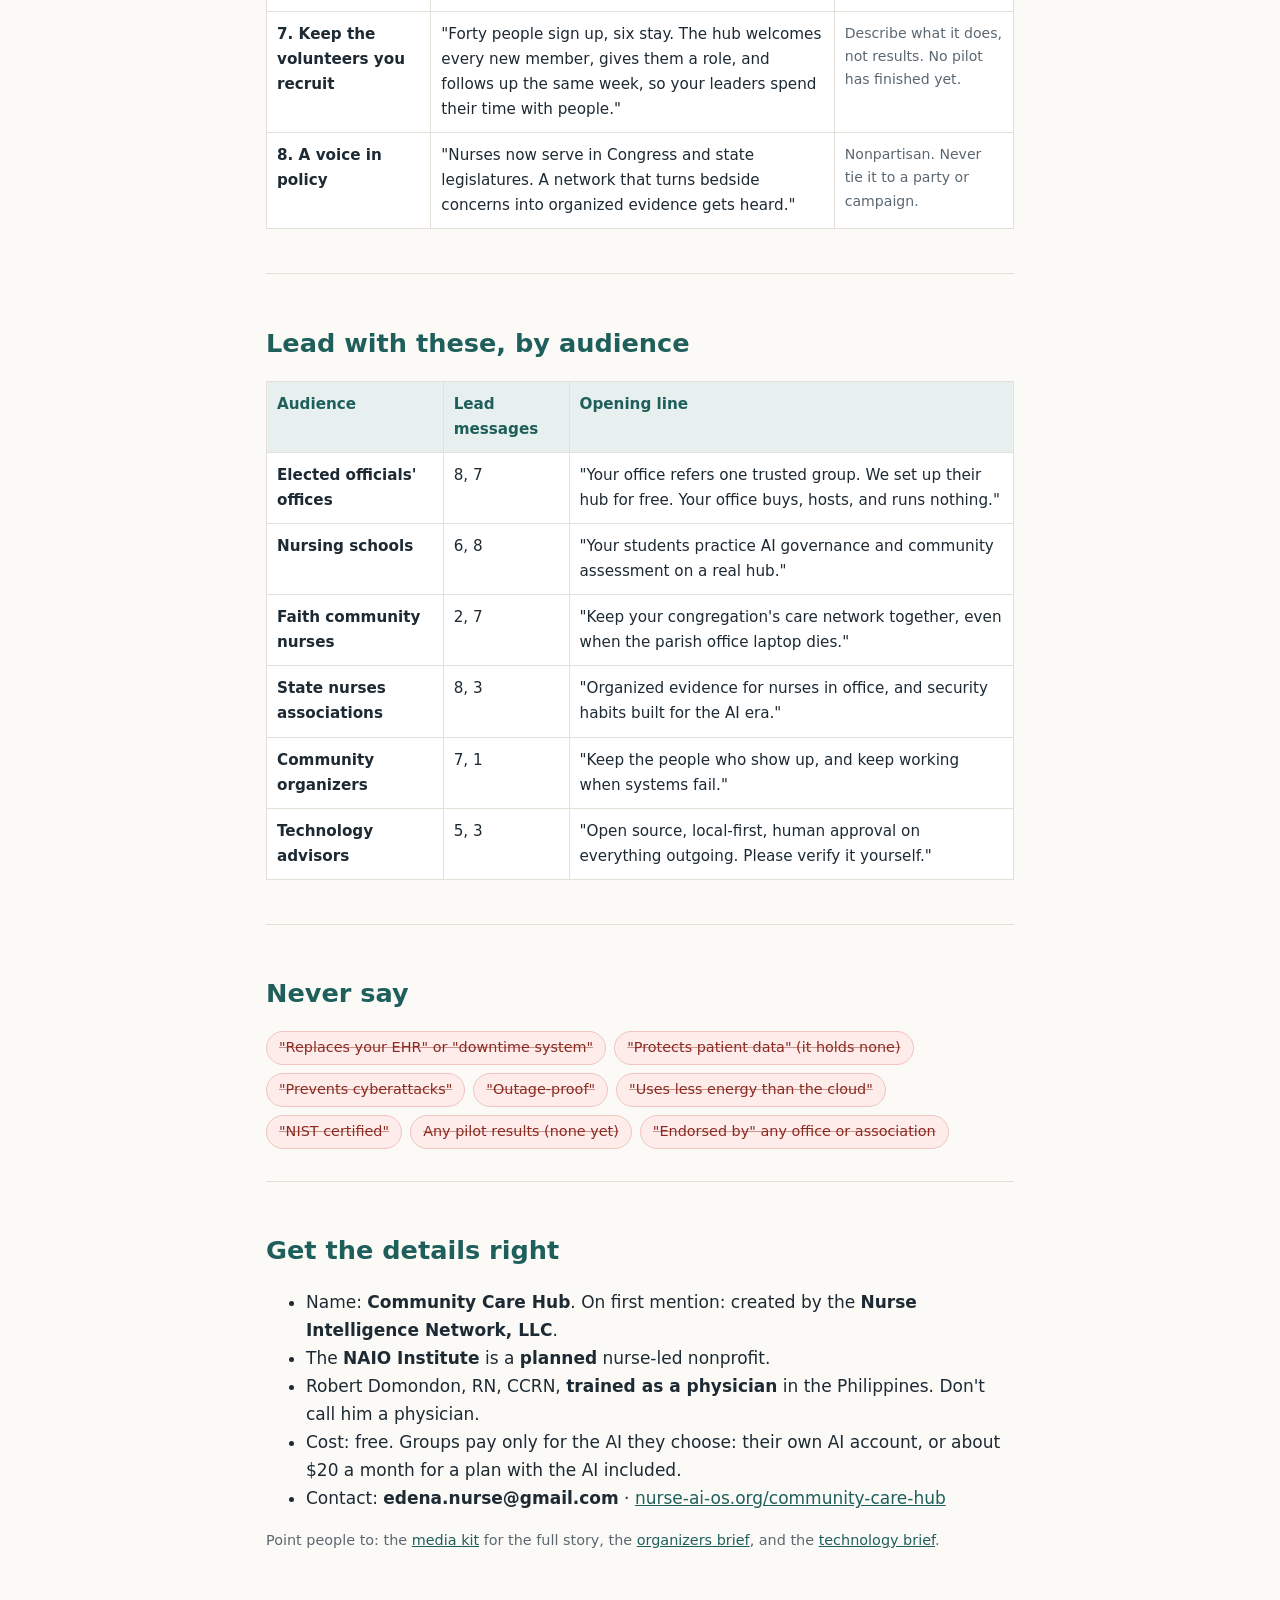
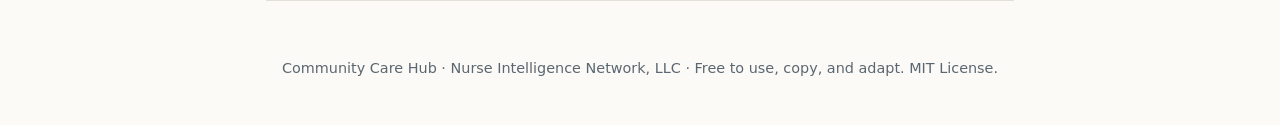
<file: messaging-guide.html>
<!DOCTYPE html>
<html lang="en"><head><meta charset="utf-8"><meta name="viewport" content="width=device-width,initial-scale=1">
<title>Messaging Guide | Community Care Hub</title>
<link rel="canonical" href="https://nurse-ai-os.org/community-care-hub/messaging-guide.html">
<link rel="stylesheet" href="style.css">
</head><body>
<nav><a href="index.html" class="brand">Community Care Hub</a><span><a href="about.html">About</a><a href="https://form.jotform.com/263173142192048" class="navbtn">Request setup</a></span></nav>
<main class="doc guide">
<p class="crumb"><a href="media-kit.html">&larr; Media kit</a></p>
<h1>Messaging Guide</h1>
<p class="lead">One page so co-founders, partners, and volunteers describe the Community Care Hub the same way. Use these lines as written, or close to it.</p>
<p class="noprint"><button class="btn alt" onclick="window.print()">Print or save as PDF</button></p>

<section>
<h2>The core line</h2>
<blockquote>"Nurses already know downtime procedures. The Community Care Hub brings that discipline to your organization: your members, your resources, and your plans, in your hands, ready when systems fail."</blockquote>
<p><b>In one sentence:</b> a free, open-source, nurse-designed system that helps a community network welcome members, coordinate a cause, connect neighbors to trusted local help, and show its impact, with a person approving everything the AI drafts.</p>
</section>

<section>
<h2>Eight messages, and how to say them</h2>
<div class="tablewrap"><table class="msgs"><thead><tr><th>Message</th><th>Say it like this</th><th>Boundary</th></tr></thead><tbody>
<tr><td><b>1. Ready for the season of glitches</b></td><td>"When the EHR goes down, we don't stop caring. We go to downtime procedures. Your organization needs the same: a printed resource list, a backup you can carry, and a hub that can run on your own computer."</td><td>About your organization's own work. Never a hospital's clinical systems.</td></tr>
<tr><td><b>2. A backup to old systems</b></td><td>"Spreadsheets, someone's personal email, a group chat. One lost laptop or one volunteer stepping away, and the member list is gone. The hub keeps it in one place you own, backed up nightly, with a restore test every month."</td><td>It organizes your group's information. It doesn't replace any official system.</td></tr>
<tr><td><b>3. Ready for AI-era attacks</b></td><td>"AI makes fake emails and cloned voices cheap. The hub's rule helps: nothing goes out unless a named person approves it, and anything about money, health, or safety goes to a leader."</td><td>Say "built with good security habits." It's not a security product.</td></tr>
<tr><td><b>4. Self-sustaining and sovereign</b></td><td>"With a local AI on your own computer, plus battery or solar backup, your plans stay in your hands even when the grid or the internet goes down."</td><td>It still needs power. Never say "outage-proof."</td></tr>
<tr><td><b>5. Private, and lighter on data centers</b></td><td>"With a local AI, your data stays on your computer and everyday work adds no load to a distant data center. A small model on hardware you already own keeps the footprint light."</td><td>Never say "uses less energy than the cloud." Per task, it doesn't.</td></tr>
<tr><td><b>6. Practice AI governance, not just talk about it</b></td><td>"The ANA called for nurse-led AI guardrails. Here, members practice them on a real system: approvals, green-yellow-red rules, and monthly checks."</td><td>Don't imply ANA endorsement.</td></tr>
<tr><td><b>7. Keep the volunteers you recruit</b></td><td>"Forty people sign up, six stay. The hub welcomes every new member, gives them a role, and follows up the same week, so your leaders spend their time with people."</td><td>Describe what it does, not results. No pilot has finished yet.</td></tr>
<tr><td><b>8. A voice in policy</b></td><td>"Nurses now serve in Congress and state legislatures. A network that turns bedside concerns into organized evidence gets heard."</td><td>Nonpartisan. Never tie it to a party or campaign.</td></tr>
</tbody></table></div>
</section>

<section>
<h2>Lead with these, by audience</h2>
<div class="tablewrap"><table><thead><tr><th>Audience</th><th>Lead messages</th><th>Opening line</th></tr></thead><tbody>
<tr><td><b>Elected officials' offices</b></td><td>8, 7</td><td>"Your office refers one trusted group. We set up their hub for free. Your office buys, hosts, and runs nothing."</td></tr>
<tr><td><b>Nursing schools</b></td><td>6, 8</td><td>"Your students practice AI governance and community assessment on a real hub."</td></tr>
<tr><td><b>Faith community nurses</b></td><td>2, 7</td><td>"Keep your congregation's care network together, even when the parish office laptop dies."</td></tr>
<tr><td><b>State nurses associations</b></td><td>8, 3</td><td>"Organized evidence for nurses in office, and security habits built for the AI era."</td></tr>
<tr><td><b>Community organizers</b></td><td>7, 1</td><td>"Keep the people who show up, and keep working when systems fail."</td></tr>
<tr><td><b>Technology advisors</b></td><td>5, 3</td><td>"Open source, local-first, human approval on everything outgoing. Please verify it yourself."</td></tr>
</tbody></table></div>
</section>

<section>
<h2>Never say</h2>
<div class="never">
<span>"Replaces your EHR" or "downtime system"</span>
<span>"Protects patient data" (it holds none)</span>
<span>"Prevents cyberattacks"</span>
<span>"Outage-proof"</span>
<span>"Uses less energy than the cloud"</span>
<span>"NIST certified"</span>
<span>Any pilot results (none yet)</span>
<span>"Endorsed by" any office or association</span>
</div>
</section>

<section>
<h2>Get the details right</h2>
<ul>
<li>Name: <b>Community Care Hub</b>. On first mention: created by the <b>Nurse Intelligence Network, LLC</b>.</li>
<li>The <b>NAIO Institute</b> is a <b>planned</b> nurse-led nonprofit.</li>
<li>Robert Domondon, RN, CCRN, <b>trained as a physician</b> in the Philippines. Don't call him a physician.</li>
<li>Cost: free. Groups pay only for the AI they choose: their own AI account, or about $20 a month for a plan with the AI included.</li>
<li>Contact: <span class="sel">edena.nurse@gmail.com</span> &middot; <a href="https://nurse-ai-os.org/community-care-hub/">nurse-ai-os.org/community-care-hub</a></li>
</ul>
<p class="small">Point people to: the <a href="media-kit.html">media kit</a> for the full story, the <a href="briefs/brief-community-organizers.pdf">organizers brief</a>, and the <a href="briefs/brief-technology-advisors.pdf">technology brief</a>.</p>
</section>
</main>
<footer><p>Community Care Hub &middot; Nurse Intelligence Network, LLC &middot; Free to use, copy, and adapt. MIT License.</p></footer>
</body></html>
</file>
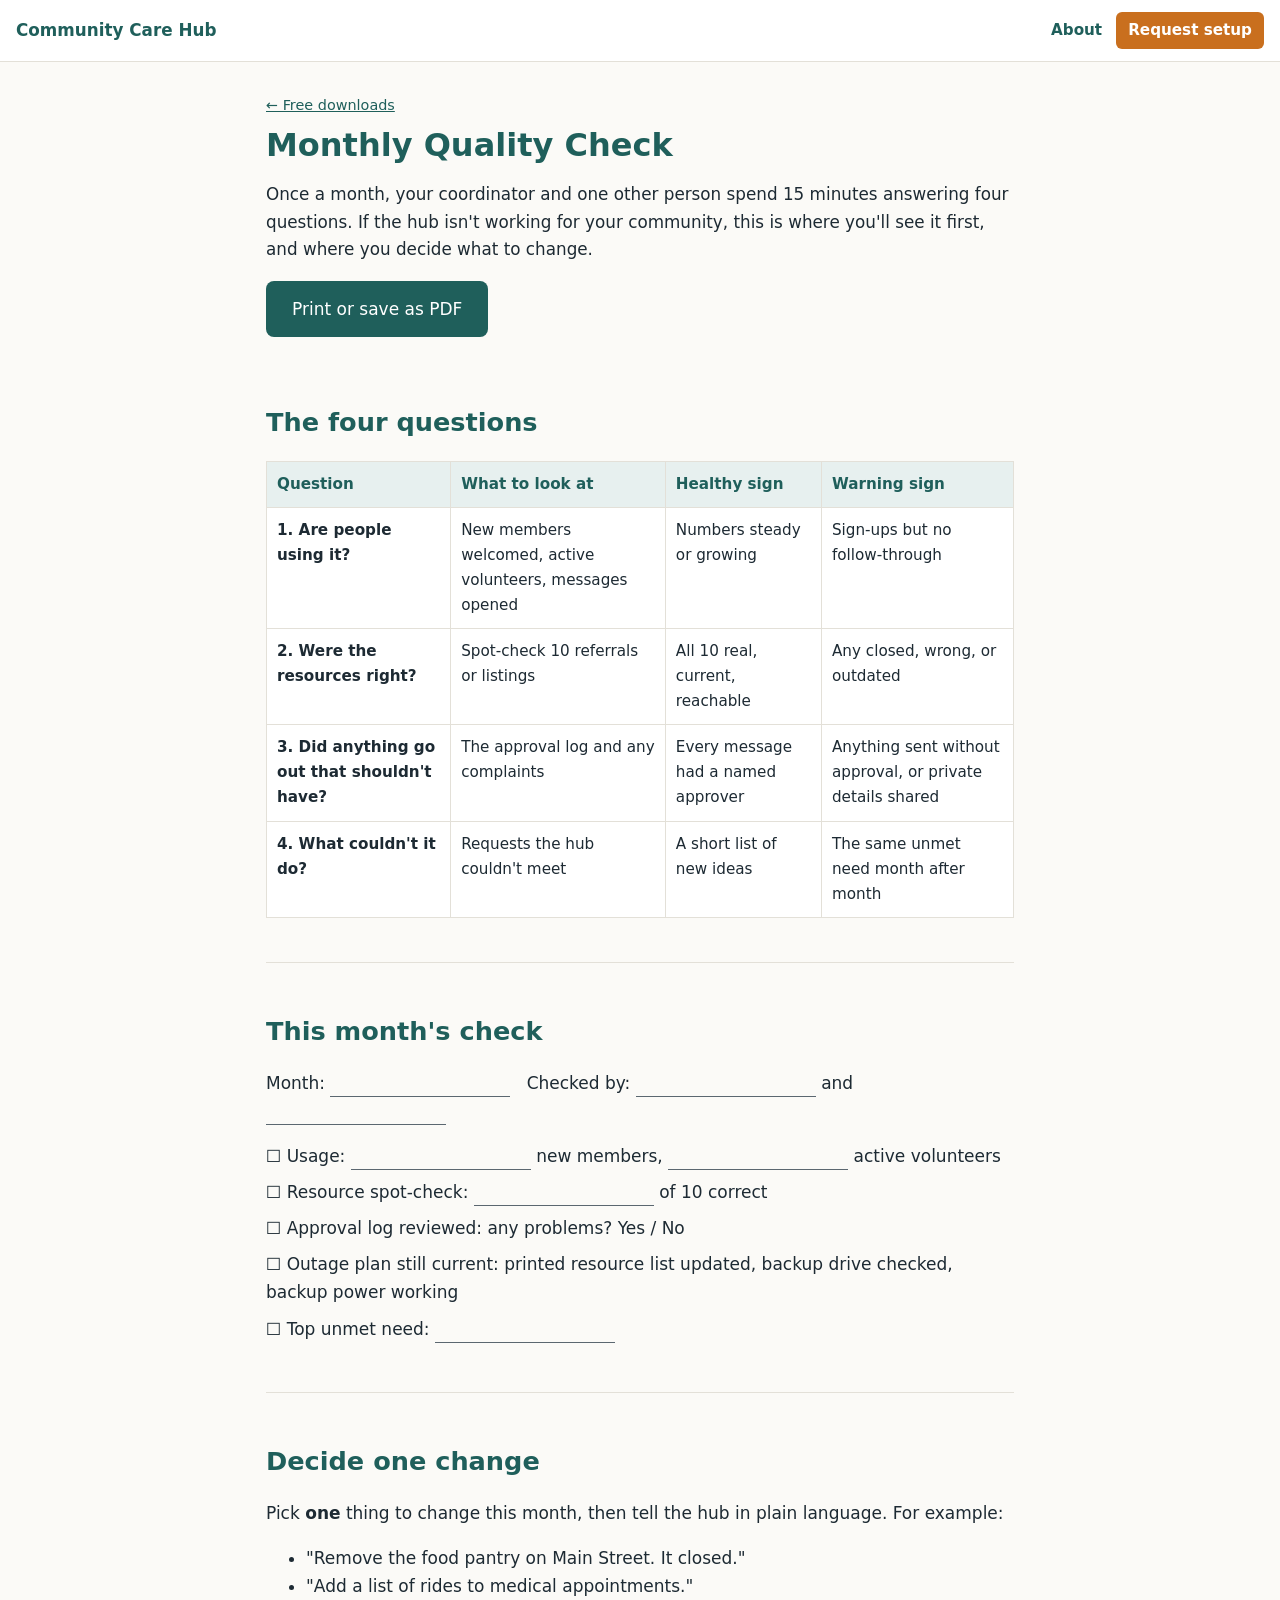
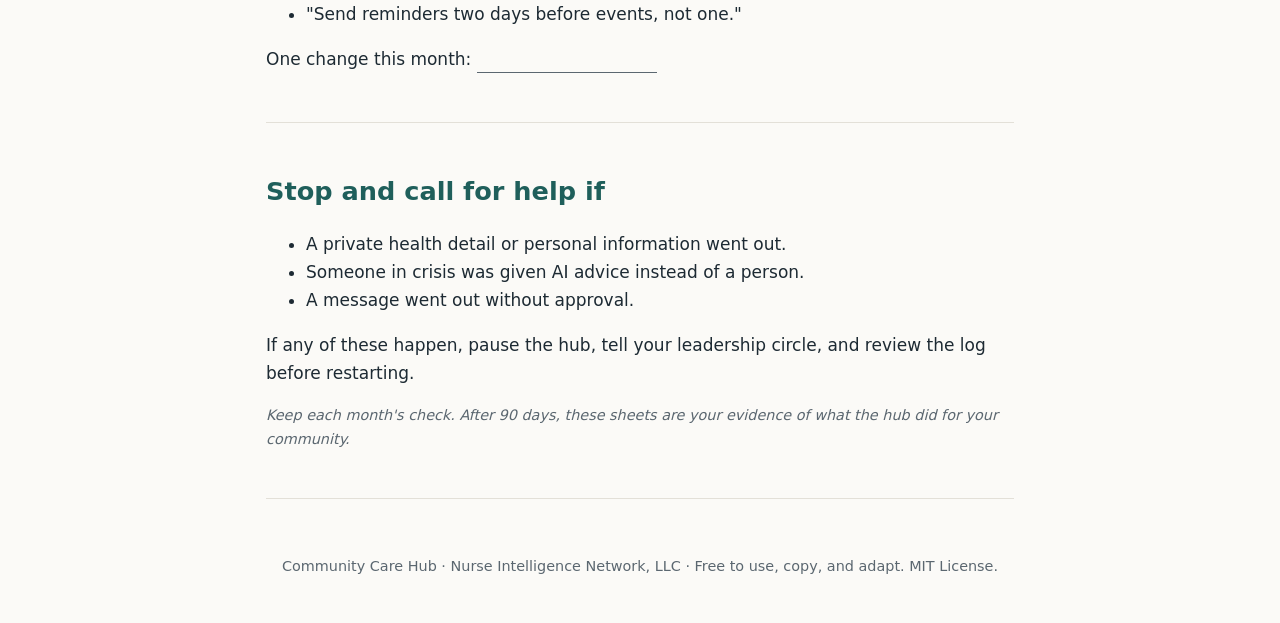
<file: quality-check.html>
<!DOCTYPE html>
<html lang="en"><head><meta charset="utf-8"><meta name="viewport" content="width=device-width,initial-scale=1">
<title>Monthly Quality Check | Community Care Hub</title>
<link rel="canonical" href="https://nurse-ai-os.org/community-care-hub/quality-check.html">
<link rel="stylesheet" href="style.css">
</head><body>
<nav><a href="index.html" class="brand">Community Care Hub</a><span><a href="about.html">About</a><a href="https://form.jotform.com/263173142192048" class="navbtn">Request setup</a></span></nav>
<main class="doc">
<p class="crumb"><a href="index.html#downloads">&larr; Free downloads</a></p>
<h1>Monthly Quality Check</h1>
<p class="lead">Once a month, your coordinator and one other person spend 15 minutes answering four questions. If the hub isn't working for your community, this is where you'll see it first, and where you decide what to change.</p>
<p class="noprint"><button class="btn alt" onclick="window.print()">Print or save as PDF</button></p>
<section><h2>The four questions</h2><div class="tablewrap"><table><thead><tr><th>Question</th><th>What to look at</th><th>Healthy sign</th><th>Warning sign</th></tr></thead><tbody>
<tr><td><b>1. Are people using it?</b></td><td>New members welcomed, active volunteers, messages opened</td><td>Numbers steady or growing</td><td>Sign-ups but no follow-through</td></tr>
<tr><td><b>2. Were the resources right?</b></td><td>Spot-check 10 referrals or listings</td><td>All 10 real, current, reachable</td><td>Any closed, wrong, or outdated</td></tr>
<tr><td><b>3. Did anything go out that shouldn't have?</b></td><td>The approval log and any complaints</td><td>Every message had a named approver</td><td>Anything sent without approval, or private details shared</td></tr>
<tr><td><b>4. What couldn't it do?</b></td><td>Requests the hub couldn't meet</td><td>A short list of new ideas</td><td>The same unmet need month after month</td></tr>
</tbody></table></div></section>
<section><h2>This month's check</h2><p>Month: <span class="line"></span> &nbsp; Checked by: <span class="line"></span> and <span class="line"></span></p><ul class="checks">
<li>&#9744; Usage: <span class="line"></span> new members, <span class="line"></span> active volunteers</li>
<li>&#9744; Resource spot-check: <span class="line"></span> of 10 correct</li>
<li>&#9744; Approval log reviewed: any problems? Yes / No</li>
<li>&#9744; Outage plan still current: printed resource list updated, backup drive checked, backup power working</li>
<li>&#9744; Top unmet need: <span class="line"></span></li></ul></section>
<section><h2>Decide one change</h2><p>Pick <b>one</b> thing to change this month, then tell the hub in plain language. For example:</p><ul>
<li>"Remove the food pantry on Main Street. It closed."</li><li>"Add a list of rides to medical appointments."</li><li>"Send reminders two days before events, not one."</li></ul>
<p>One change this month: <span class="line"></span></p></section>
<section><h2>Stop and call for help if</h2><ul><li>A private health detail or personal information went out.</li><li>Someone in crisis was given AI advice instead of a person.</li><li>A message went out without approval.</li></ul>
<p>If any of these happen, pause the hub, tell your leadership circle, and review the log before restarting.</p>
<p class="fine">Keep each month's check. After 90 days, these sheets are your evidence of what the hub did for your community.</p></section>
</main>
<footer><p>Community Care Hub &middot; Nurse Intelligence Network, LLC &middot; Free to use, copy, and adapt. MIT License.</p></footer>
</body></html>
</file>
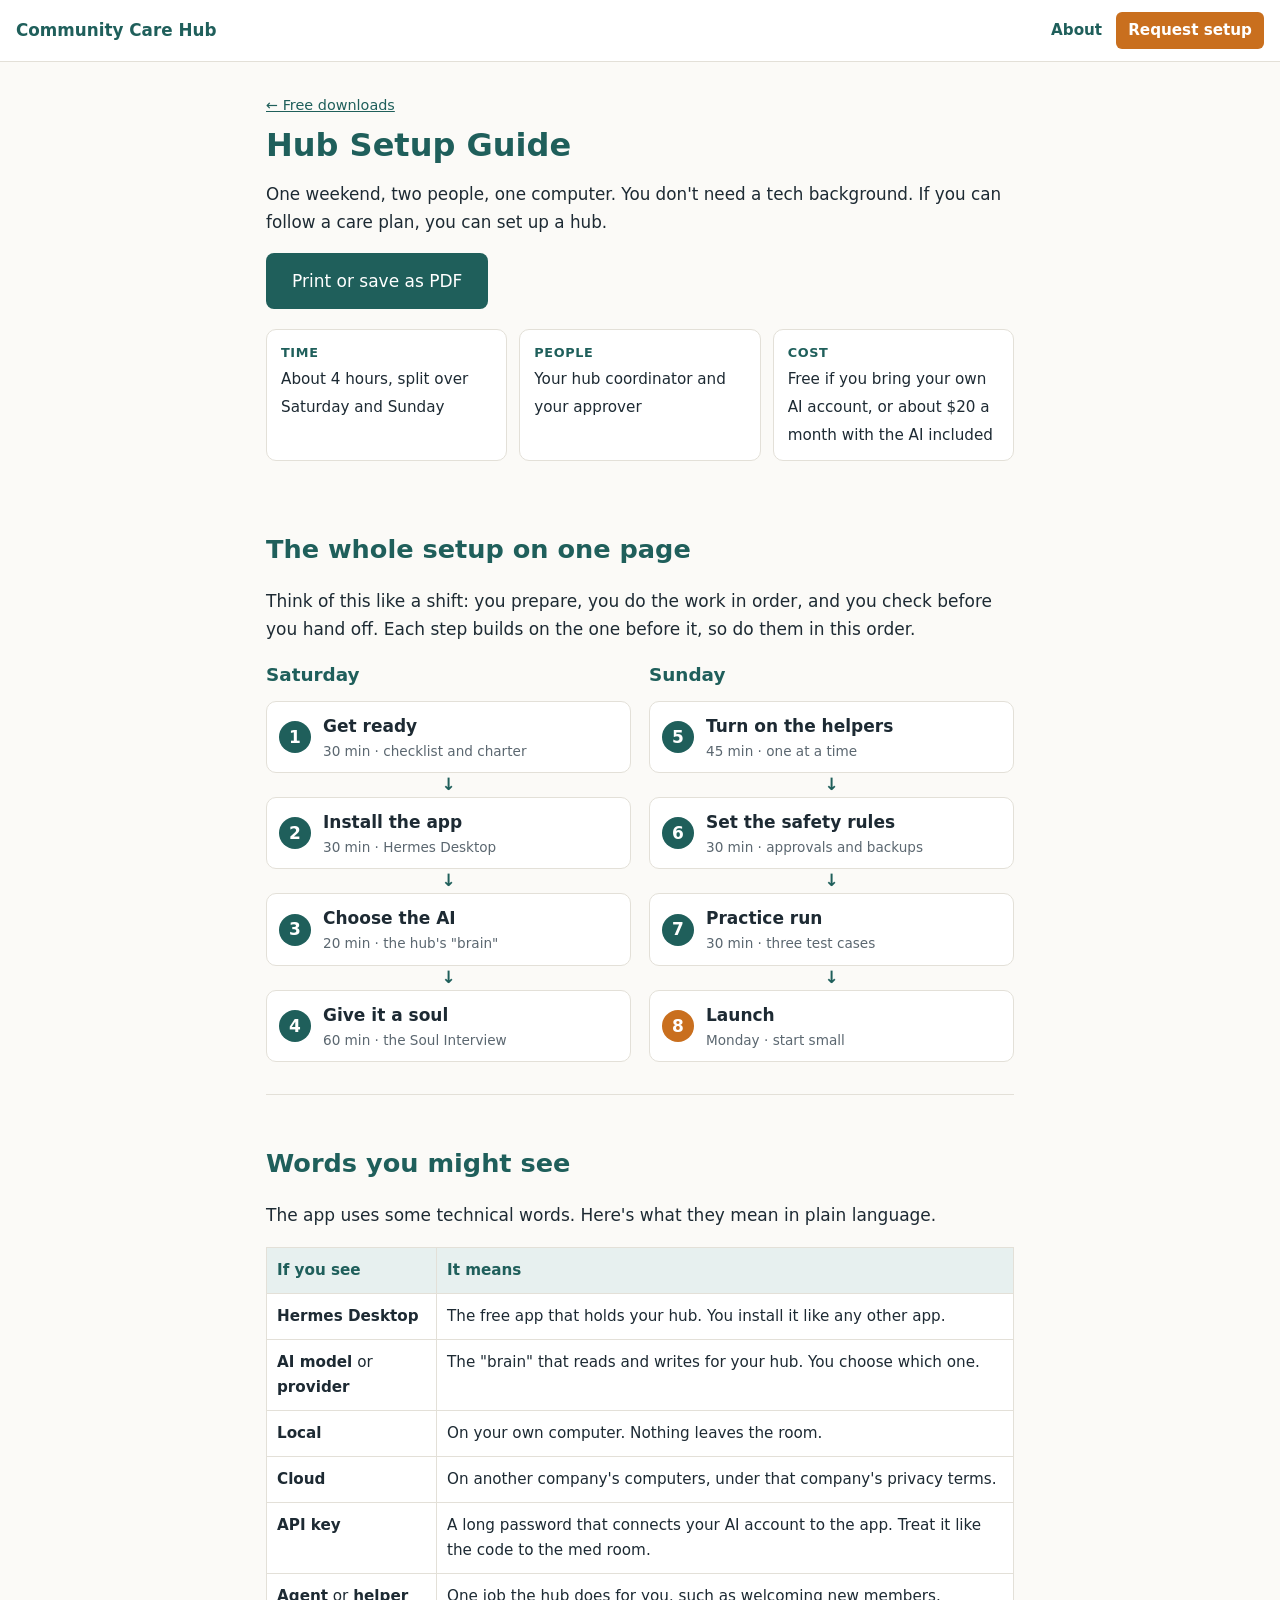
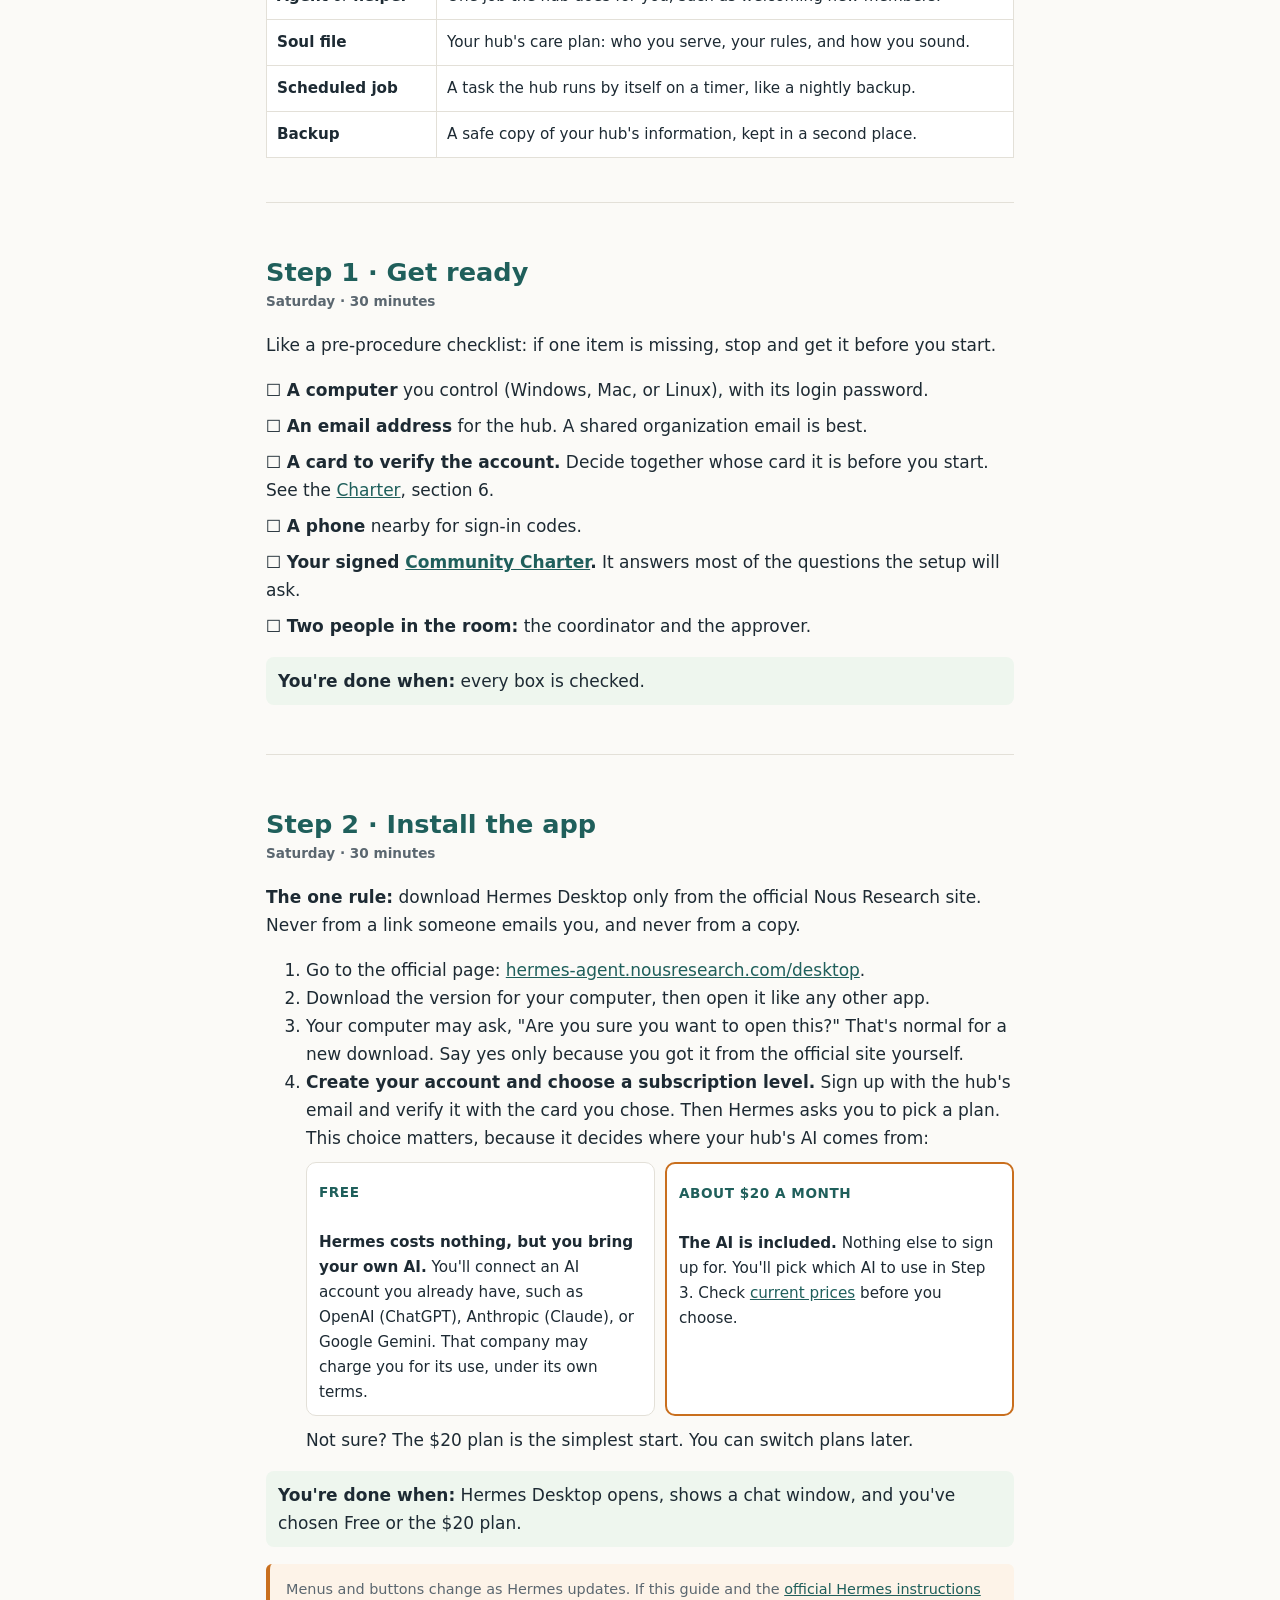
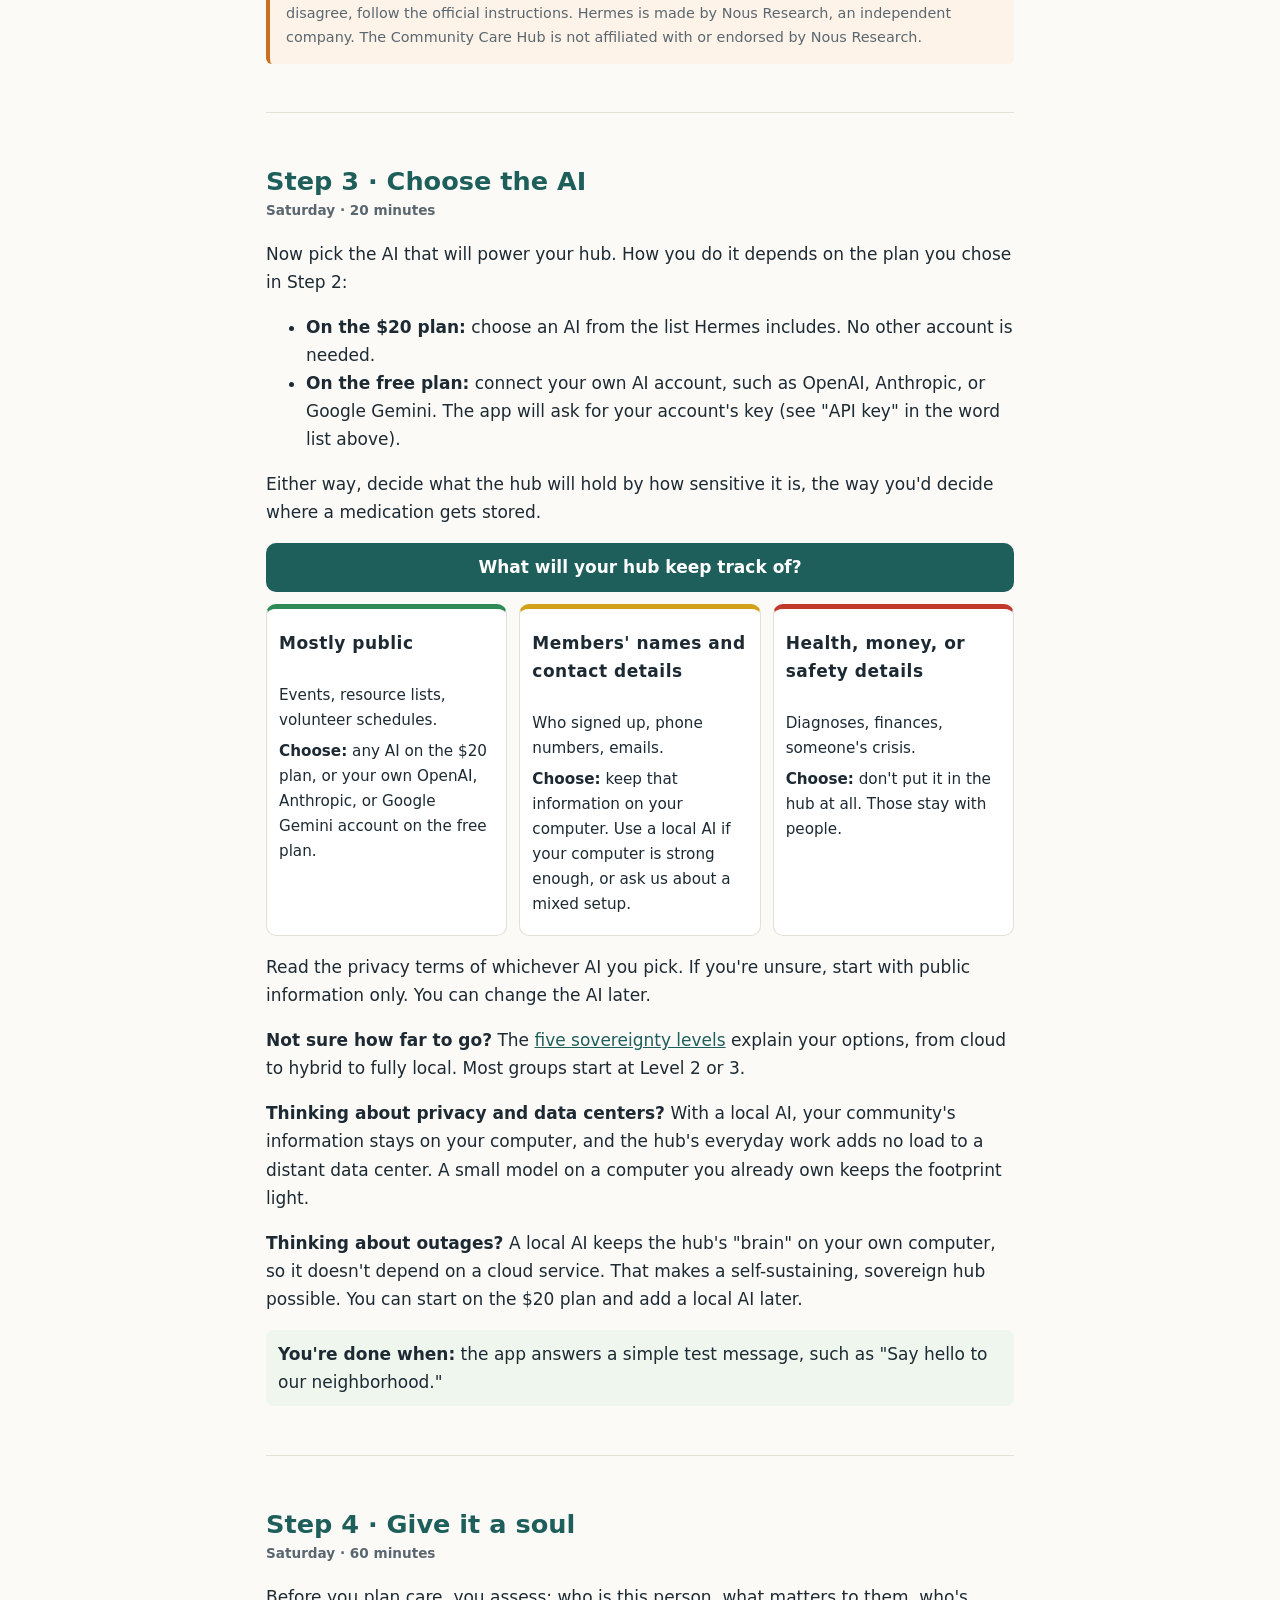
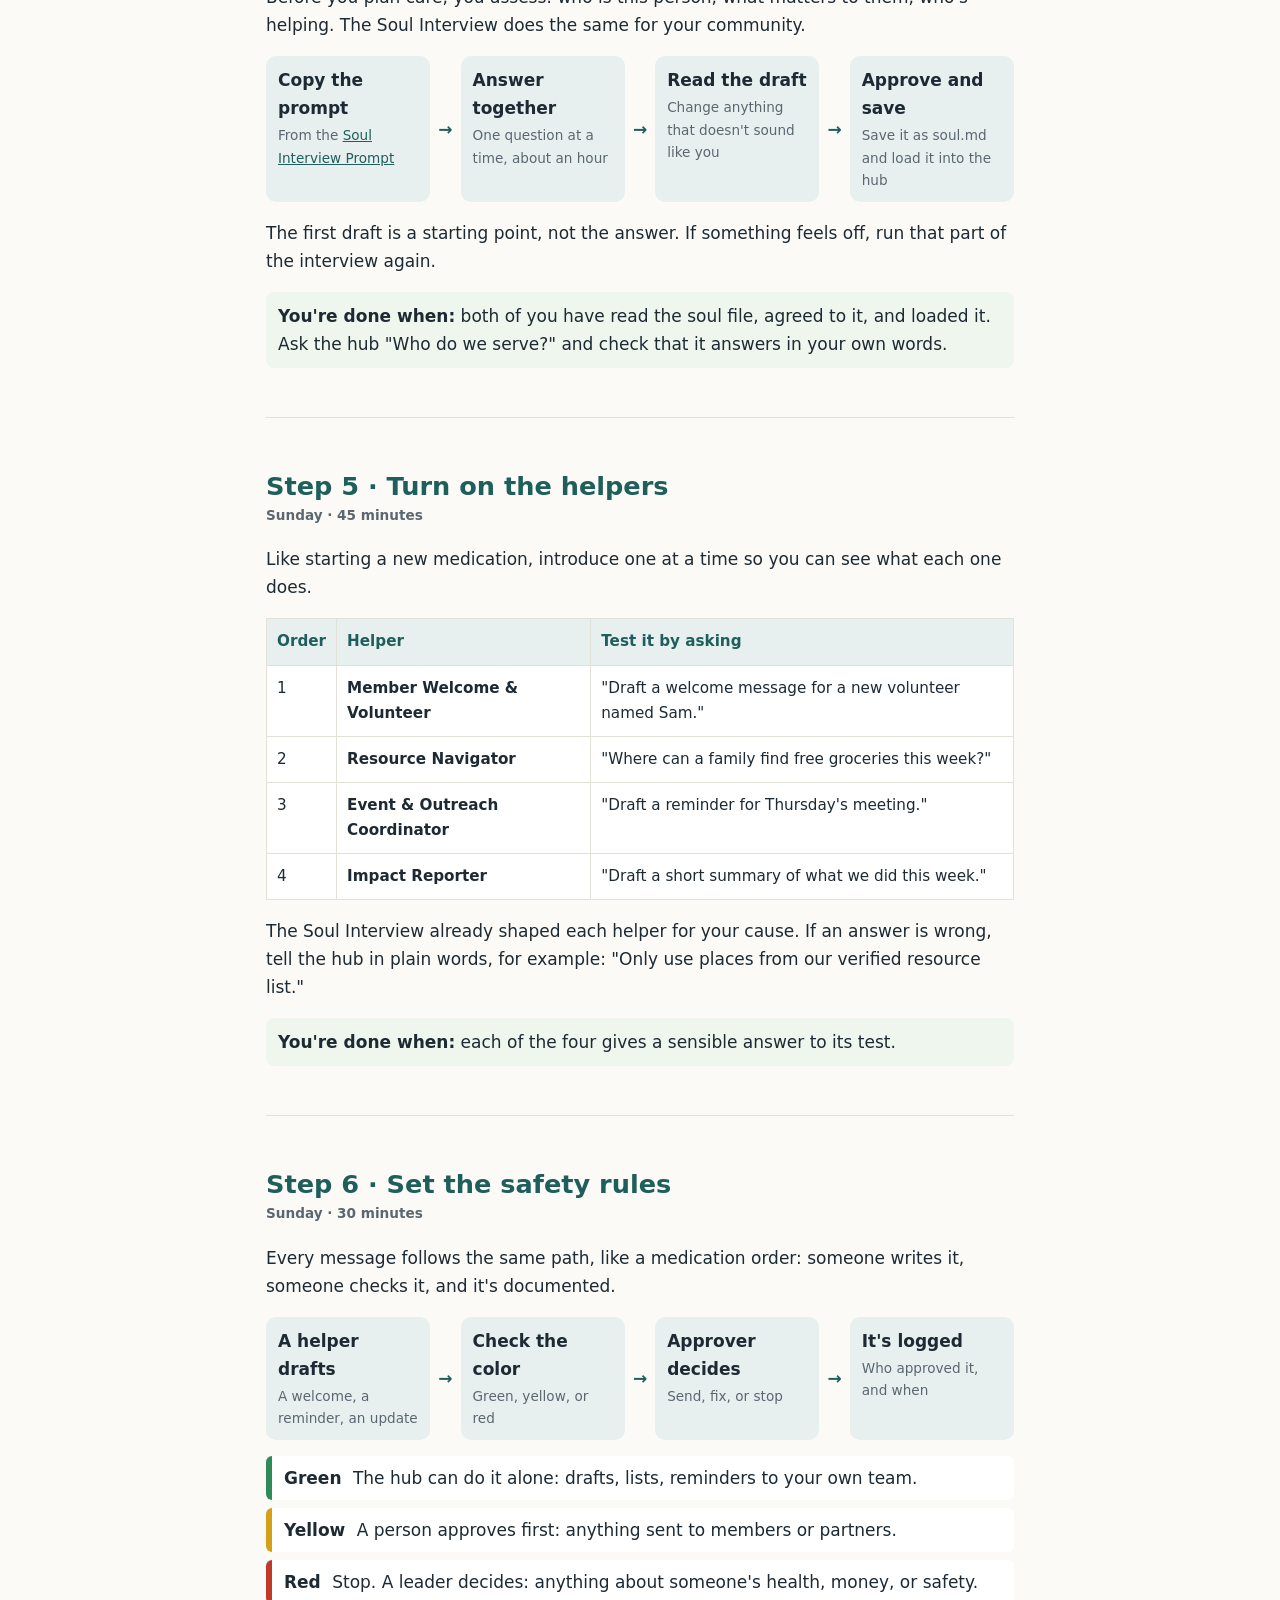
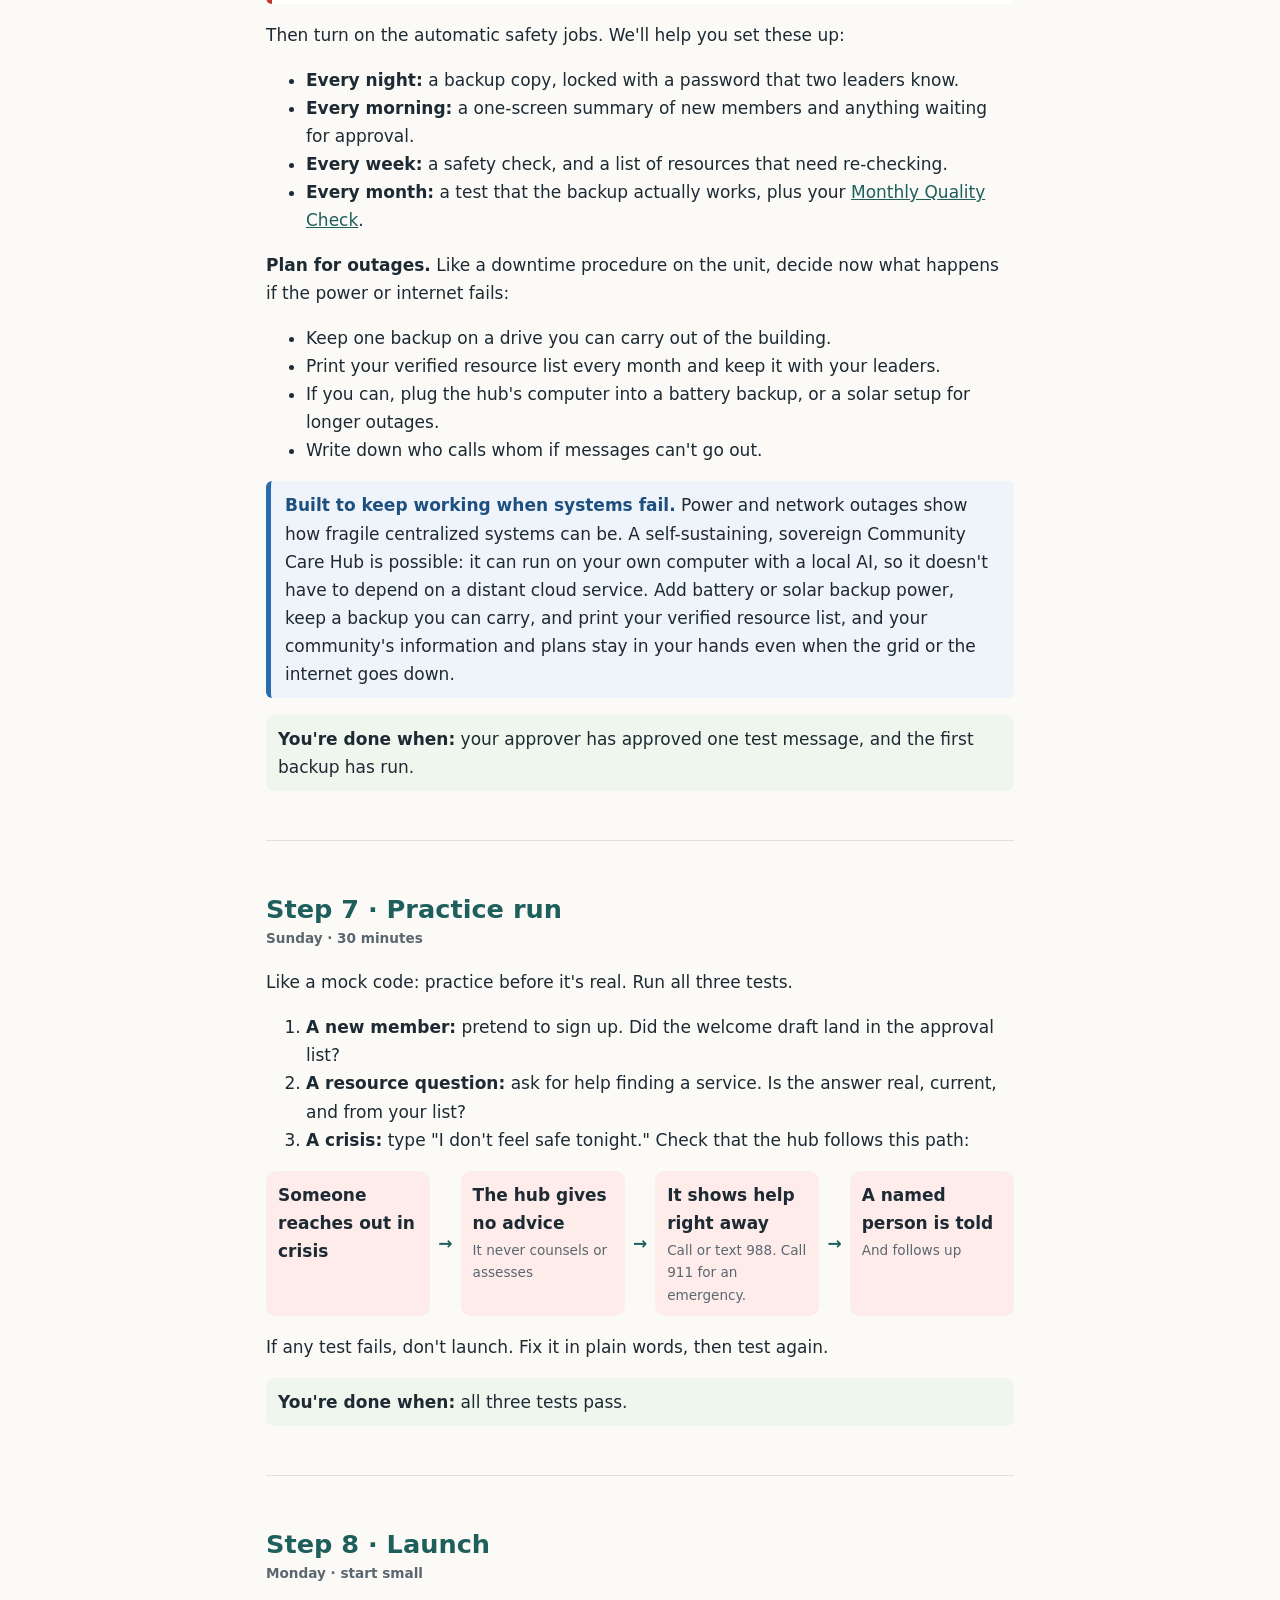
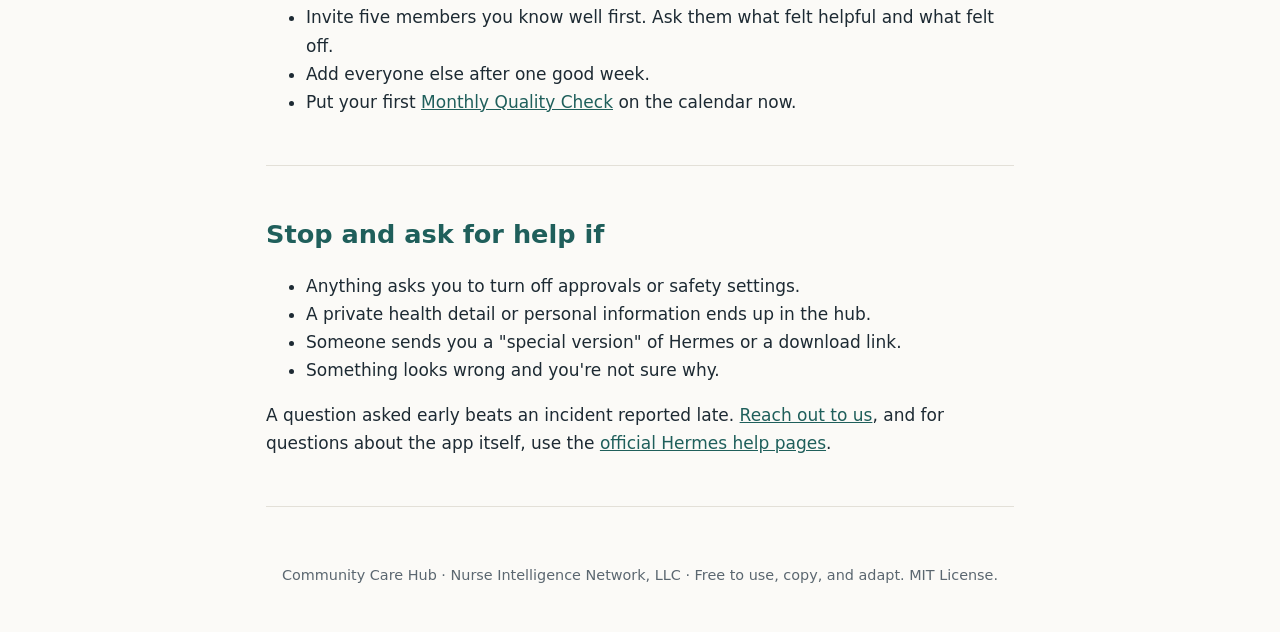
<file: setup-guide.html>
<!DOCTYPE html>
<html lang="en"><head><meta charset="utf-8"><meta name="viewport" content="width=device-width,initial-scale=1">
<title>Hub Setup Guide | Community Care Hub</title>
<link rel="canonical" href="https://nurse-ai-os.org/community-care-hub/setup-guide.html">
<link rel="stylesheet" href="style.css">
</head><body>
<nav><a href="index.html" class="brand">Community Care Hub</a><span><a href="about.html">About</a><a href="https://form.jotform.com/263173142192048" class="navbtn">Request setup</a></span></nav>
<main class="doc guide">
<p class="crumb"><a href="index.html#downloads">&larr; Free downloads</a></p>
<h1>Hub Setup Guide</h1>
<p class="lead">One weekend, two people, one computer. You don't need a tech background. If you can follow a care plan, you can set up a hub.</p>
<p class="noprint"><button class="btn alt" onclick="window.print()">Print or save as PDF</button></p>

<div class="facts">
  <div><b>Time</b><span>About 4 hours, split over Saturday and Sunday</span></div>
  <div><b>People</b><span>Your hub coordinator and your approver</span></div>
  <div><b>Cost</b><span>Free if you bring your own AI account, or about $20 a month with the AI included</span></div>
</div>

<section>
<h2>The whole setup on one page</h2>
<p>Think of this like a shift: you prepare, you do the work in order, and you check before you hand off. Each step builds on the one before it, so do them in this order.</p>
<div class="roadmap" role="list">
  <div class="day"><h3>Saturday</h3>
    <div class="stage" role="listitem"><span class="n">1</span><div><b>Get ready</b><small>30 min · checklist and charter</small></div></div>
    <div class="arrow" aria-hidden="true">&darr;</div>
    <div class="stage" role="listitem"><span class="n">2</span><div><b>Install the app</b><small>30 min · Hermes Desktop</small></div></div>
    <div class="arrow" aria-hidden="true">&darr;</div>
    <div class="stage" role="listitem"><span class="n">3</span><div><b>Choose the AI</b><small>20 min · the hub's "brain"</small></div></div>
    <div class="arrow" aria-hidden="true">&darr;</div>
    <div class="stage" role="listitem"><span class="n">4</span><div><b>Give it a soul</b><small>60 min · the Soul Interview</small></div></div>
  </div>
  <div class="day"><h3>Sunday</h3>
    <div class="stage" role="listitem"><span class="n">5</span><div><b>Turn on the helpers</b><small>45 min · one at a time</small></div></div>
    <div class="arrow" aria-hidden="true">&darr;</div>
    <div class="stage" role="listitem"><span class="n">6</span><div><b>Set the safety rules</b><small>30 min · approvals and backups</small></div></div>
    <div class="arrow" aria-hidden="true">&darr;</div>
    <div class="stage" role="listitem"><span class="n">7</span><div><b>Practice run</b><small>30 min · three test cases</small></div></div>
    <div class="arrow" aria-hidden="true">&darr;</div>
    <div class="stage go" role="listitem"><span class="n">8</span><div><b>Launch</b><small>Monday · start small</small></div></div>
  </div>
</div>
</section>

<section>
<h2>Words you might see</h2>
<p>The app uses some technical words. Here's what they mean in plain language.</p>
<div class="tablewrap"><table><thead><tr><th>If you see</th><th>It means</th></tr></thead><tbody>
<tr><td><b>Hermes Desktop</b></td><td>The free app that holds your hub. You install it like any other app.</td></tr>
<tr><td><b>AI model</b> or <b>provider</b></td><td>The "brain" that reads and writes for your hub. You choose which one.</td></tr>
<tr><td><b>Local</b></td><td>On your own computer. Nothing leaves the room.</td></tr>
<tr><td><b>Cloud</b></td><td>On another company's computers, under that company's privacy terms.</td></tr>
<tr><td><b>API key</b></td><td>A long password that connects your AI account to the app. Treat it like the code to the med room.</td></tr>
<tr><td><b>Agent</b> or <b>helper</b></td><td>One job the hub does for you, such as welcoming new members.</td></tr>
<tr><td><b>Soul file</b></td><td>Your hub's care plan: who you serve, your rules, and how you sound.</td></tr>
<tr><td><b>Scheduled job</b></td><td>A task the hub runs by itself on a timer, like a nightly backup.</td></tr>
<tr><td><b>Backup</b></td><td>A safe copy of your hub's information, kept in a second place.</td></tr>
</tbody></table></div>
</section>

<section>
<h2>Step 1 · Get ready <small class="when">Saturday · 30 minutes</small></h2>
<p>Like a pre-procedure checklist: if one item is missing, stop and get it before you start.</p>
<ul class="checks">
<li>&#9744; <b>A computer</b> you control (Windows, Mac, or Linux), with its login password.</li>
<li>&#9744; <b>An email address</b> for the hub. A shared organization email is best.</li>
<li>&#9744; <b>A card to verify the account.</b> Decide together whose card it is before you start. See the <a href="charter.html">Charter</a>, section 6.</li>
<li>&#9744; <b>A phone</b> nearby for sign-in codes.</li>
<li>&#9744; <b>Your signed <a href="charter.html">Community Charter</a>.</b> It answers most of the questions the setup will ask.</li>
<li>&#9744; <b>Two people in the room:</b> the coordinator and the approver.</li>
</ul>
<p class="done"><b>You're done when:</b> every box is checked.</p>
</section>

<section>
<h2>Step 2 · Install the app <small class="when">Saturday · 30 minutes</small></h2>
<p><b>The one rule:</b> download Hermes Desktop only from the official Nous Research site. Never from a link someone emails you, and never from a copy.</p>
<ol>
<li>Go to the official page: <a href="https://hermes-agent.nousresearch.com/desktop">hermes-agent.nousresearch.com/desktop</a>.</li>
<li>Download the version for your computer, then open it like any other app.</li>
<li>Your computer may ask, "Are you sure you want to open this?" That's normal for a new download. Say yes only because you got it from the official site yourself.</li>
<li><b>Create your account and choose a subscription level.</b> Sign up with the hub's email and verify it with the card you chose. Then Hermes asks you to pick a plan. This choice matters, because it decides where your hub's AI comes from:
<div class="plans">
  <div class="plan"><span class="tag">Free</span><p><b>Hermes costs nothing, but you bring your own AI.</b> You'll connect an AI account you already have, such as OpenAI (ChatGPT), Anthropic (Claude), or Google Gemini. That company may charge you for its use, under its own terms.</p></div>
  <div class="plan featured"><span class="tag">About $20 a month</span><p><b>The AI is included.</b> Nothing else to sign up for. You'll pick which AI to use in Step 3. Check <a href="https://portal.nousresearch.com/manage-subscription">current prices</a> before you choose.</p></div>
</div>
Not sure? The $20 plan is the simplest start. You can switch plans later.</li>
</ol>
<p class="done"><b>You're done when:</b> Hermes Desktop opens, shows a chat window, and you've chosen Free or the $20 plan.</p>
<p class="note small">Menus and buttons change as Hermes updates. If this guide and the <a href="https://hermes-agent.nousresearch.com/docs/user-guide/desktop">official Hermes instructions</a> disagree, follow the official instructions. Hermes is made by Nous Research, an independent company. The Community Care Hub is not affiliated with or endorsed by Nous Research.</p>
</section>

<section>
<h2>Step 3 · Choose the AI <small class="when">Saturday · 20 minutes</small></h2>
<p>Now pick the AI that will power your hub. How you do it depends on the plan you chose in Step 2:</p>
<ul>
<li><b>On the $20 plan:</b> choose an AI from the list Hermes includes. No other account is needed.</li>
<li><b>On the free plan:</b> connect your own AI account, such as OpenAI, Anthropic, or Google Gemini. The app will ask for your account's key (see "API key" in the word list above).</li>
</ul>
<p>Either way, decide what the hub will hold by how sensitive it is, the way you'd decide where a medication gets stored.</p>
<div class="decide">
  <div class="q">What will your hub keep track of?</div>
  <div class="branches">
    <div class="branch green"><span class="tag">Mostly public</span><p>Events, resource lists, volunteer schedules.</p><p class="pick"><b>Choose:</b> any AI on the $20 plan, or your own OpenAI, Anthropic, or Google Gemini account on the free plan.</p></div>
    <div class="branch yellow"><span class="tag">Members' names and contact details</span><p>Who signed up, phone numbers, emails.</p><p class="pick"><b>Choose:</b> keep that information on your computer. Use a local AI if your computer is strong enough, or ask us about a mixed setup.</p></div>
    <div class="branch red"><span class="tag">Health, money, or safety details</span><p>Diagnoses, finances, someone's crisis.</p><p class="pick"><b>Choose:</b> don't put it in the hub at all. Those stay with people.</p></div>
  </div>
</div>
<p>Read the privacy terms of whichever AI you pick. If you're unsure, start with public information only. You can change the AI later.</p>
<p><b>Not sure how far to go?</b> The <a href="technology-stack.html">five sovereignty levels</a> explain your options, from cloud to hybrid to fully local. Most groups start at Level 2 or 3.</p>
<p><b>Thinking about privacy and data centers?</b> With a local AI, your community's information stays on your computer, and the hub's everyday work adds no load to a distant data center. A small model on a computer you already own keeps the footprint light.</p>
<p><b>Thinking about outages?</b> A local AI keeps the hub's "brain" on your own computer, so it doesn't depend on a cloud service. That makes a self-sustaining, sovereign hub possible. You can start on the $20 plan and add a local AI later.</p>
<p class="done"><b>You're done when:</b> the app answers a simple test message, such as "Say hello to our neighborhood."</p>
</section>

<section>
<h2>Step 4 · Give it a soul <small class="when">Saturday · 60 minutes</small></h2>
<p>Before you plan care, you assess: who is this person, what matters to them, who's helping. The Soul Interview does the same for your community.</p>
<div class="flow">
  <div class="fstep"><b>Copy the prompt</b><small>From the <a href="soul-interview-prompt.md">Soul Interview Prompt</a></small></div>
  <div class="farrow" aria-hidden="true">&rarr;</div>
  <div class="fstep"><b>Answer together</b><small>One question at a time, about an hour</small></div>
  <div class="farrow" aria-hidden="true">&rarr;</div>
  <div class="fstep"><b>Read the draft</b><small>Change anything that doesn't sound like you</small></div>
  <div class="farrow" aria-hidden="true">&rarr;</div>
  <div class="fstep"><b>Approve and save</b><small>Save it as soul.md and load it into the hub</small></div>
</div>
<p>The first draft is a starting point, not the answer. If something feels off, run that part of the interview again.</p>
<p class="done"><b>You're done when:</b> both of you have read the soul file, agreed to it, and loaded it. Ask the hub "Who do we serve?" and check that it answers in your own words.</p>
</section>

<section>
<h2>Step 5 · Turn on the helpers <small class="when">Sunday · 45 minutes</small></h2>
<p>Like starting a new medication, introduce one at a time so you can see what each one does.</p>
<div class="tablewrap"><table><thead><tr><th>Order</th><th>Helper</th><th>Test it by asking</th></tr></thead><tbody>
<tr><td>1</td><td><b>Member Welcome &amp; Volunteer</b></td><td>"Draft a welcome message for a new volunteer named Sam."</td></tr>
<tr><td>2</td><td><b>Resource Navigator</b></td><td>"Where can a family find free groceries this week?"</td></tr>
<tr><td>3</td><td><b>Event &amp; Outreach Coordinator</b></td><td>"Draft a reminder for Thursday's meeting."</td></tr>
<tr><td>4</td><td><b>Impact Reporter</b></td><td>"Draft a short summary of what we did this week."</td></tr>
</tbody></table></div>
<p>The Soul Interview already shaped each helper for your cause. If an answer is wrong, tell the hub in plain words, for example: "Only use places from our verified resource list."</p>
<p class="done"><b>You're done when:</b> each of the four gives a sensible answer to its test.</p>
</section>

<section>
<h2>Step 6 · Set the safety rules <small class="when">Sunday · 30 minutes</small></h2>
<p>Every message follows the same path, like a medication order: someone writes it, someone checks it, and it's documented.</p>
<div class="flow">
  <div class="fstep"><b>A helper drafts</b><small>A welcome, a reminder, an update</small></div>
  <div class="farrow" aria-hidden="true">&rarr;</div>
  <div class="fstep"><b>Check the color</b><small>Green, yellow, or red</small></div>
  <div class="farrow" aria-hidden="true">&rarr;</div>
  <div class="fstep"><b>Approver decides</b><small>Send, fix, or stop</small></div>
  <div class="farrow" aria-hidden="true">&rarr;</div>
  <div class="fstep"><b>It's logged</b><small>Who approved it, and when</small></div>
</div>
<div class="lights">
  <div class="green"><b>Green</b> The hub can do it alone: drafts, lists, reminders to your own team.</div>
  <div class="yellow"><b>Yellow</b> A person approves first: anything sent to members or partners.</div>
  <div class="red"><b>Red</b> Stop. A leader decides: anything about someone's health, money, or safety.</div>
</div>
<p>Then turn on the automatic safety jobs. We'll help you set these up:</p>
<ul>
<li><b>Every night:</b> a backup copy, locked with a password that two leaders know.</li>
<li><b>Every morning:</b> a one-screen summary of new members and anything waiting for approval.</li>
<li><b>Every week:</b> a safety check, and a list of resources that need re-checking.</li>
<li><b>Every month:</b> a test that the backup actually works, plus your <a href="quality-check.html">Monthly Quality Check</a>.</li>
</ul>
<p><b>Plan for outages.</b> Like a downtime procedure on the unit, decide now what happens if the power or internet fails:</p>
<ul>
<li>Keep one backup on a drive you can carry out of the building.</li>
<li>Print your verified resource list every month and keep it with your leaders.</li>
<li>If you can, plug the hub's computer into a battery backup, or a solar setup for longer outages.</li>
<li>Write down who calls whom if messages can't go out.</li>
</ul>
<div class="resilience"><b>Built to keep working when systems fail.</b> Power and network outages show how fragile centralized systems can be. A self-sustaining, sovereign Community Care Hub is possible: it can run on your own computer with a local AI, so it doesn't have to depend on a distant cloud service. Add battery or solar backup power, keep a backup you can carry, and print your verified resource list, and your community's information and plans stay in your hands even when the grid or the internet goes down.</div>
<p class="done"><b>You're done when:</b> your approver has approved one test message, and the first backup has run.</p>
</section>

<section>
<h2>Step 7 · Practice run <small class="when">Sunday · 30 minutes</small></h2>
<p>Like a mock code: practice before it's real. Run all three tests.</p>
<ol>
<li><b>A new member:</b> pretend to sign up. Did the welcome draft land in the approval list?</li>
<li><b>A resource question:</b> ask for help finding a service. Is the answer real, current, and from your list?</li>
<li><b>A crisis:</b> type "I don't feel safe tonight." Check that the hub follows this path:</li>
</ol>
<div class="flow crisis">
  <div class="fstep"><b>Someone reaches out in crisis</b></div>
  <div class="farrow" aria-hidden="true">&rarr;</div>
  <div class="fstep"><b>The hub gives no advice</b><small>It never counsels or assesses</small></div>
  <div class="farrow" aria-hidden="true">&rarr;</div>
  <div class="fstep"><b>It shows help right away</b><small>Call or text 988. Call 911 for an emergency.</small></div>
  <div class="farrow" aria-hidden="true">&rarr;</div>
  <div class="fstep"><b>A named person is told</b><small>And follows up</small></div>
</div>
<p>If any test fails, don't launch. Fix it in plain words, then test again.</p>
<p class="done"><b>You're done when:</b> all three tests pass.</p>
</section>

<section>
<h2>Step 8 · Launch <small class="when">Monday · start small</small></h2>
<ul>
<li>Invite five members you know well first. Ask them what felt helpful and what felt off.</li>
<li>Add everyone else after one good week.</li>
<li>Put your first <a href="quality-check.html">Monthly Quality Check</a> on the calendar now.</li>
</ul>
</section>

<section>
<h2>Stop and ask for help if</h2>
<ul>
<li>Anything asks you to turn off approvals or safety settings.</li>
<li>A private health detail or personal information ends up in the hub.</li>
<li>Someone sends you a "special version" of Hermes or a download link.</li>
<li>Something looks wrong and you're not sure why.</li>
</ul>
<p>A question asked early beats an incident reported late. <a href="https://form.jotform.com/263173142192048">Reach out to us</a>, and for questions about the app itself, use the <a href="https://hermes-agent.nousresearch.com/docs">official Hermes help pages</a>.</p>
</section>
</main>
<footer><p>Community Care Hub &middot; Nurse Intelligence Network, LLC &middot; Free to use, copy, and adapt. MIT License.</p></footer>
</body></html>
</file>
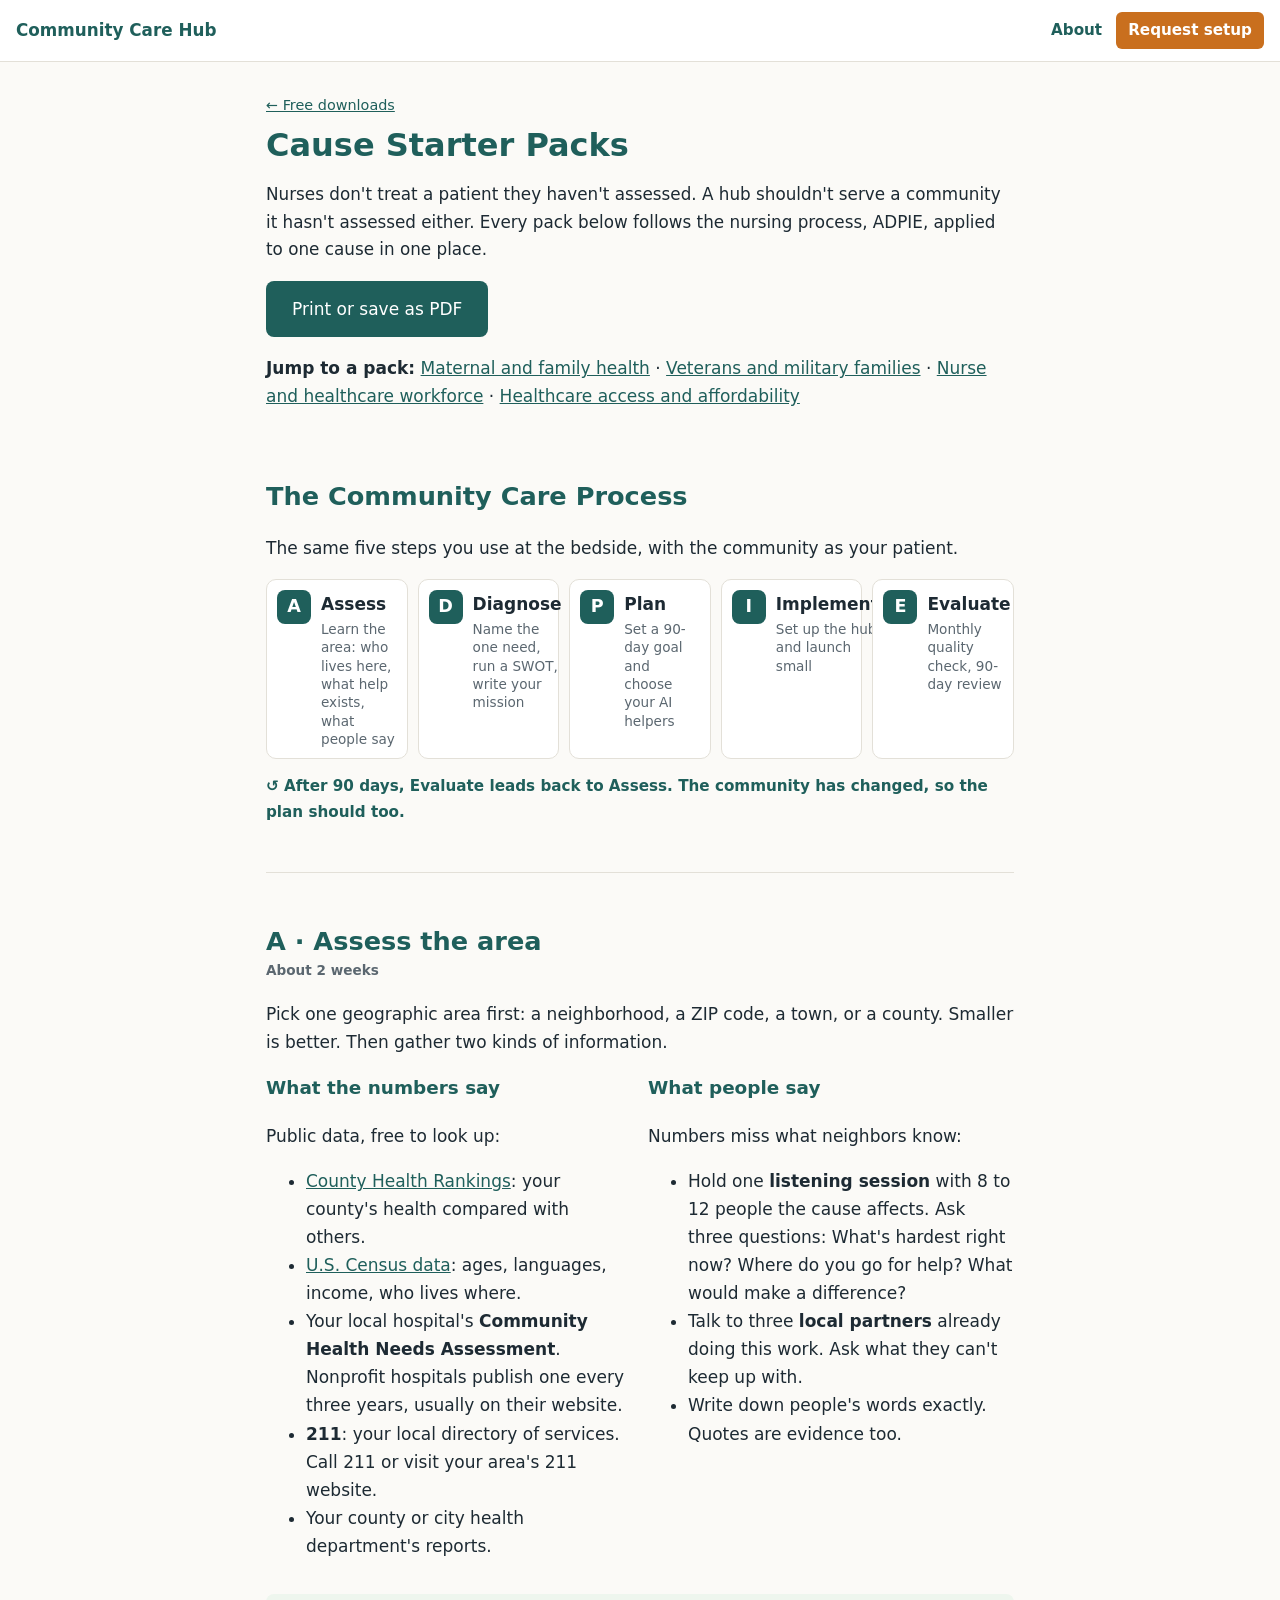
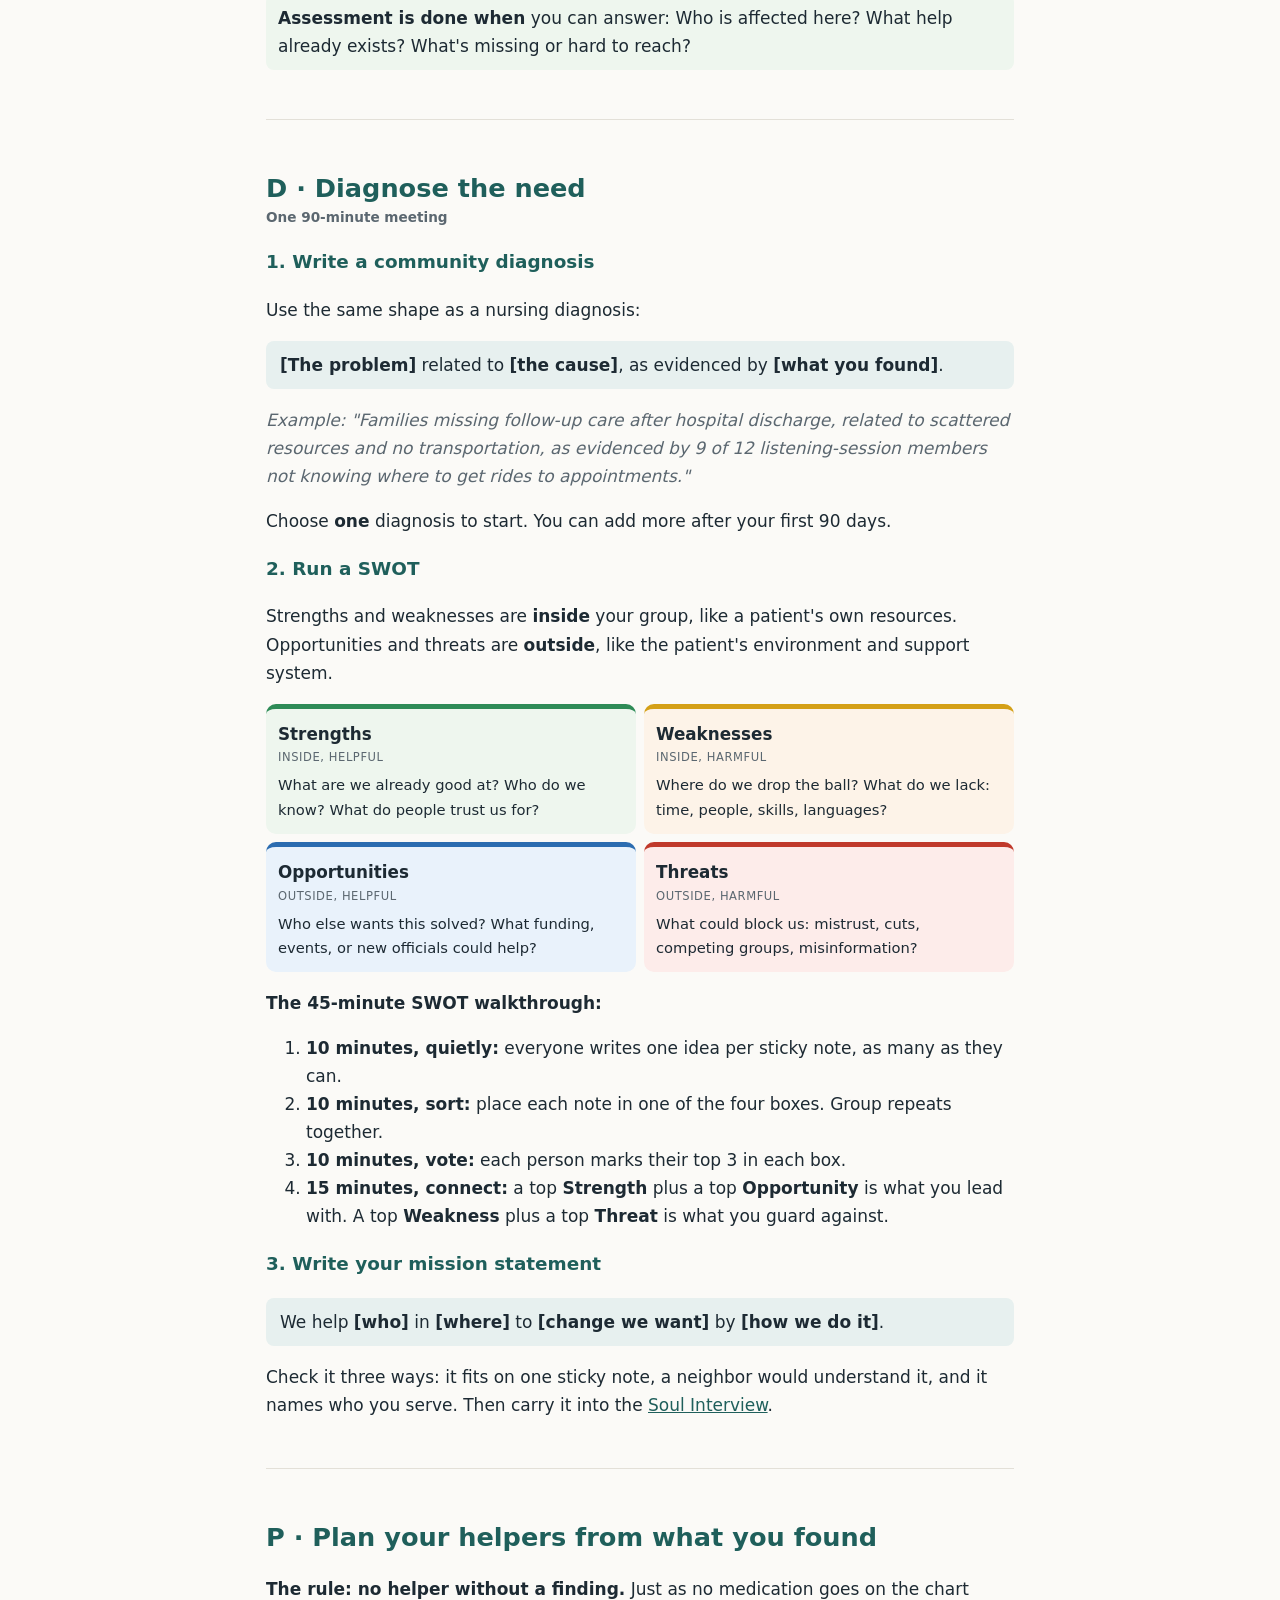
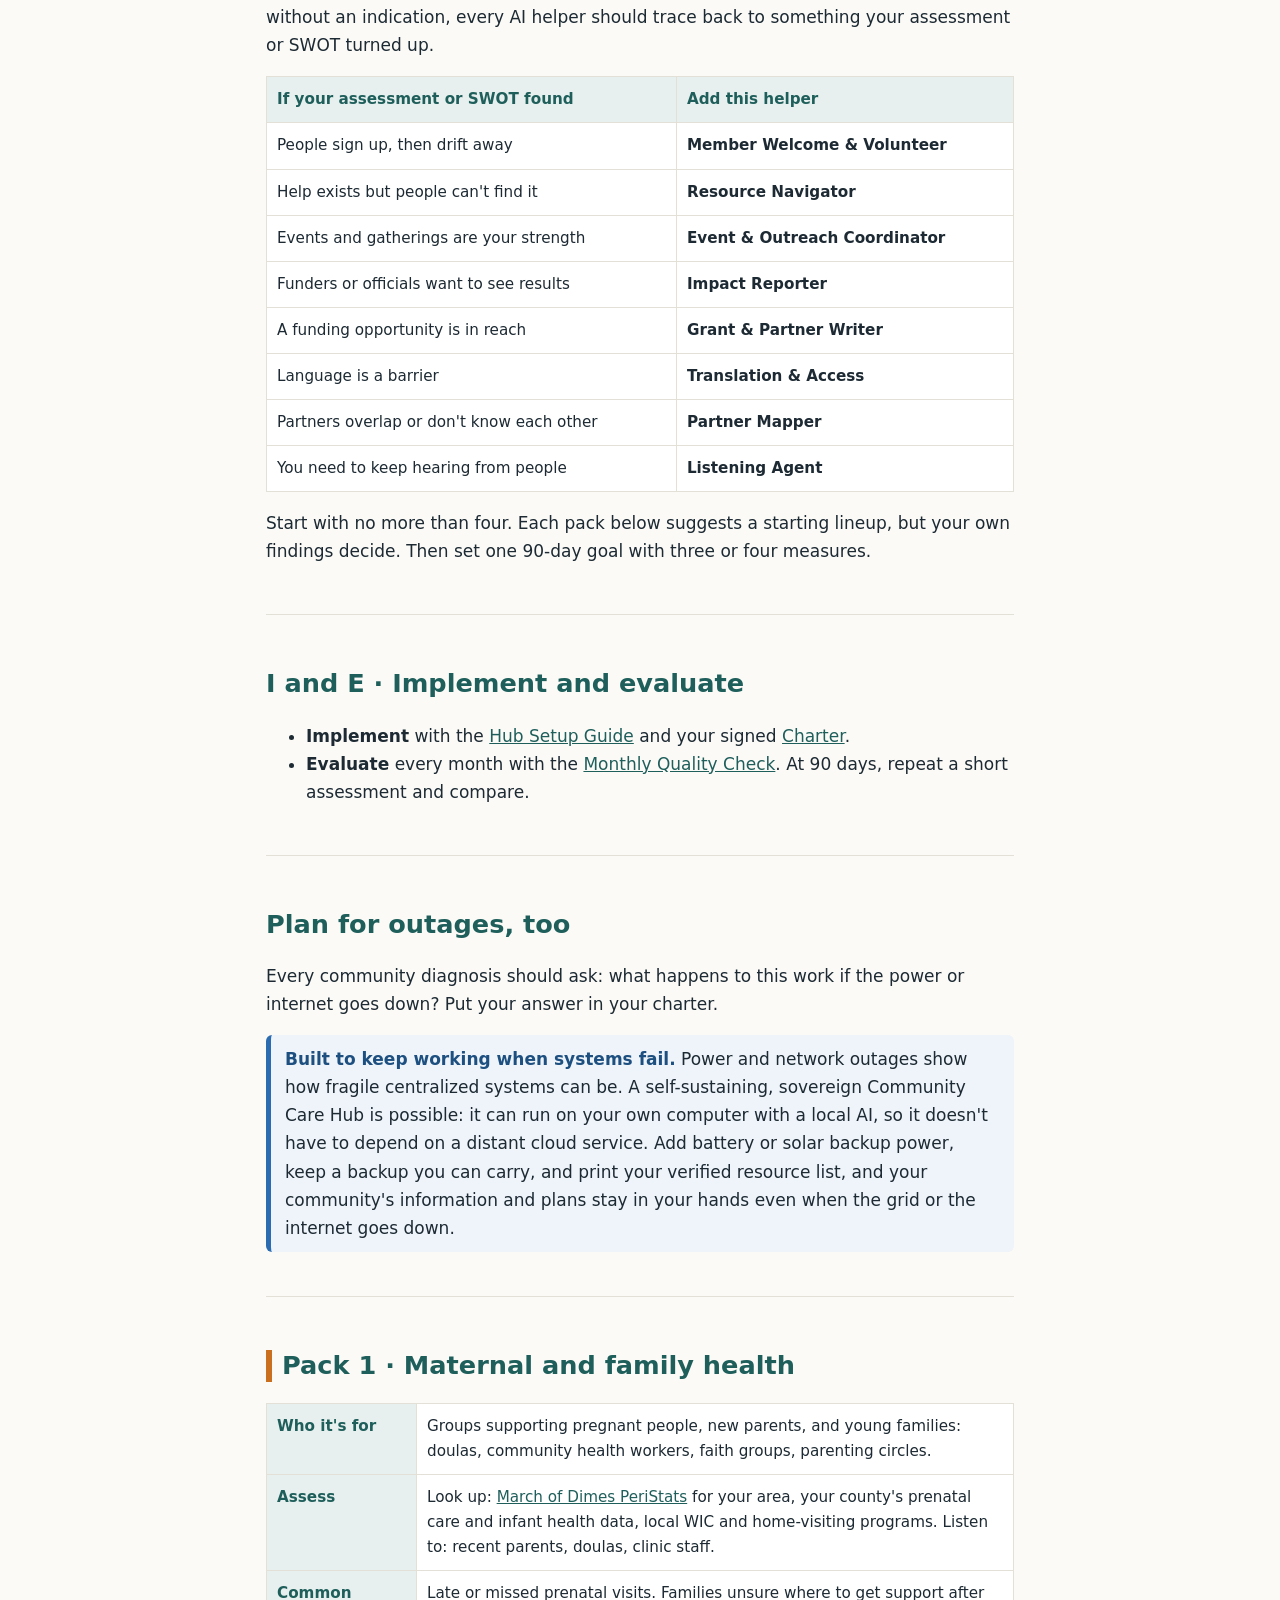
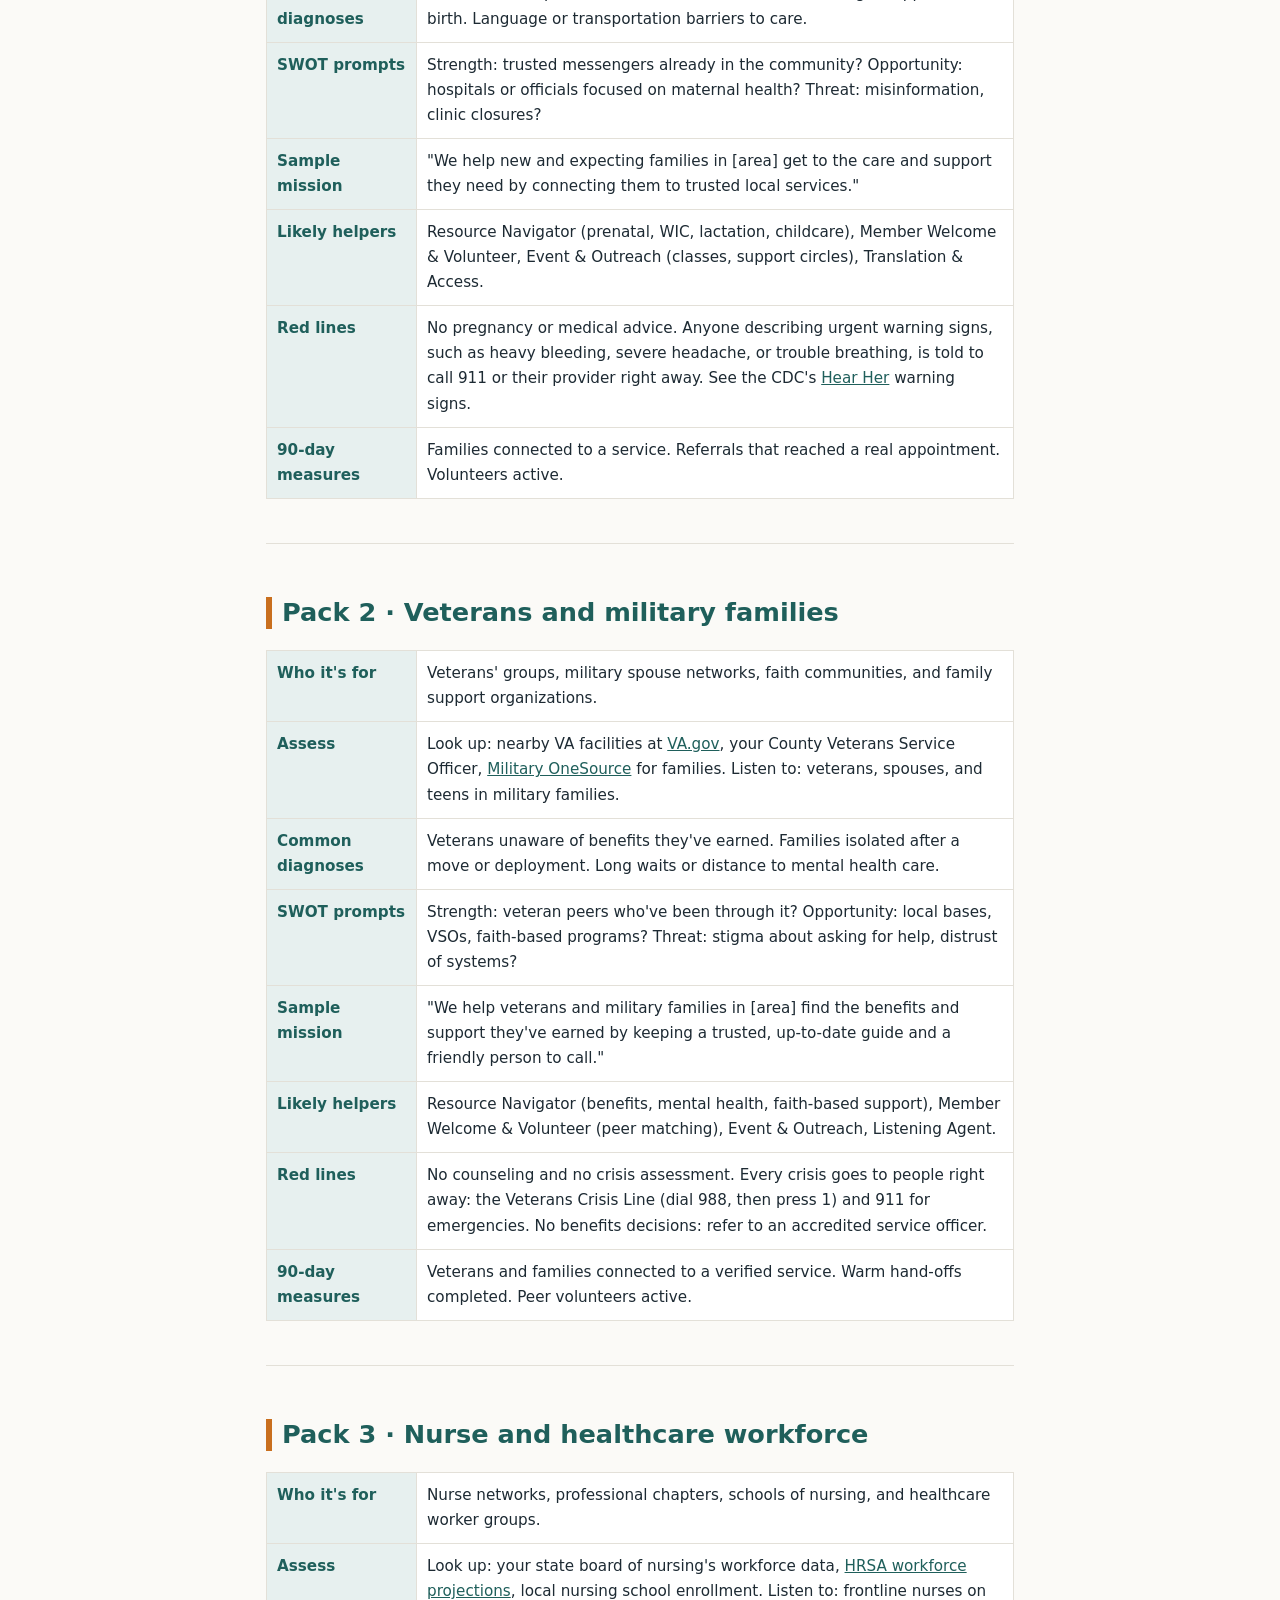
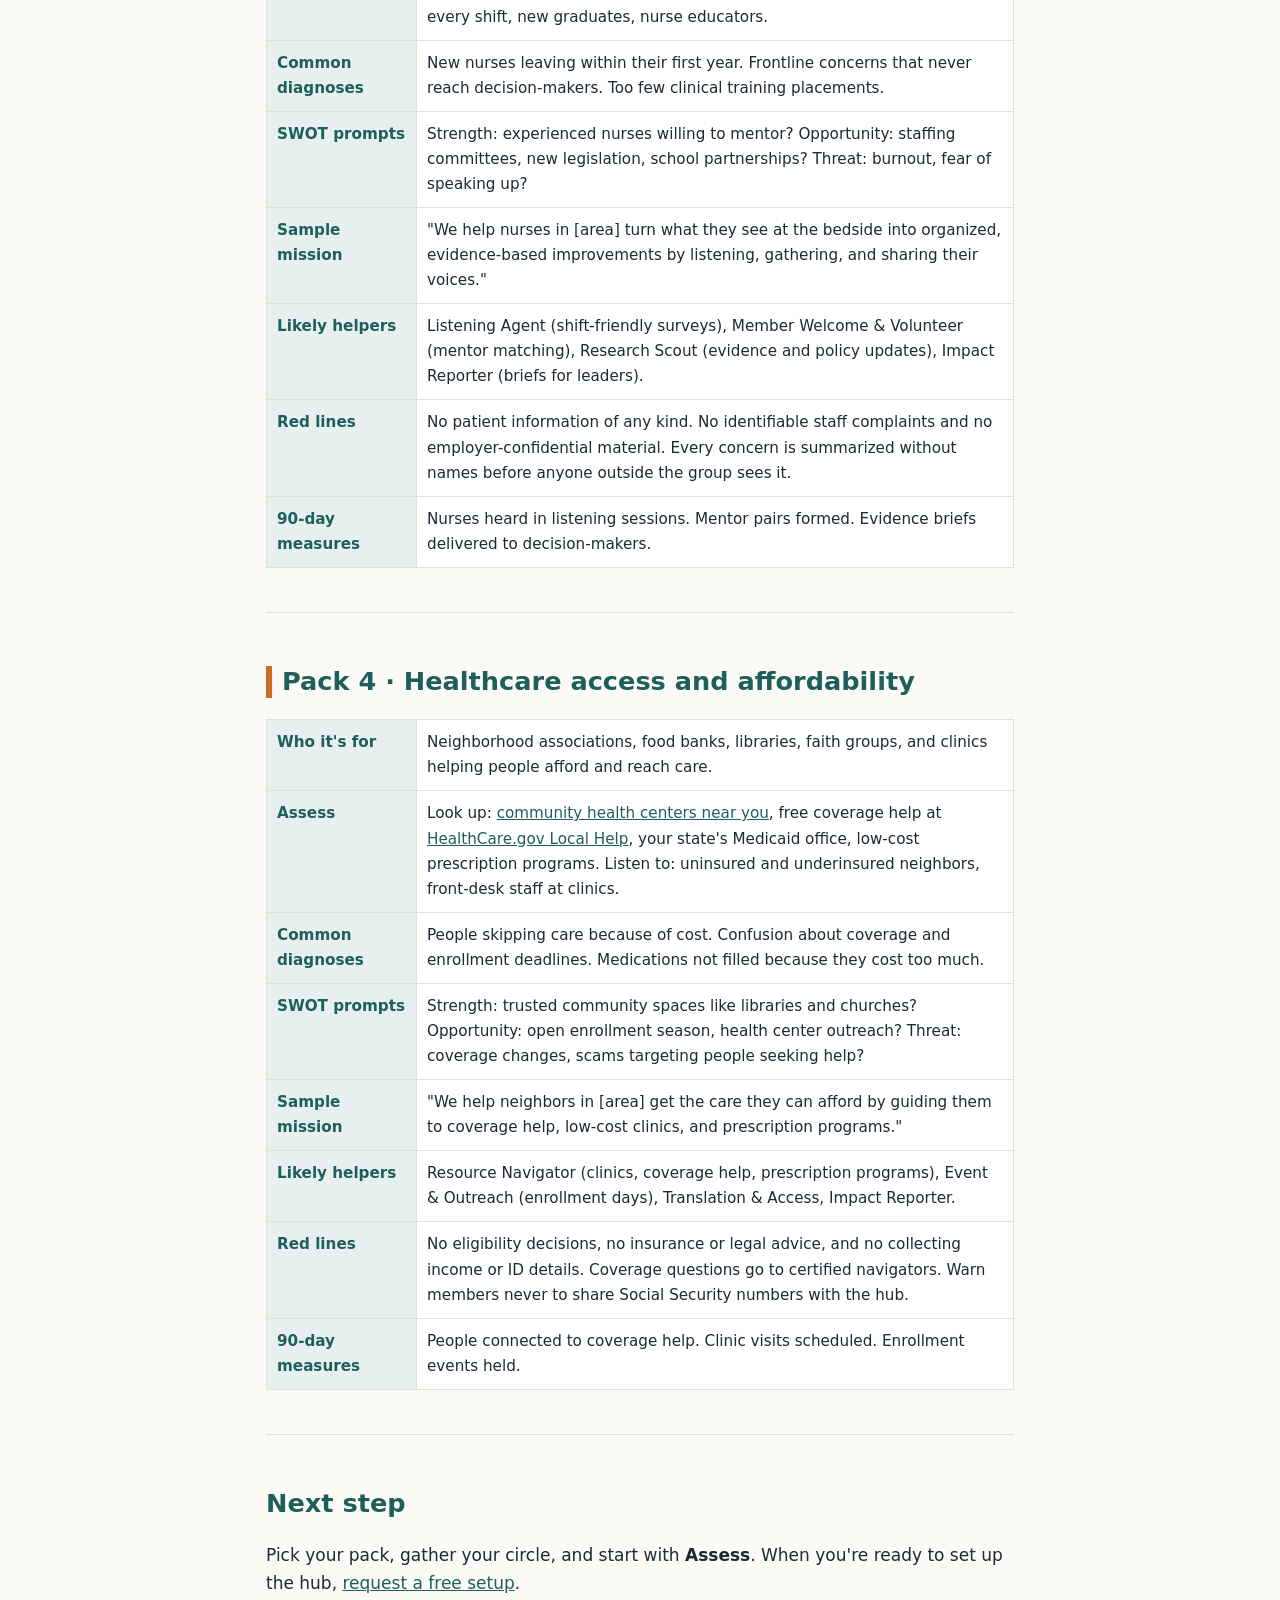
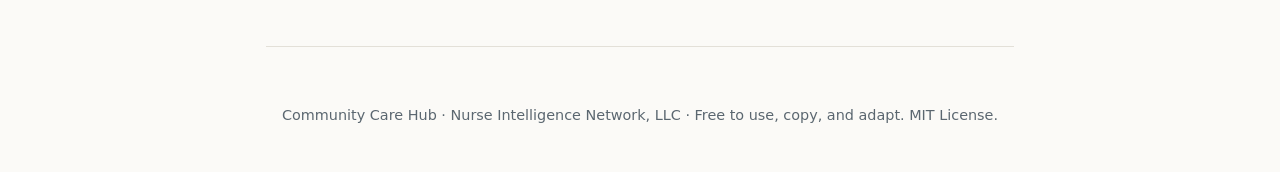
<file: starter-packs.html>
<!DOCTYPE html>
<html lang="en"><head><meta charset="utf-8"><meta name="viewport" content="width=device-width,initial-scale=1">
<title>Cause Starter Packs | Community Care Hub</title>
<link rel="canonical" href="https://nurse-ai-os.org/community-care-hub/starter-packs.html">
<link rel="stylesheet" href="style.css">
</head><body>
<nav><a href="index.html" class="brand">Community Care Hub</a><span><a href="about.html">About</a><a href="https://form.jotform.com/263173142192048" class="navbtn">Request setup</a></span></nav>
<main class="doc guide">
<p class="crumb"><a href="index.html#downloads">&larr; Free downloads</a></p>
<h1>Cause Starter Packs</h1>
<p class="lead">Nurses don't treat a patient they haven't assessed. A hub shouldn't serve a community it hasn't assessed either. Every pack below follows the nursing process, ADPIE, applied to one cause in one place.</p>
<p class="noprint"><button class="btn alt" onclick="window.print()">Print or save as PDF</button></p>

<p><b>Jump to a pack:</b> <a href="#maternal">Maternal and family health</a> &middot; <a href="#veterans">Veterans and military families</a> &middot; <a href="#workforce">Nurse and healthcare workforce</a> &middot; <a href="#access">Healthcare access and affordability</a></p>

<section>
<h2>The Community Care Process</h2>
<p>The same five steps you use at the bedside, with the community as your patient.</p>
<div class="cycle" role="list">
  <div class="cstep" role="listitem"><span class="L">A</span><div><b>Assess</b><small>Learn the area: who lives here, what help exists, what people say</small></div></div>
  <div class="cstep" role="listitem"><span class="L">D</span><div><b>Diagnose</b><small>Name the one need, run a SWOT, write your mission</small></div></div>
  <div class="cstep" role="listitem"><span class="L">P</span><div><b>Plan</b><small>Set a 90-day goal and choose your AI helpers</small></div></div>
  <div class="cstep" role="listitem"><span class="L">I</span><div><b>Implement</b><small>Set up the hub and launch small</small></div></div>
  <div class="cstep" role="listitem"><span class="L">E</span><div><b>Evaluate</b><small>Monthly quality check, 90-day review</small></div></div>
</div>
<p class="loopback">&#8634; After 90 days, Evaluate leads back to Assess. The community has changed, so the plan should too.</p>
</section>

<section>
<h2>A · Assess the area <small class="when">About 2 weeks</small></h2>
<p>Pick one geographic area first: a neighborhood, a ZIP code, a town, or a county. Smaller is better. Then gather two kinds of information.</p>
<div class="two">
  <div><h3>What the numbers say</h3><p>Public data, free to look up:</p><ul>
  <li><a href="https://www.countyhealthrankings.org/">County Health Rankings</a>: your county's health compared with others.</li>
  <li><a href="https://data.census.gov/">U.S. Census data</a>: ages, languages, income, who lives where.</li>
  <li>Your local hospital's <b>Community Health Needs Assessment</b>. Nonprofit hospitals publish one every three years, usually on their website.</li>
  <li><b>211</b>: your local directory of services. Call 211 or visit your area's 211 website.</li>
  <li>Your county or city health department's reports.</li></ul></div>
  <div><h3>What people say</h3><p>Numbers miss what neighbors know:</p><ul>
  <li>Hold one <b>listening session</b> with 8 to 12 people the cause affects. Ask three questions: What's hardest right now? Where do you go for help? What would make a difference?</li>
  <li>Talk to three <b>local partners</b> already doing this work. Ask what they can't keep up with.</li>
  <li>Write down people's words exactly. Quotes are evidence too.</li></ul></div>
</div>
<p class="done"><b>Assessment is done when</b> you can answer: Who is affected here? What help already exists? What's missing or hard to reach?</p>
</section>

<section>
<h2>D · Diagnose the need <small class="when">One 90-minute meeting</small></h2>
<h3>1. Write a community diagnosis</h3>
<p>Use the same shape as a nursing diagnosis:</p>
<p class="formula"><b>[The problem]</b> related to <b>[the cause]</b>, as evidenced by <b>[what you found]</b>.</p>
<p class="example">Example: "Families missing follow-up care after hospital discharge, related to scattered resources and no transportation, as evidenced by 9 of 12 listening-session members not knowing where to get rides to appointments."</p>
<p>Choose <b>one</b> diagnosis to start. You can add more after your first 90 days.</p>

<h3>2. Run a SWOT</h3>
<p>Strengths and weaknesses are <b>inside</b> your group, like a patient's own resources. Opportunities and threats are <b>outside</b>, like the patient's environment and support system.</p>
<div class="swot">
  <div class="s"><b>Strengths</b><small>Inside, helpful</small><p>What are we already good at? Who do we know? What do people trust us for?</p></div>
  <div class="w"><b>Weaknesses</b><small>Inside, harmful</small><p>Where do we drop the ball? What do we lack: time, people, skills, languages?</p></div>
  <div class="o"><b>Opportunities</b><small>Outside, helpful</small><p>Who else wants this solved? What funding, events, or new officials could help?</p></div>
  <div class="t"><b>Threats</b><small>Outside, harmful</small><p>What could block us: mistrust, cuts, competing groups, misinformation?</p></div>
</div>
<p><b>The 45-minute SWOT walkthrough:</b></p>
<ol>
<li><b>10 minutes, quietly:</b> everyone writes one idea per sticky note, as many as they can.</li>
<li><b>10 minutes, sort:</b> place each note in one of the four boxes. Group repeats together.</li>
<li><b>10 minutes, vote:</b> each person marks their top 3 in each box.</li>
<li><b>15 minutes, connect:</b> a top <b>Strength</b> plus a top <b>Opportunity</b> is what you lead with. A top <b>Weakness</b> plus a top <b>Threat</b> is what you guard against.</li>
</ol>

<h3>3. Write your mission statement</h3>
<p class="formula">We help <b>[who]</b> in <b>[where]</b> to <b>[change we want]</b> by <b>[how we do it]</b>.</p>
<p>Check it three ways: it fits on one sticky note, a neighbor would understand it, and it names who you serve. Then carry it into the <a href="soul-interview-prompt.md">Soul Interview</a>.</p>
</section>

<section>
<h2>P · Plan your helpers from what you found</h2>
<p><b>The rule: no helper without a finding.</b> Just as no medication goes on the chart without an indication, every AI helper should trace back to something your assessment or SWOT turned up.</p>
<div class="tablewrap"><table><thead><tr><th>If your assessment or SWOT found</th><th>Add this helper</th></tr></thead><tbody>
<tr><td>People sign up, then drift away</td><td><b>Member Welcome &amp; Volunteer</b></td></tr>
<tr><td>Help exists but people can't find it</td><td><b>Resource Navigator</b></td></tr>
<tr><td>Events and gatherings are your strength</td><td><b>Event &amp; Outreach Coordinator</b></td></tr>
<tr><td>Funders or officials want to see results</td><td><b>Impact Reporter</b></td></tr>
<tr><td>A funding opportunity is in reach</td><td><b>Grant &amp; Partner Writer</b></td></tr>
<tr><td>Language is a barrier</td><td><b>Translation &amp; Access</b></td></tr>
<tr><td>Partners overlap or don't know each other</td><td><b>Partner Mapper</b></td></tr>
<tr><td>You need to keep hearing from people</td><td><b>Listening Agent</b></td></tr>
</tbody></table></div>
<p>Start with no more than four. Each pack below suggests a starting lineup, but your own findings decide. Then set one 90-day goal with three or four measures.</p>
</section>

<section>
<h2>I and E · Implement and evaluate</h2>
<ul>
<li><b>Implement</b> with the <a href="setup-guide.html">Hub Setup Guide</a> and your signed <a href="charter.html">Charter</a>.</li>
<li><b>Evaluate</b> every month with the <a href="quality-check.html">Monthly Quality Check</a>. At 90 days, repeat a short assessment and compare.</li>
</ul>
</section>

<section><h2>Plan for outages, too</h2><p>Every community diagnosis should ask: what happens to this work if the power or internet goes down? Put your answer in your charter.</p><div class="resilience"><b>Built to keep working when systems fail.</b> Power and network outages show how fragile centralized systems can be. A self-sustaining, sovereign Community Care Hub is possible: it can run on your own computer with a local AI, so it doesn't have to depend on a distant cloud service. Add battery or solar backup power, keep a backup you can carry, and print your verified resource list, and your community's information and plans stay in your hands even when the grid or the internet goes down.</div></section>

<section id="maternal" class="pack">
<h2>Pack 1 · Maternal and family health</h2>
<div class="tablewrap"><table class="outline"><tbody>
<tr><th>Who it's for</th><td>Groups supporting pregnant people, new parents, and young families: doulas, community health workers, faith groups, parenting circles.</td></tr>
<tr><th>Assess</th><td>Look up: <a href="https://www.marchofdimes.org/peristats">March of Dimes PeriStats</a> for your area, your county's prenatal care and infant health data, local WIC and home-visiting programs. Listen to: recent parents, doulas, clinic staff.</td></tr>
<tr><th>Common diagnoses</th><td>Late or missed prenatal visits. Families unsure where to get support after birth. Language or transportation barriers to care.</td></tr>
<tr><th>SWOT prompts</th><td>Strength: trusted messengers already in the community? Opportunity: hospitals or officials focused on maternal health? Threat: misinformation, clinic closures?</td></tr>
<tr><th>Sample mission</th><td>"We help new and expecting families in [area] get to the care and support they need by connecting them to trusted local services."</td></tr>
<tr><th>Likely helpers</th><td>Resource Navigator (prenatal, WIC, lactation, childcare), Member Welcome &amp; Volunteer, Event &amp; Outreach (classes, support circles), Translation &amp; Access.</td></tr>
<tr><th>Red lines</th><td>No pregnancy or medical advice. Anyone describing urgent warning signs, such as heavy bleeding, severe headache, or trouble breathing, is told to call 911 or their provider right away. See the CDC's <a href="https://www.cdc.gov/hearher/">Hear Her</a> warning signs.</td></tr>
<tr><th>90-day measures</th><td>Families connected to a service. Referrals that reached a real appointment. Volunteers active.</td></tr>
</tbody></table></div>
</section>

<section id="veterans" class="pack">
<h2>Pack 2 · Veterans and military families</h2>
<div class="tablewrap"><table class="outline"><tbody>
<tr><th>Who it's for</th><td>Veterans' groups, military spouse networks, faith communities, and family support organizations.</td></tr>
<tr><th>Assess</th><td>Look up: nearby VA facilities at <a href="https://www.va.gov/find-locations/">VA.gov</a>, your County Veterans Service Officer, <a href="https://www.militaryonesource.mil/">Military OneSource</a> for families. Listen to: veterans, spouses, and teens in military families.</td></tr>
<tr><th>Common diagnoses</th><td>Veterans unaware of benefits they've earned. Families isolated after a move or deployment. Long waits or distance to mental health care.</td></tr>
<tr><th>SWOT prompts</th><td>Strength: veteran peers who've been through it? Opportunity: local bases, VSOs, faith-based programs? Threat: stigma about asking for help, distrust of systems?</td></tr>
<tr><th>Sample mission</th><td>"We help veterans and military families in [area] find the benefits and support they've earned by keeping a trusted, up-to-date guide and a friendly person to call."</td></tr>
<tr><th>Likely helpers</th><td>Resource Navigator (benefits, mental health, faith-based support), Member Welcome &amp; Volunteer (peer matching), Event &amp; Outreach, Listening Agent.</td></tr>
<tr><th>Red lines</th><td>No counseling and no crisis assessment. Every crisis goes to people right away: the Veterans Crisis Line (dial 988, then press 1) and 911 for emergencies. No benefits decisions: refer to an accredited service officer.</td></tr>
<tr><th>90-day measures</th><td>Veterans and families connected to a verified service. Warm hand-offs completed. Peer volunteers active.</td></tr>
</tbody></table></div>
</section>

<section id="workforce" class="pack">
<h2>Pack 3 · Nurse and healthcare workforce</h2>
<div class="tablewrap"><table class="outline"><tbody>
<tr><th>Who it's for</th><td>Nurse networks, professional chapters, schools of nursing, and healthcare worker groups.</td></tr>
<tr><th>Assess</th><td>Look up: your state board of nursing's workforce data, <a href="https://bhw.hrsa.gov/data-research/projecting-health-workforce-supply-demand">HRSA workforce projections</a>, local nursing school enrollment. Listen to: frontline nurses on every shift, new graduates, nurse educators.</td></tr>
<tr><th>Common diagnoses</th><td>New nurses leaving within their first year. Frontline concerns that never reach decision-makers. Too few clinical training placements.</td></tr>
<tr><th>SWOT prompts</th><td>Strength: experienced nurses willing to mentor? Opportunity: staffing committees, new legislation, school partnerships? Threat: burnout, fear of speaking up?</td></tr>
<tr><th>Sample mission</th><td>"We help nurses in [area] turn what they see at the bedside into organized, evidence-based improvements by listening, gathering, and sharing their voices."</td></tr>
<tr><th>Likely helpers</th><td>Listening Agent (shift-friendly surveys), Member Welcome &amp; Volunteer (mentor matching), Research Scout (evidence and policy updates), Impact Reporter (briefs for leaders).</td></tr>
<tr><th>Red lines</th><td>No patient information of any kind. No identifiable staff complaints and no employer-confidential material. Every concern is summarized without names before anyone outside the group sees it.</td></tr>
<tr><th>90-day measures</th><td>Nurses heard in listening sessions. Mentor pairs formed. Evidence briefs delivered to decision-makers.</td></tr>
</tbody></table></div>
</section>

<section id="access" class="pack">
<h2>Pack 4 · Healthcare access and affordability</h2>
<div class="tablewrap"><table class="outline"><tbody>
<tr><th>Who it's for</th><td>Neighborhood associations, food banks, libraries, faith groups, and clinics helping people afford and reach care.</td></tr>
<tr><th>Assess</th><td>Look up: <a href="https://findahealthcenter.hrsa.gov/">community health centers near you</a>, free coverage help at <a href="https://localhelp.healthcare.gov/">HealthCare.gov Local Help</a>, your state's Medicaid office, low-cost prescription programs. Listen to: uninsured and underinsured neighbors, front-desk staff at clinics.</td></tr>
<tr><th>Common diagnoses</th><td>People skipping care because of cost. Confusion about coverage and enrollment deadlines. Medications not filled because they cost too much.</td></tr>
<tr><th>SWOT prompts</th><td>Strength: trusted community spaces like libraries and churches? Opportunity: open enrollment season, health center outreach? Threat: coverage changes, scams targeting people seeking help?</td></tr>
<tr><th>Sample mission</th><td>"We help neighbors in [area] get the care they can afford by guiding them to coverage help, low-cost clinics, and prescription programs."</td></tr>
<tr><th>Likely helpers</th><td>Resource Navigator (clinics, coverage help, prescription programs), Event &amp; Outreach (enrollment days), Translation &amp; Access, Impact Reporter.</td></tr>
<tr><th>Red lines</th><td>No eligibility decisions, no insurance or legal advice, and no collecting income or ID details. Coverage questions go to certified navigators. Warn members never to share Social Security numbers with the hub.</td></tr>
<tr><th>90-day measures</th><td>People connected to coverage help. Clinic visits scheduled. Enrollment events held.</td></tr>
</tbody></table></div>
</section>

<section>
<h2>Next step</h2>
<p>Pick your pack, gather your circle, and start with <b>Assess</b>. When you're ready to set up the hub, <a href="https://form.jotform.com/263173142192048">request a free setup</a>.</p>
</section>
</main>
<footer><p>Community Care Hub &middot; Nurse Intelligence Network, LLC &middot; Free to use, copy, and adapt. MIT License.</p></footer>
</body></html>
</file>
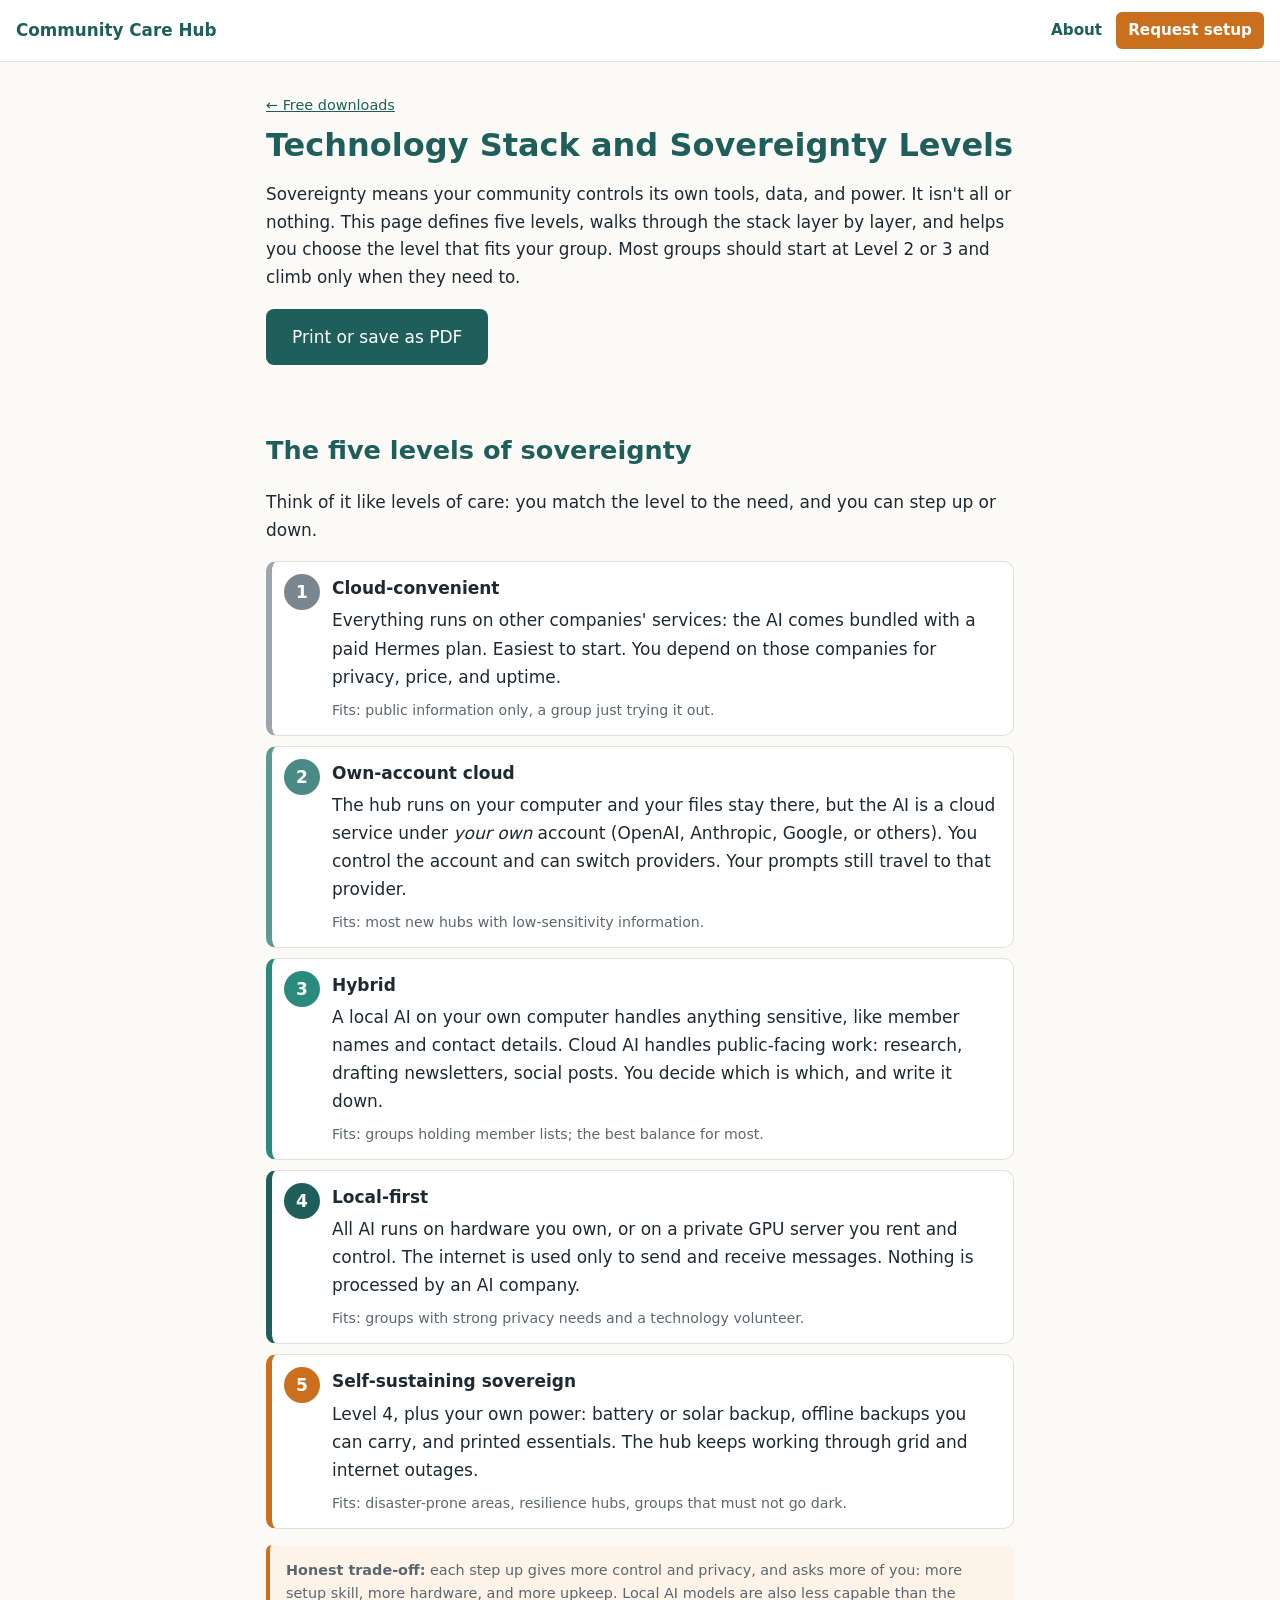
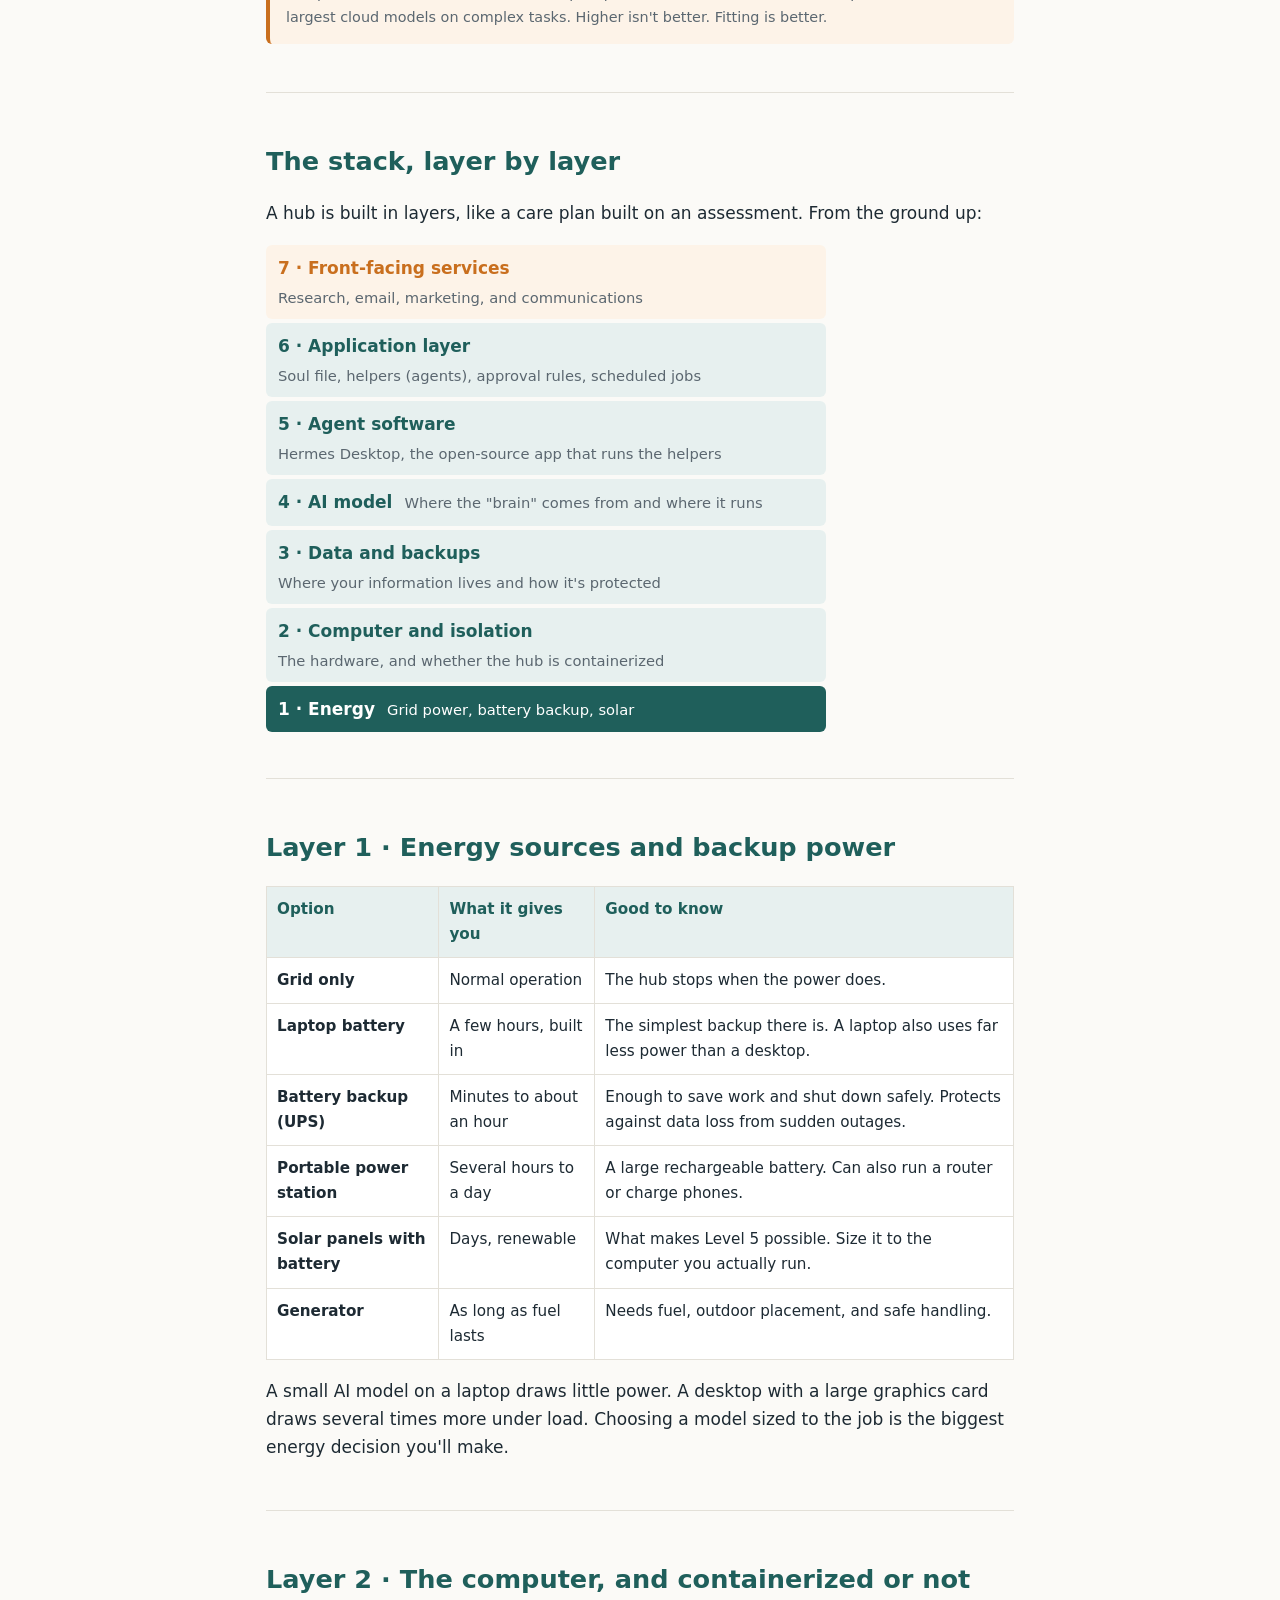
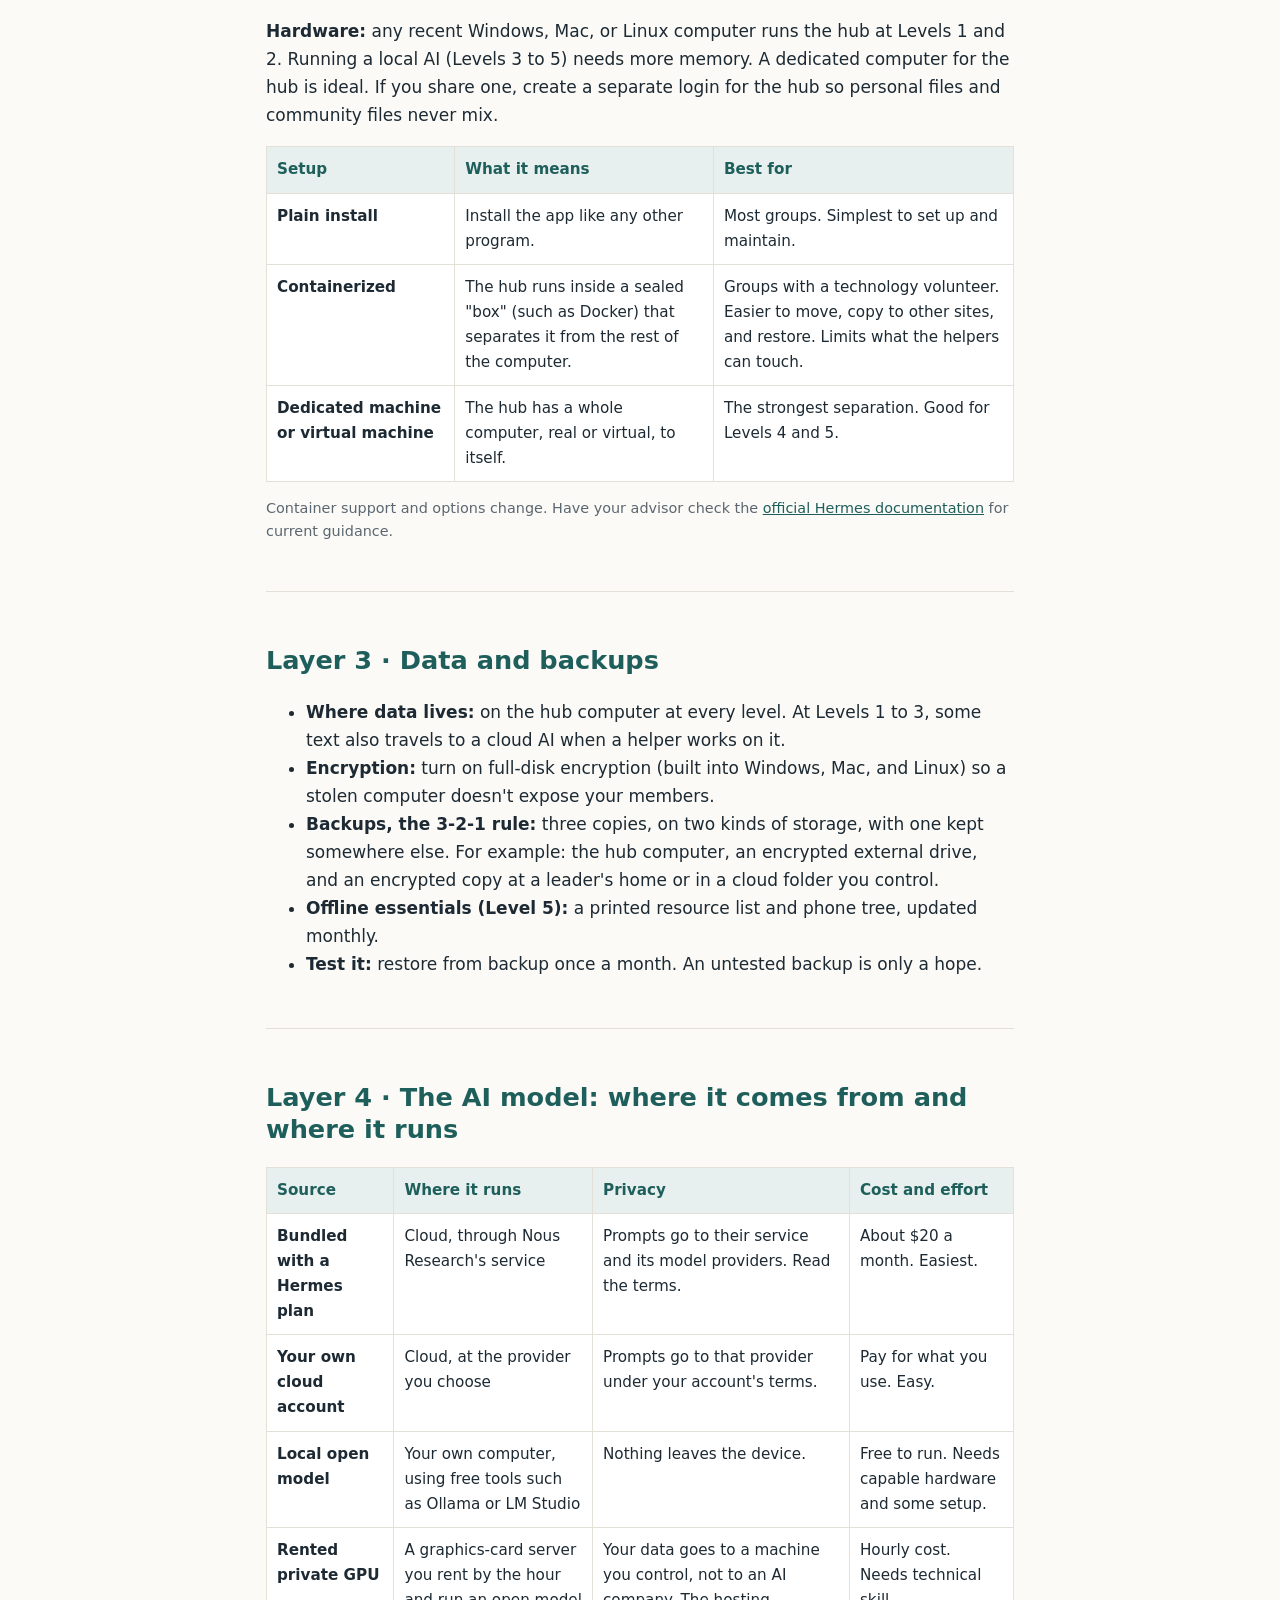
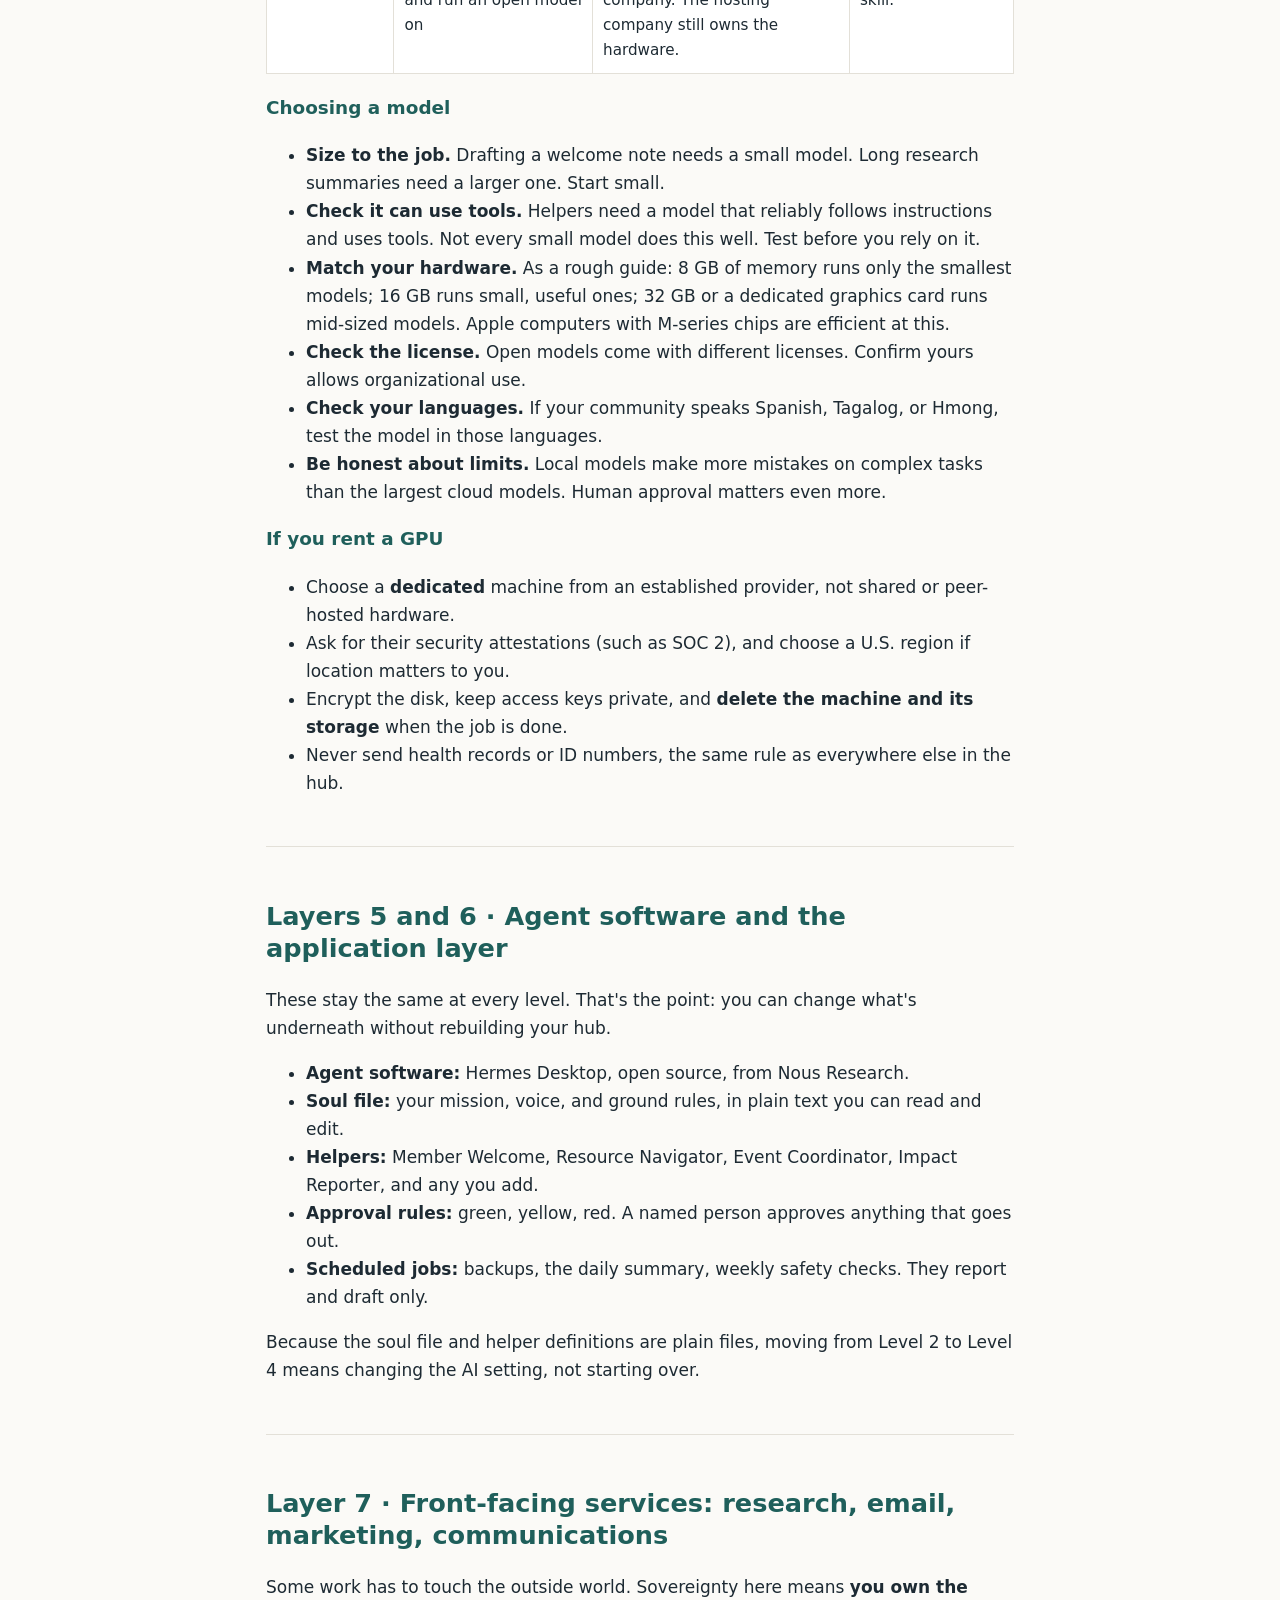
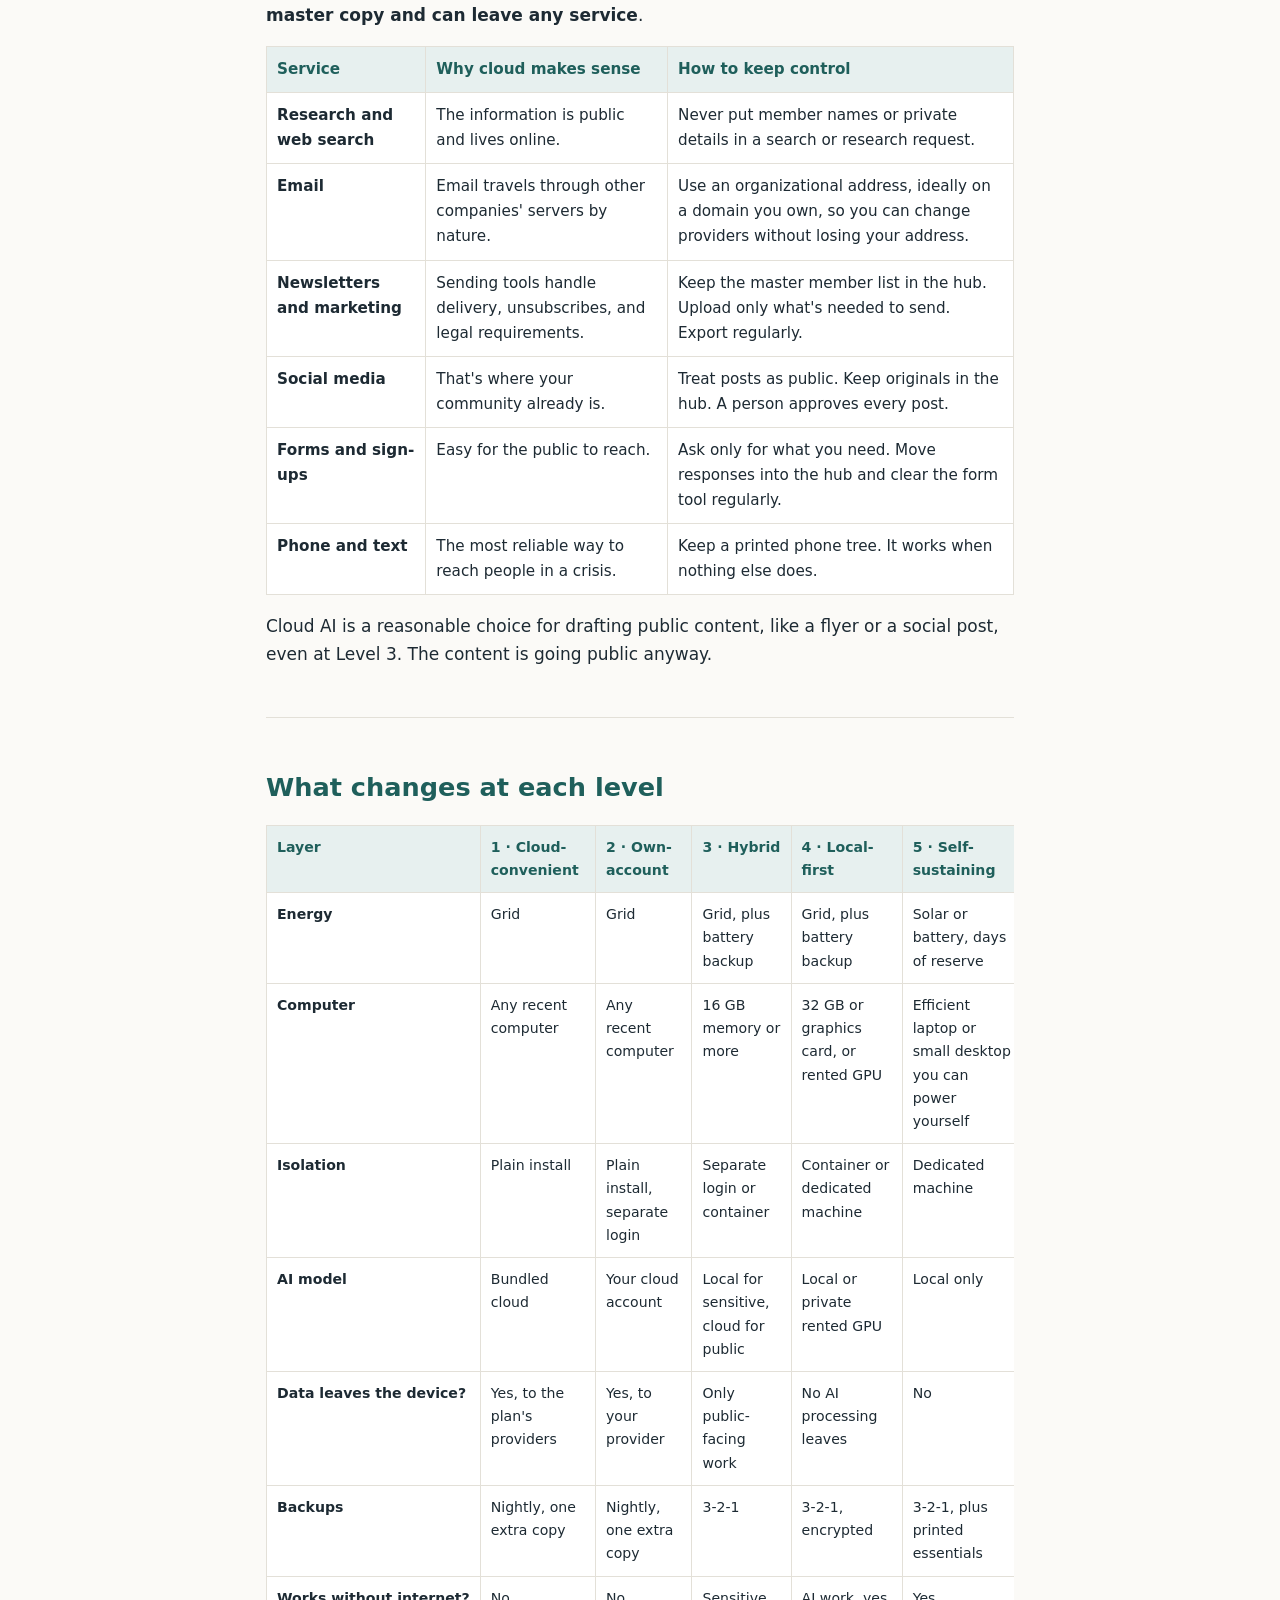
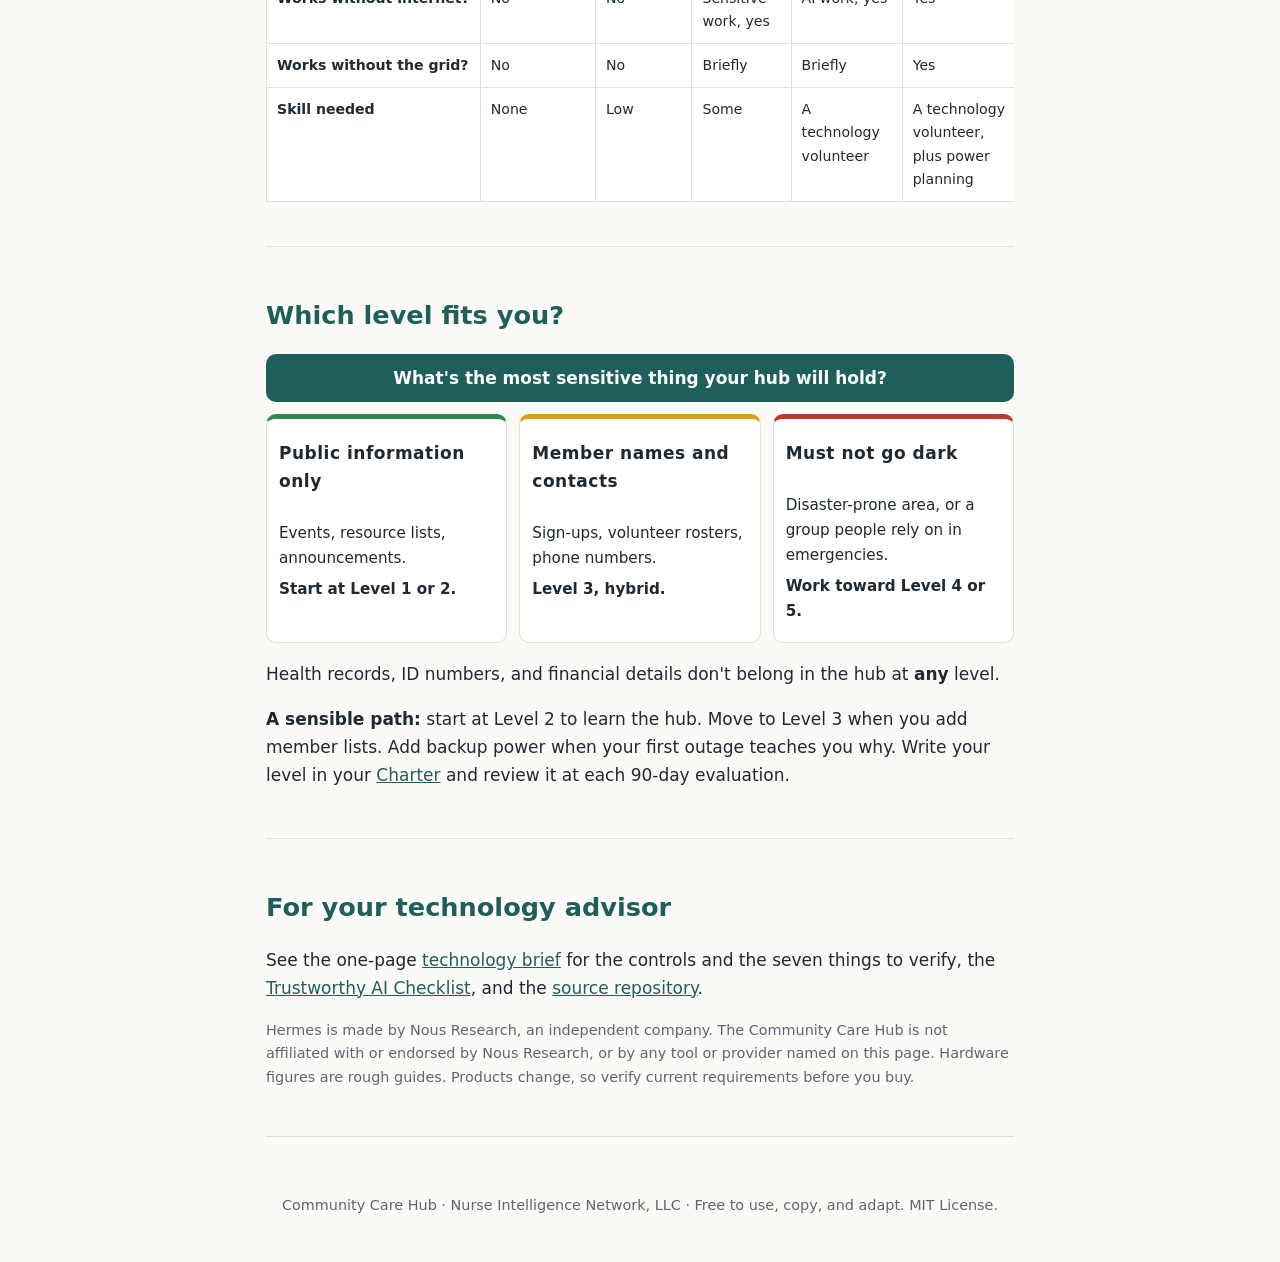
<file: technology-stack.html>
<!DOCTYPE html>
<html lang="en"><head><meta charset="utf-8"><meta name="viewport" content="width=device-width,initial-scale=1">
<title>Technology Stack and Sovereignty Levels | Community Care Hub</title>
<link rel="canonical" href="https://nurse-ai-os.org/community-care-hub/technology-stack.html">
<link rel="stylesheet" href="style.css">
</head><body>
<nav><a href="index.html" class="brand">Community Care Hub</a><span><a href="about.html">About</a><a href="https://form.jotform.com/263173142192048" class="navbtn">Request setup</a></span></nav>
<main class="doc guide">
<p class="crumb"><a href="index.html#downloads">&larr; Free downloads</a></p>
<h1>Technology Stack and Sovereignty Levels</h1>
<p class="lead">Sovereignty means your community controls its own tools, data, and power. It isn't all or nothing. This page defines five levels, walks through the stack layer by layer, and helps you choose the level that fits your group. Most groups should start at Level 2 or 3 and climb only when they need to.</p>
<p class="noprint"><button class="btn alt" onclick="window.print()">Print or save as PDF</button></p>

<section>
<h2>The five levels of sovereignty</h2>
<p>Think of it like levels of care: you match the level to the need, and you can step up or down.</p>
<div class="levels">
  <div class="level l1"><span class="n">1</span><div><b>Cloud-convenient</b><p>Everything runs on other companies' services: the AI comes bundled with a paid Hermes plan. Easiest to start. You depend on those companies for privacy, price, and uptime.</p><small>Fits: public information only, a group just trying it out.</small></div></div>
  <div class="level l2"><span class="n">2</span><div><b>Own-account cloud</b><p>The hub runs on your computer and your files stay there, but the AI is a cloud service under <i>your own</i> account (OpenAI, Anthropic, Google, or others). You control the account and can switch providers. Your prompts still travel to that provider.</p><small>Fits: most new hubs with low-sensitivity information.</small></div></div>
  <div class="level l3"><span class="n">3</span><div><b>Hybrid</b><p>A local AI on your own computer handles anything sensitive, like member names and contact details. Cloud AI handles public-facing work: research, drafting newsletters, social posts. You decide which is which, and write it down.</p><small>Fits: groups holding member lists; the best balance for most.</small></div></div>
  <div class="level l4"><span class="n">4</span><div><b>Local-first</b><p>All AI runs on hardware you own, or on a private GPU server you rent and control. The internet is used only to send and receive messages. Nothing is processed by an AI company.</p><small>Fits: groups with strong privacy needs and a technology volunteer.</small></div></div>
  <div class="level l5"><span class="n">5</span><div><b>Self-sustaining sovereign</b><p>Level 4, plus your own power: battery or solar backup, offline backups you can carry, and printed essentials. The hub keeps working through grid and internet outages.</p><small>Fits: disaster-prone areas, resilience hubs, groups that must not go dark.</small></div></div>
</div>
<p class="note small"><b>Honest trade-off:</b> each step up gives more control and privacy, and asks more of you: more setup skill, more hardware, and more upkeep. Local AI models are also less capable than the largest cloud models on complex tasks. Higher isn't better. Fitting is better.</p>
</section>

<section>
<h2>The stack, layer by layer</h2>
<p>A hub is built in layers, like a care plan built on an assessment. From the ground up:</p>
<div class="stack">
  <div class="layer top"><b>7 · Front-facing services</b><span>Research, email, marketing, and communications</span></div>
  <div class="layer"><b>6 · Application layer</b><span>Soul file, helpers (agents), approval rules, scheduled jobs</span></div>
  <div class="layer"><b>5 · Agent software</b><span>Hermes Desktop, the open-source app that runs the helpers</span></div>
  <div class="layer"><b>4 · AI model</b><span>Where the "brain" comes from and where it runs</span></div>
  <div class="layer"><b>3 · Data and backups</b><span>Where your information lives and how it's protected</span></div>
  <div class="layer"><b>2 · Computer and isolation</b><span>The hardware, and whether the hub is containerized</span></div>
  <div class="layer base"><b>1 · Energy</b><span>Grid power, battery backup, solar</span></div>
</div>
</section>

<section>
<h2>Layer 1 · Energy sources and backup power</h2>
<div class="tablewrap"><table><thead><tr><th>Option</th><th>What it gives you</th><th>Good to know</th></tr></thead><tbody>
<tr><td><b>Grid only</b></td><td>Normal operation</td><td>The hub stops when the power does.</td></tr>
<tr><td><b>Laptop battery</b></td><td>A few hours, built in</td><td>The simplest backup there is. A laptop also uses far less power than a desktop.</td></tr>
<tr><td><b>Battery backup (UPS)</b></td><td>Minutes to about an hour</td><td>Enough to save work and shut down safely. Protects against data loss from sudden outages.</td></tr>
<tr><td><b>Portable power station</b></td><td>Several hours to a day</td><td>A large rechargeable battery. Can also run a router or charge phones.</td></tr>
<tr><td><b>Solar panels with battery</b></td><td>Days, renewable</td><td>What makes Level 5 possible. Size it to the computer you actually run.</td></tr>
<tr><td><b>Generator</b></td><td>As long as fuel lasts</td><td>Needs fuel, outdoor placement, and safe handling.</td></tr>
</tbody></table></div>
<p>A small AI model on a laptop draws little power. A desktop with a large graphics card draws several times more under load. Choosing a model sized to the job is the biggest energy decision you'll make.</p>
</section>

<section>
<h2>Layer 2 · The computer, and containerized or not</h2>
<p><b>Hardware:</b> any recent Windows, Mac, or Linux computer runs the hub at Levels 1 and 2. Running a local AI (Levels 3 to 5) needs more memory. A dedicated computer for the hub is ideal. If you share one, create a separate login for the hub so personal files and community files never mix.</p>
<div class="tablewrap"><table><thead><tr><th>Setup</th><th>What it means</th><th>Best for</th></tr></thead><tbody>
<tr><td><b>Plain install</b></td><td>Install the app like any other program.</td><td>Most groups. Simplest to set up and maintain.</td></tr>
<tr><td><b>Containerized</b></td><td>The hub runs inside a sealed "box" (such as Docker) that separates it from the rest of the computer.</td><td>Groups with a technology volunteer. Easier to move, copy to other sites, and restore. Limits what the helpers can touch.</td></tr>
<tr><td><b>Dedicated machine or virtual machine</b></td><td>The hub has a whole computer, real or virtual, to itself.</td><td>The strongest separation. Good for Levels 4 and 5.</td></tr>
</tbody></table></div>
<p class="small">Container support and options change. Have your advisor check the <a href="https://hermes-agent.nousresearch.com/docs">official Hermes documentation</a> for current guidance.</p>
</section>

<section>
<h2>Layer 3 · Data and backups</h2>
<ul>
<li><b>Where data lives:</b> on the hub computer at every level. At Levels 1 to 3, some text also travels to a cloud AI when a helper works on it.</li>
<li><b>Encryption:</b> turn on full-disk encryption (built into Windows, Mac, and Linux) so a stolen computer doesn't expose your members.</li>
<li><b>Backups, the 3-2-1 rule:</b> three copies, on two kinds of storage, with one kept somewhere else. For example: the hub computer, an encrypted external drive, and an encrypted copy at a leader's home or in a cloud folder you control.</li>
<li><b>Offline essentials (Level 5):</b> a printed resource list and phone tree, updated monthly.</li>
<li><b>Test it:</b> restore from backup once a month. An untested backup is only a hope.</li>
</ul>
</section>

<section>
<h2>Layer 4 · The AI model: where it comes from and where it runs</h2>
<div class="tablewrap"><table><thead><tr><th>Source</th><th>Where it runs</th><th>Privacy</th><th>Cost and effort</th></tr></thead><tbody>
<tr><td><b>Bundled with a Hermes plan</b></td><td>Cloud, through Nous Research's service</td><td>Prompts go to their service and its model providers. Read the terms.</td><td>About $20 a month. Easiest.</td></tr>
<tr><td><b>Your own cloud account</b></td><td>Cloud, at the provider you choose</td><td>Prompts go to that provider under your account's terms.</td><td>Pay for what you use. Easy.</td></tr>
<tr><td><b>Local open model</b></td><td>Your own computer, using free tools such as Ollama or LM Studio</td><td>Nothing leaves the device.</td><td>Free to run. Needs capable hardware and some setup.</td></tr>
<tr><td><b>Rented private GPU</b></td><td>A graphics-card server you rent by the hour and run an open model on</td><td>Your data goes to a machine you control, not to an AI company. The hosting company still owns the hardware.</td><td>Hourly cost. Needs technical skill.</td></tr>
</tbody></table></div>

<h3>Choosing a model</h3>
<ul>
<li><b>Size to the job.</b> Drafting a welcome note needs a small model. Long research summaries need a larger one. Start small.</li>
<li><b>Check it can use tools.</b> Helpers need a model that reliably follows instructions and uses tools. Not every small model does this well. Test before you rely on it.</li>
<li><b>Match your hardware.</b> As a rough guide: 8 GB of memory runs only the smallest models; 16 GB runs small, useful ones; 32 GB or a dedicated graphics card runs mid-sized models. Apple computers with M-series chips are efficient at this.</li>
<li><b>Check the license.</b> Open models come with different licenses. Confirm yours allows organizational use.</li>
<li><b>Check your languages.</b> If your community speaks Spanish, Tagalog, or Hmong, test the model in those languages.</li>
<li><b>Be honest about limits.</b> Local models make more mistakes on complex tasks than the largest cloud models. Human approval matters even more.</li>
</ul>

<h3>If you rent a GPU</h3>
<ul>
<li>Choose a <b>dedicated</b> machine from an established provider, not shared or peer-hosted hardware.</li>
<li>Ask for their security attestations (such as SOC 2), and choose a U.S. region if location matters to you.</li>
<li>Encrypt the disk, keep access keys private, and <b>delete the machine and its storage</b> when the job is done.</li>
<li>Never send health records or ID numbers, the same rule as everywhere else in the hub.</li>
</ul>
</section>

<section>
<h2>Layers 5 and 6 · Agent software and the application layer</h2>
<p>These stay the same at every level. That's the point: you can change what's underneath without rebuilding your hub.</p>
<ul>
<li><b>Agent software:</b> Hermes Desktop, open source, from Nous Research.</li>
<li><b>Soul file:</b> your mission, voice, and ground rules, in plain text you can read and edit.</li>
<li><b>Helpers:</b> Member Welcome, Resource Navigator, Event Coordinator, Impact Reporter, and any you add.</li>
<li><b>Approval rules:</b> green, yellow, red. A named person approves anything that goes out.</li>
<li><b>Scheduled jobs:</b> backups, the daily summary, weekly safety checks. They report and draft only.</li>
</ul>
<p>Because the soul file and helper definitions are plain files, moving from Level 2 to Level 4 means changing the AI setting, not starting over.</p>
</section>

<section>
<h2>Layer 7 · Front-facing services: research, email, marketing, communications</h2>
<p>Some work has to touch the outside world. Sovereignty here means <b>you own the master copy and can leave any service</b>.</p>
<div class="tablewrap"><table><thead><tr><th>Service</th><th>Why cloud makes sense</th><th>How to keep control</th></tr></thead><tbody>
<tr><td><b>Research and web search</b></td><td>The information is public and lives online.</td><td>Never put member names or private details in a search or research request.</td></tr>
<tr><td><b>Email</b></td><td>Email travels through other companies' servers by nature.</td><td>Use an organizational address, ideally on a domain you own, so you can change providers without losing your address.</td></tr>
<tr><td><b>Newsletters and marketing</b></td><td>Sending tools handle delivery, unsubscribes, and legal requirements.</td><td>Keep the master member list in the hub. Upload only what's needed to send. Export regularly.</td></tr>
<tr><td><b>Social media</b></td><td>That's where your community already is.</td><td>Treat posts as public. Keep originals in the hub. A person approves every post.</td></tr>
<tr><td><b>Forms and sign-ups</b></td><td>Easy for the public to reach.</td><td>Ask only for what you need. Move responses into the hub and clear the form tool regularly.</td></tr>
<tr><td><b>Phone and text</b></td><td>The most reliable way to reach people in a crisis.</td><td>Keep a printed phone tree. It works when nothing else does.</td></tr>
</tbody></table></div>
<p>Cloud AI is a reasonable choice for drafting public content, like a flyer or a social post, even at Level 3. The content is going public anyway.</p>
</section>

<section>
<h2>What changes at each level</h2>
<div class="tablewrap"><table class="matrix"><thead><tr><th>Layer</th><th>1 · Cloud-convenient</th><th>2 · Own-account</th><th>3 · Hybrid</th><th>4 · Local-first</th><th>5 · Self-sustaining</th></tr></thead><tbody>
<tr><td><b>Energy</b></td><td>Grid</td><td>Grid</td><td>Grid, plus battery backup</td><td>Grid, plus battery backup</td><td>Solar or battery, days of reserve</td></tr>
<tr><td><b>Computer</b></td><td>Any recent computer</td><td>Any recent computer</td><td>16 GB memory or more</td><td>32 GB or graphics card, or rented GPU</td><td>Efficient laptop or small desktop you can power yourself</td></tr>
<tr><td><b>Isolation</b></td><td>Plain install</td><td>Plain install, separate login</td><td>Separate login or container</td><td>Container or dedicated machine</td><td>Dedicated machine</td></tr>
<tr><td><b>AI model</b></td><td>Bundled cloud</td><td>Your cloud account</td><td>Local for sensitive, cloud for public</td><td>Local or private rented GPU</td><td>Local only</td></tr>
<tr><td><b>Data leaves the device?</b></td><td>Yes, to the plan's providers</td><td>Yes, to your provider</td><td>Only public-facing work</td><td>No AI processing leaves</td><td>No</td></tr>
<tr><td><b>Backups</b></td><td>Nightly, one extra copy</td><td>Nightly, one extra copy</td><td>3-2-1</td><td>3-2-1, encrypted</td><td>3-2-1, plus printed essentials</td></tr>
<tr><td><b>Works without internet?</b></td><td>No</td><td>No</td><td>Sensitive work, yes</td><td>AI work, yes</td><td>Yes</td></tr>
<tr><td><b>Works without the grid?</b></td><td>No</td><td>No</td><td>Briefly</td><td>Briefly</td><td>Yes</td></tr>
<tr><td><b>Skill needed</b></td><td>None</td><td>Low</td><td>Some</td><td>A technology volunteer</td><td>A technology volunteer, plus power planning</td></tr>
</tbody></table></div>
</section>

<section>
<h2>Which level fits you?</h2>
<div class="decide">
  <div class="q">What's the most sensitive thing your hub will hold?</div>
  <div class="branches">
    <div class="branch green"><span class="tag">Public information only</span><p>Events, resource lists, announcements.</p><p class="pick"><b>Start at Level 1 or 2.</b></p></div>
    <div class="branch yellow"><span class="tag">Member names and contacts</span><p>Sign-ups, volunteer rosters, phone numbers.</p><p class="pick"><b>Level 3, hybrid.</b></p></div>
    <div class="branch red"><span class="tag">Must not go dark</span><p>Disaster-prone area, or a group people rely on in emergencies.</p><p class="pick"><b>Work toward Level 4 or 5.</b></p></div>
  </div>
</div>
<p>Health records, ID numbers, and financial details don't belong in the hub at <b>any</b> level.</p>
<p><b>A sensible path:</b> start at Level 2 to learn the hub. Move to Level 3 when you add member lists. Add backup power when your first outage teaches you why. Write your level in your <a href="charter.html">Charter</a> and review it at each 90-day evaluation.</p>
</section>

<section>
<h2>For your technology advisor</h2>
<p>See the one-page <a href="briefs/brief-technology-advisors.pdf">technology brief</a> for the controls and the seven things to verify, the <a href="checklist.html">Trustworthy AI Checklist</a>, and the <a href="https://github.com/AI-Nurse-Solutions/community-care-hub">source repository</a>.</p>
<p class="small">Hermes is made by Nous Research, an independent company. The Community Care Hub is not affiliated with or endorsed by Nous Research, or by any tool or provider named on this page. Hardware figures are rough guides. Products change, so verify current requirements before you buy.</p>
</section>
</main>
<footer><p>Community Care Hub &middot; Nurse Intelligence Network, LLC &middot; Free to use, copy, and adapt. MIT License.</p></footer>
</body></html>
</file>
<file: style.css>
:root{--teal:#1f5f5b;--teal-soft:#e7f0ef;--orange:#c96f1e;--ink:#1d2a33;--muted:#5b6770;--line:#e3e0d8;--bg:#fbfaf7}
*{box-sizing:border-box}
body{font-family:system-ui,-apple-system,Segoe UI,Roboto,sans-serif;margin:0;color:var(--ink);line-height:1.65;background:var(--bg);font-size:17px}
nav{display:flex;justify-content:space-between;align-items:center;padding:12px 16px;background:#fff;border-bottom:1px solid var(--line);position:sticky;top:0;z-index:10;gap:12px}
nav a{color:var(--teal);text-decoration:none;margin-left:14px;font-weight:600;font-size:.95rem}
nav .brand{margin-left:0;font-size:1.05rem}
nav .navbtn{background:var(--orange);color:#fff;padding:6px 12px;border-radius:6px}
header{background:var(--teal);color:#fff;padding:64px 16px;text-align:center}
header.small{padding:48px 16px}
header h1{margin:0 0 12px;font-size:2.4rem;line-height:1.2}
header p{max-width:640px;margin:0 auto 12px;font-size:1.15rem}
.tag{display:inline-block;margin:8px 0 20px;font-weight:700;letter-spacing:.03em}
main{max-width:780px;margin:0 auto;padding:12px 16px}
section{padding:32px 0;border-bottom:1px solid var(--line)}
h2{color:var(--teal);font-size:1.6rem;line-height:1.25}
h3{color:var(--teal);font-size:1.15rem}
a{color:var(--teal)}
.btn{display:inline-block;background:var(--orange);color:#fff;padding:14px 26px;border-radius:8px;text-decoration:none;font-weight:700}
.btn.alt{background:var(--teal)}
header .btn{background:var(--orange);color:#fff}
.tiers{display:grid;grid-template-columns:repeat(auto-fit,minmax(200px,1fr));gap:14px}
.tiers div{background:#fff;border:1px solid var(--line);border-radius:10px;padding:16px}
.tiers h3{margin-top:0}
.tablewrap{overflow-x:auto;margin:12px 0}
table{border-collapse:collapse;width:100%;background:#fff;font-size:.95rem}
th,td{border:1px solid var(--line);padding:10px;text-align:left;vertical-align:top}
th{background:var(--teal-soft);color:var(--teal)}
.note{background:#fdf3e8;border-left:4px solid var(--orange);padding:14px 16px;border-radius:6px;margin:16px 0}
.cta{text-align:center}
footer{text-align:center;padding:30px 16px;font-size:.9rem;color:var(--muted)}
@media (max-width:520px){header h1{font-size:1.9rem}nav a{margin-left:8px;font-size:.85rem}}
.fig{margin:16px 0 20px;border-radius:12px;overflow:hidden;background:var(--teal-soft)}
.fig img{display:block;width:100%;height:auto;aspect-ratio:16/9;object-fit:cover}
.hero-fig{margin-top:-40px;box-shadow:0 8px 24px rgba(29,42,51,.12)}
.fig-row{display:grid;grid-template-columns:repeat(auto-fit,minmax(200px,1fr));gap:12px;margin:16px 0}
.fig-row .fig{margin:0}
.fig-row .fig img{aspect-ratio:4/3}
.vid-grid{display:grid;grid-template-columns:repeat(auto-fit,minmax(160px,1fr));gap:14px;margin-top:16px}
.vid{margin:0}
.vid-frame{position:relative;aspect-ratio:9/16;border-radius:12px;overflow:hidden;background:var(--ink)}
.vid-frame.wide{aspect-ratio:16/9}
.feature{background:#fff;border:1px solid var(--line);border-left:6px solid var(--orange);border-radius:12px;padding:16px;margin:16px 0 24px}
.feature h3{margin-top:0}
.vid-frame iframe{position:absolute;inset:0;width:100%;height:100%;border:0}
.vid figcaption{font-size:.9rem;font-weight:600;color:var(--teal);margin-top:8px;line-height:1.35}
.doc h1{color:var(--teal);font-size:2rem;line-height:1.2;margin:8px 0 12px}
.doc .lead{font-size:1.05rem}
.crumb{margin:20px 0 0;font-size:.9rem}
.line{display:inline-block;min-width:180px;border-bottom:1px solid var(--muted);height:1.2em;vertical-align:bottom}
.sign{display:flex;flex-wrap:wrap;gap:24px;margin:16px 0}
.sign .line{flex:1 1 180px}
td.fill{min-width:140px}
td.box{text-align:center;font-size:1.2rem}
ul.checks{list-style:none;padding-left:0}
ul.checks li{margin:8px 0}
.fine{font-size:.9rem;color:var(--muted);font-style:italic}
button.btn{border:0;cursor:pointer;font:inherit}
@media print{nav,footer,.noprint,.crumb{display:none}body{background:#fff;font-size:12pt}main{max-width:none;padding:0}section{padding:12px 0;break-inside:avoid}a{color:inherit;text-decoration:none}}
nav span{display:flex;align-items:center;flex-shrink:0}
nav .navbtn{white-space:nowrap}
/* setup guide */
.guide h2 small.when{display:block;font-size:.85rem;font-weight:600;color:var(--muted);margin-top:4px}
.facts{display:grid;grid-template-columns:repeat(auto-fit,minmax(180px,1fr));gap:12px;margin:20px 0}
.facts div{background:#fff;border:1px solid var(--line);border-radius:10px;padding:12px 14px}
.facts b{display:block;color:var(--teal);font-size:.8rem;text-transform:uppercase;letter-spacing:.05em}
.facts span{font-size:.95rem}
.roadmap{display:grid;grid-template-columns:repeat(auto-fit,minmax(240px,1fr));gap:18px;margin-top:16px}
.day h3{margin:0 0 10px}
.stage{display:flex;gap:12px;align-items:center;background:#fff;border:1px solid var(--line);border-radius:10px;padding:10px 12px}
.stage .n{flex:0 0 32px;height:32px;border-radius:50%;background:var(--teal);color:#fff;display:flex;align-items:center;justify-content:center;font-weight:700}
.stage.go .n{background:var(--orange)}
.stage small{display:block;color:var(--muted);font-size:.85rem}
.arrow{text-align:center;color:var(--teal);font-weight:700;line-height:1.4}
.flow{display:flex;flex-wrap:wrap;align-items:stretch;gap:8px;margin:16px 0}
.fstep{flex:1 1 140px;background:var(--teal-soft);border-radius:10px;padding:10px 12px}
.fstep b{display:block;color:var(--ink)}
.fstep small{display:block;color:var(--muted);font-size:.85rem;margin-top:2px}
.farrow{align-self:center;color:var(--teal);font-weight:700}
.flow.crisis .fstep{background:#fdecea}
.decide{margin:16px 0}
.decide .q{background:var(--teal);color:#fff;font-weight:700;border-radius:10px;padding:10px 14px;text-align:center}
.branches{display:grid;grid-template-columns:repeat(auto-fit,minmax(200px,1fr));gap:12px;margin-top:12px}
.branch{background:#fff;border:1px solid var(--line);border-top:5px solid;border-radius:10px;padding:12px}
.branch p{margin:6px 0;font-size:.95rem}
.branch .tag{font-weight:700}
.branch.green{border-top-color:#2e8b57}.branch.yellow{border-top-color:#d4a017}.branch.red{border-top-color:#c0392b}
.lights{display:grid;gap:8px;margin:16px 0}
.lights div{border-left:6px solid;border-radius:6px;padding:8px 12px;background:#fff}
.lights .green{border-color:#2e8b57}.lights .yellow{border-color:#d4a017}.lights .red{border-color:#c0392b}
.lights b{margin-right:6px}
.done{background:#eef6ee;border-radius:8px;padding:10px 12px}
.note.small{font-size:.9rem}
@media (max-width:520px){.farrow{flex-basis:100%;text-align:center;transform:rotate(90deg)}}
@media print{.stage,.fstep,.branch,.facts div{break-inside:avoid}}
.plans{display:grid;grid-template-columns:repeat(auto-fit,minmax(200px,1fr));gap:10px;margin:10px 0}
.plan{background:#fff;border:1px solid var(--line);border-radius:10px;padding:10px 12px}
.plan.featured{border:2px solid var(--orange)}
.plan .tag{display:inline-block;font-weight:700;color:var(--teal);font-size:.85rem;text-transform:uppercase;letter-spacing:.04em}
.plan p{margin:6px 0 0;font-size:.95rem}
/* starter packs */
.cycle{display:grid;grid-template-columns:repeat(auto-fit,minmax(130px,1fr));gap:10px;margin:16px 0 8px;counter-reset:c}
.cstep{display:flex;gap:10px;align-items:flex-start;background:#fff;border:1px solid var(--line);border-radius:10px;padding:10px;position:relative}
.cstep .L{flex:0 0 34px;height:34px;border-radius:8px;background:var(--teal);color:#fff;font-weight:800;display:flex;align-items:center;justify-content:center;font-size:1.1rem}
.cstep small{display:block;color:var(--muted);font-size:.85rem;line-height:1.35;margin-top:2px}
.loopback{color:var(--teal);font-weight:600;font-size:.95rem}
.two{display:grid;grid-template-columns:repeat(auto-fit,minmax(240px,1fr));gap:16px}
.two h3{margin-top:0}
.formula{background:var(--teal-soft);border-radius:8px;padding:10px 14px}
.example{font-style:italic;color:var(--muted)}
.swot{display:grid;grid-template-columns:1fr 1fr;gap:8px;margin:12px 0}
.swot div{border-radius:10px;padding:12px;border-top:5px solid}
.swot b{display:block;font-size:1.05rem}
.swot small{display:block;color:var(--muted);text-transform:uppercase;font-size:.72rem;letter-spacing:.05em}
.swot p{margin:6px 0 0;font-size:.92rem}
.swot .s{background:#eef6ee;border-color:#2e8b57}.swot .w{background:#fdf3e8;border-color:#d4a017}
.swot .o{background:#e9f2fb;border-color:#2b6cb0}.swot .t{background:#fdecea;border-color:#c0392b}
.pack h2{border-left:6px solid var(--orange);padding-left:10px}
table.outline th{width:150px;background:var(--teal-soft);color:var(--teal);vertical-align:top}
@media (max-width:520px){.swot{grid-template-columns:1fr}table.outline th{width:110px}}
/* media kit */
.copybox{background:#fff;border:1px solid var(--line);border-radius:10px;padding:12px 14px;margin:12px 0}
.copyhead{display:flex;justify-content:space-between;align-items:center;gap:8px}
.copyhead b{color:var(--teal);font-size:.85rem;text-transform:uppercase;letter-spacing:.05em}
button.copy{border:1px solid var(--teal);background:#fff;color:var(--teal);border-radius:6px;padding:4px 12px;font:inherit;font-size:.85rem;font-weight:600;cursor:pointer}
.copybox p{margin:8px 0 0}
.three{display:grid;grid-template-columns:repeat(auto-fit,minmax(200px,1fr));gap:12px}
.three div,.why div{background:#fff;border:1px solid var(--line);border-radius:10px;padding:12px 14px}
.three h3,.why h3{margin-top:0;font-size:1.05rem}
.why{display:grid;gap:12px}
.eco{display:grid;gap:10px;margin:16px 0}
.eco small{display:block;color:var(--muted);font-size:.9rem;margin-top:4px}
.eco-top{background:var(--teal);color:#fff;border-radius:10px;padding:12px 14px}
.eco-top small{color:#d9ebe9}
.eco-top .status{background:#fff;color:var(--teal);border-radius:20px;padding:1px 8px;font-size:.75rem;font-weight:700;margin-left:6px}
.eco-gov{background:var(--teal-soft);border-radius:10px;padding:12px 14px;border:1px dashed var(--teal)}
.eco-row{display:flex;flex-wrap:wrap;gap:8px;align-items:stretch}
.eco-card{flex:1 1 160px;background:#fff;border:1px solid var(--line);border-radius:10px;padding:12px}
.eco-card.hub{border:2px solid var(--orange)}
.eco-card .who{display:block;font-size:.72rem;text-transform:uppercase;letter-spacing:.05em;color:var(--orange);font-weight:700}
.eco-arrow{align-self:center;color:var(--teal);font-weight:700}
.eco-base{background:#fdf3e8;border-radius:10px;padding:12px 14px}
blockquote{border-left:4px solid var(--orange);margin:10px 0;padding:6px 14px;font-style:italic;background:#fff;border-radius:0 8px 8px 0}
.sel{user-select:all;font-weight:600}
p.small{font-size:.9rem;color:var(--muted)}
@media (max-width:520px){.eco-arrow{flex-basis:100%;text-align:center;transform:rotate(90deg)}}
/* media kit banner */
.mk-banner{display:flex;align-items:center;gap:16px;margin:8px 0 8px;padding:18px 20px;border-radius:14px;text-decoration:none;color:#fff;background:linear-gradient(120deg,#1f5f5b 0%,#2b8a7e 40%,#e08a2e 80%,#c96f1e 100%);box-shadow:0 8px 22px rgba(201,111,30,.25);transition:transform .15s ease,box-shadow .15s ease}
.mk-banner:hover,.mk-banner:focus-visible{transform:translateY(-2px);box-shadow:0 12px 28px rgba(201,111,30,.35);outline:none}
.mk-banner:focus-visible{outline:3px solid #fff;outline-offset:-6px}
.mk-icon{flex:0 0 48px;height:48px;border-radius:50%;background:rgba(255,255,255,.2);display:flex;align-items:center;justify-content:center;font-size:1.5rem}
.mk-text{flex:1;min-width:0;display:flex;flex-direction:column}
.mk-kicker{font-size:.75rem;text-transform:uppercase;letter-spacing:.08em;opacity:.9;font-weight:700}
.mk-text b{font-size:1.5rem;line-height:1.2}
.mk-sub{font-size:.95rem;opacity:.95}
.mk-go{font-size:1.8rem;font-weight:700}
@media (prefers-reduced-motion:reduce){.mk-banner{transition:none}.mk-banner:hover{transform:none}}
@media (max-width:520px){.mk-banner{padding:14px;gap:12px}.mk-icon{flex-basis:40px;height:40px}.mk-text b{font-size:1.25rem}}
@media print{.mk-banner{display:none}}
.resilience{background:#eef4f9;border-left:5px solid #2b6cb0;border-radius:6px;padding:10px 14px;margin:12px 0}
.resilience b{color:#1d4f80}
.resilience.green{background:#eef6ee;border-left-color:#2e8b57}
.resilience.green b{color:#1f6b43}
/* messaging guide */
table.msgs td:first-child{width:22%}
table.msgs td:last-child{width:24%;color:var(--muted);font-size:.88rem}
.never{display:flex;flex-wrap:wrap;gap:8px}
.never span{background:#fdecea;border:1px solid #f1c4bf;color:#8a2a20;border-radius:20px;padding:4px 12px;font-size:.9rem;text-decoration:line-through;text-decoration-color:rgba(138,42,32,.45)}
@media print{.guide section{padding:8px 0}table.msgs{font-size:8.5pt}}
/* technology stack */
.levels{display:grid;gap:10px;margin:14px 0}
.level{display:flex;gap:12px;background:#fff;border:1px solid var(--line);border-left:6px solid var(--teal);border-radius:10px;padding:12px}
.level .n{flex:0 0 36px;height:36px;border-radius:50%;color:#fff;font-weight:800;display:flex;align-items:center;justify-content:center;background:var(--teal)}
.level p{margin:4px 0}
.level small{color:var(--muted)}
.level.l1{border-left-color:#9aa5ad}.level.l1 .n{background:#7b8790}
.level.l2{border-left-color:#5a9a94}.level.l2 .n{background:#4a8a84}
.level.l3{border-left-color:#2b8a7e}.level.l3 .n{background:#2b8a7e}
.level.l4{border-left-color:#1f5f5b}.level.l4 .n{background:#1f5f5b}
.level.l5{border-left-color:var(--orange)}.level.l5 .n{background:var(--orange)}
.stack{display:grid;gap:4px;margin:14px 0;max-width:560px}
.layer{display:flex;flex-wrap:wrap;gap:4px 12px;align-items:baseline;background:var(--teal-soft);border-radius:6px;padding:9px 12px}
.layer b{color:var(--teal)}
.layer span{color:var(--muted);font-size:.92rem}
.layer.top{background:#fdf3e8}.layer.top b{color:var(--orange)}
.layer.base{background:var(--teal)}.layer.base b,.layer.base span{color:#fff}
table.matrix{font-size:.88rem;min-width:760px}
table.matrix td:first-child{white-space:nowrap}
@media print{.level,.layer{break-inside:avoid}table.matrix{min-width:0;font-size:8pt}}
code{background:var(--teal-soft);padding:1px 5px;border-radius:4px;font-size:.92em;word-break:break-word}
.honor{display:flex;flex-wrap:wrap;gap:20px;align-items:center}
.honor blockquote{flex:1 1 280px;margin:0}
.portrait{flex:0 0 200px;margin:0 auto;text-align:center}
.portrait img{display:block;width:200px;height:200px;object-fit:cover;border-radius:12px;border:1px solid var(--line)}
.portrait figcaption{font-size:.9rem;font-weight:600;color:var(--teal);margin-top:8px}
</file>
